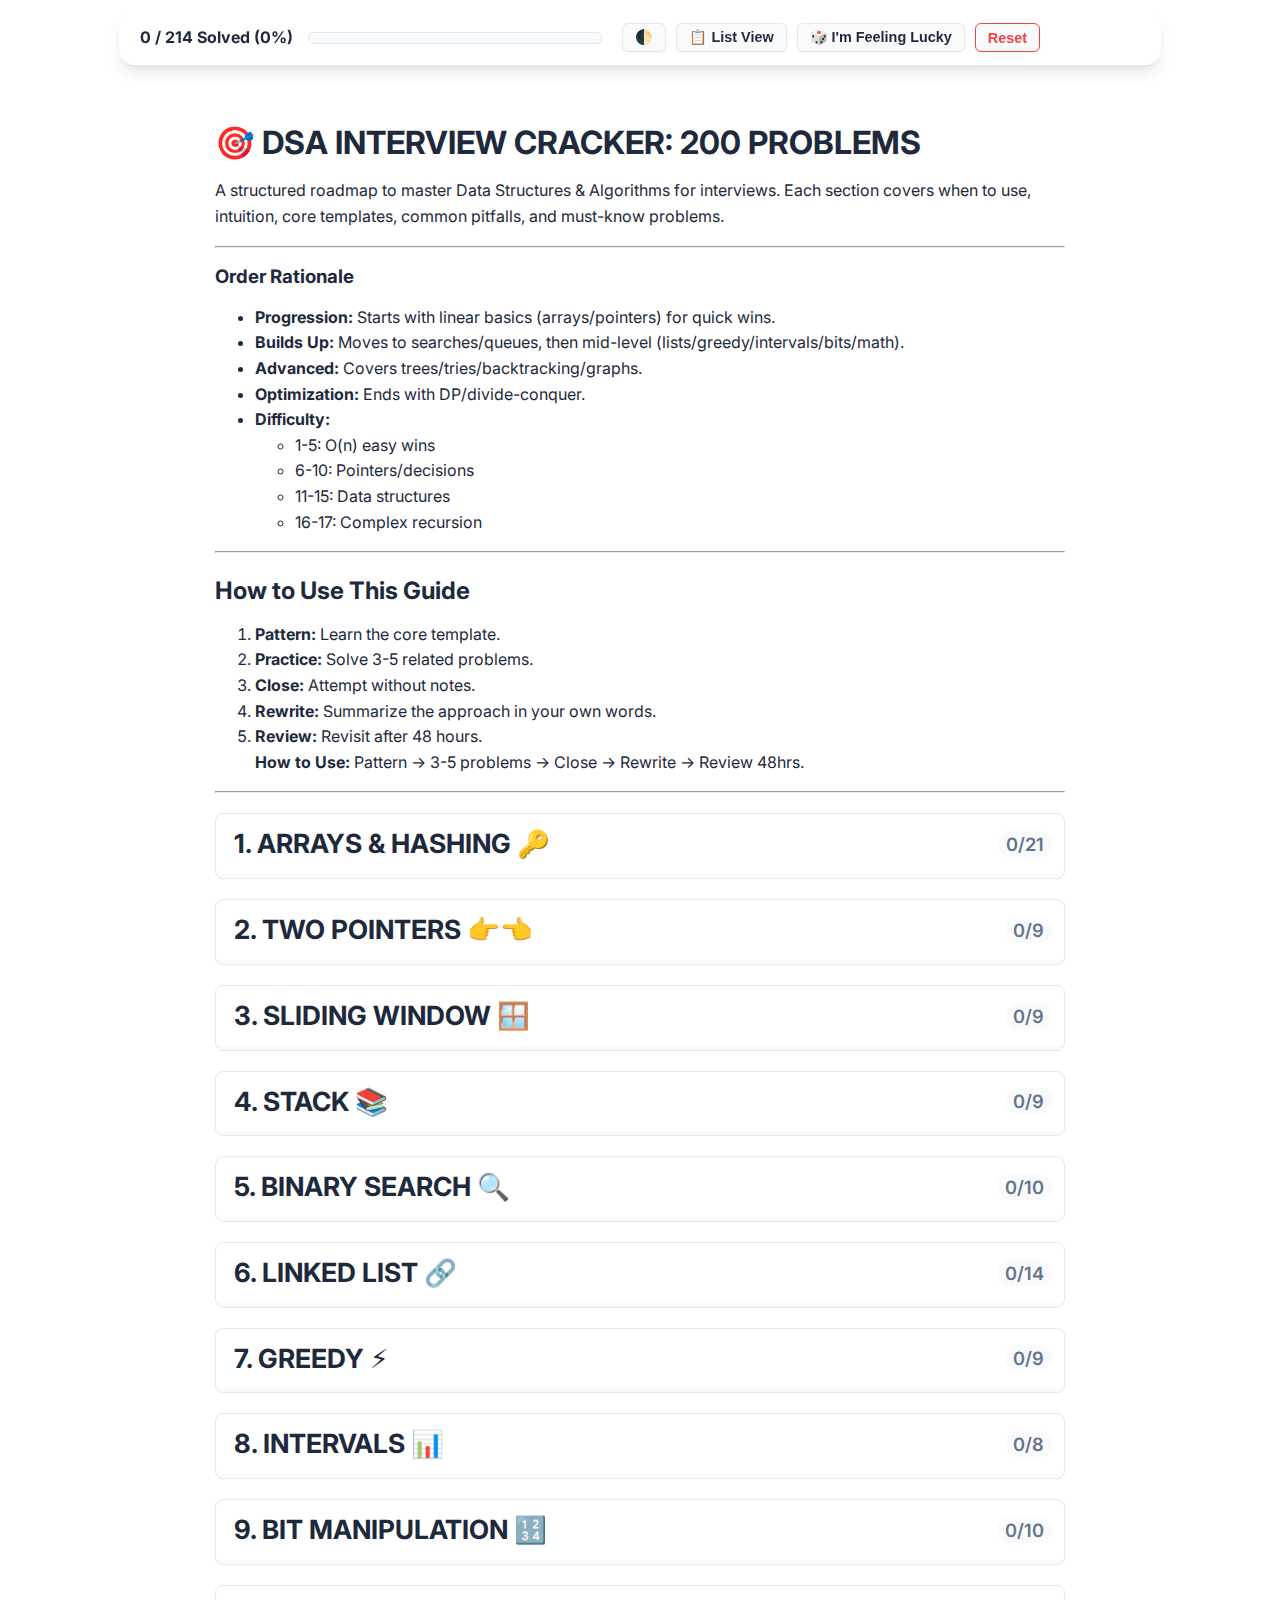
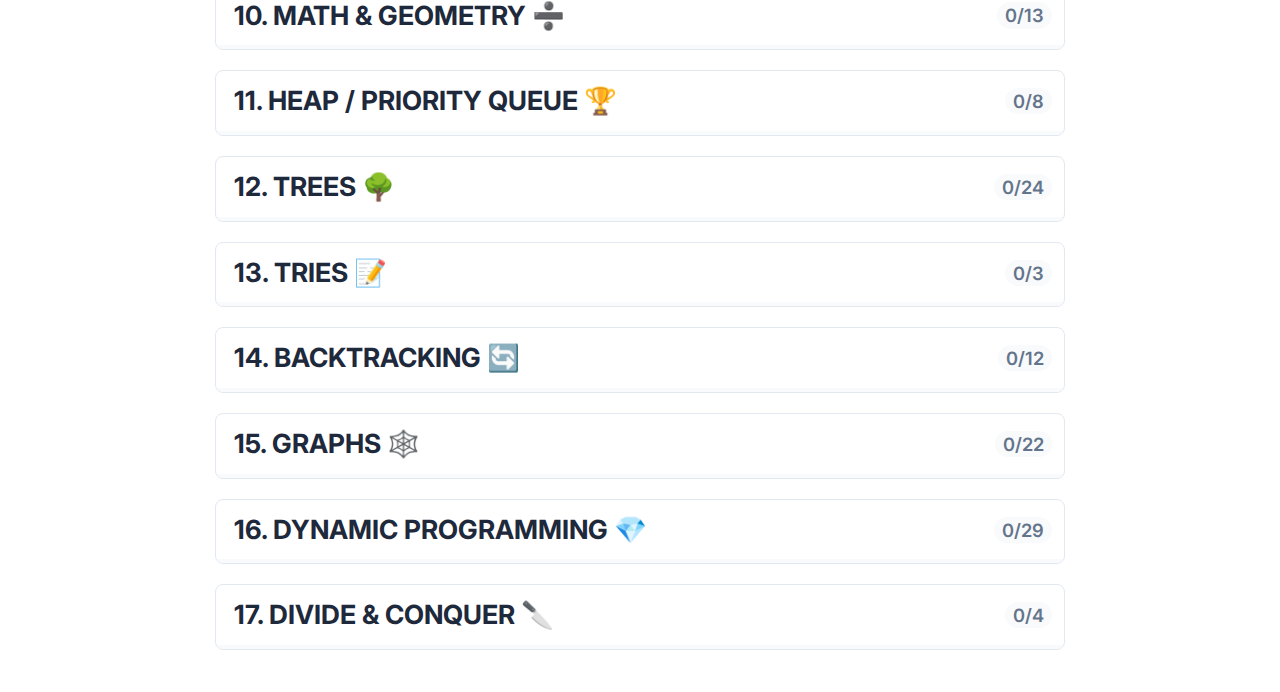
<file: index.html>
<!DOCTYPE html>
<html>
<head>
    <title>DSA</title>
    <meta charset="utf-8">
    <meta name="viewport" content="width=device-width, initial-scale=1.0">

    <link rel="preconnect" href="https://fonts.googleapis.com">
    <link rel="preconnect" href="https://fonts.gstatic.com" crossorigin>
    <link href="https://fonts.googleapis.com/css2?family=Inter:wght@400;500;600;700&display=swap" rel="stylesheet">
    <link rel="stylesheet"
        href="file:////Users/devesrawat/.vscode/extensions/shd101wyy.markdown-preview-enhanced-0.8.20/crossnote/dependencies/katex/katex.min.css">
    <style>
        html body {
            font-family: 'Helvetica Neue', Helvetica, 'Segoe UI', Arial, freesans, sans-serif;
            font-size: 16px;
            line-height: 1.6;
            color: var(--text-primary);
            background-color: var(--bg-primary);
            overflow: initial;
            box-sizing: border-box;
            word-wrap: break-word
        }

        html body h1,
        html body h2,
        html body h3,
        html body h4,
        html body h5,
        html body h6 {
            line-height: 1.2;
            margin-top: 1em;
            margin-bottom: 16px;
            color: var(--text-primary);
        }

        html body strong {
            color: var(--text-primary);
        }

        html body a {
            color: var(--accent-green);
            text-decoration: none
        }

        html body a:hover {
            color: var(--accent-green);
            text-decoration: underline;
        }

        /* Update Code Blocks for Dark Mode Support */
        code[class*=language-],
        pre[class*=language-] {
            color: var(--text-primary);
            background: 0 0;
            font-family: Consolas, "Liberation Mono", Menlo, Courier, monospace;
            text-align: left;
            line-height: 1.5;
        }

        pre[class*=language-] {
            padding: 1em;
            margin: .5em 0;
            overflow: auto;
            border-radius: 6px;
            background: var(--bg-secondary);
            border: 1px solid var(--border-color);
            box-shadow: inset 0 1px 2px rgba(0, 0, 0, 0.03);
        }

        :not(pre)>code[class*=language-] {
            background: var(--bg-secondary);
            color: var(--accent-danger);
            padding: .1em;
            border-radius: .3em;
        }

        /* Syntax Highlighting Tokens */
        .token.comment,
        .token.prolog,
        .token.doctype,
        .token.cdata {
            color: var(--token-comment);
            font-style: italic;
        }

        .token.punctuation {
            color: var(--text-secondary);
        }

        .token.namespace {
            opacity: .7;
        }

        .token.property,
        .token.tag,
        .token.boolean,
        .token.number,
        .token.constant,
        .token.symbol,
        .token.deleted {
            color: var(--token-number);
        }

        .token.selector,
        .token.attr-name,
        .token.string,
        .token.char,
        .token.builtin,
        .token.inserted {
            color: var(--token-string);
        }

        .token.operator,
        .token.entity,
        .token.url,
        .language-css .token.string,
        .style .token.string {
            color: var(--token-operator);
        }

        .token.atrule,
        .token.attr-value,
        .token.keyword {
            color: var(--token-keyword);
        }

        .token.function,
        .token.class-name {
            color: var(--token-function);
        }

        .token.regex,
        .token.important,
        .token.variable {
            color: var(--token-variable);
        }

        .token.bold {
            font-weight: bold;
        }

        .token.italic {
            font-style: italic;
        }

        /* Global List View Container */
        #dsa-global-list-view {
            display: none;
            padding: 20px;
            max-width: 900px;
            margin: 0 auto;
        }

        #dsa-global-list-view.active {
            display: block;
        }

        /* Hide main content when list view is active */
        body.view-mode-list .crossnote {
            display: none !important;
        }

        /* List Items in Global View */
        .dsa-list-item {
            display: flex;
            align-items: center;
            justify-content: space-between;
            padding: 12px 15px;
            margin-bottom: 8px;
            background: var(--bg-secondary);
            border: 1px solid var(--border-color);
            border-radius: 6px;
            transition: transform 0.1s;
        }

        .dsa-list-no {
            font-family: monospace;
            color: var(--text-secondary);
            width: 50px;
            /* Increased to fit 3 digits */
            min-width: 50px;
            /* Prevent shrinking */
            margin-right: 10px;
            font-weight: bold;
        }

        .dsa-list-item:hover {
            transform: translateY(-1px);
            box-shadow: 0 2px 5px rgba(0, 0, 0, 0.05);
        }

        .dsa-list-item.completed {
            background-color: #f0fff4;
            border-color: #bbf7d0;
        }

        .dark-mode .dsa-list-item.completed {
            background-color: #064e3b;
            border-color: #065f46;
        }

        .dsa-list-left {
            display: flex;
            align-items: center;
            gap: 15px;
            /* Use gap for consistent spacing */
            flex: 1;
            min-width: 0;
            /* Enable flex truncation */
            margin-right: 15px;
            /* Spacing from badge */
        }

        .dsa-problem-link {
            color: var(--text-primary);
            font-weight: 500;
            text-decoration: none;
            white-space: nowrap;
            overflow: hidden;
            text-overflow: ellipsis;
        }

        .dsa-problem-link:hover {
            color: var(--accent-green);
        }

        /* Badges */
        .dsa-badge {
            font-size: 0.75em;
            font-weight: bold;
            padding: 4px 12px;
            border-radius: 99px;
            white-space: nowrap;
        }

        .dsa-badge.Easy {
            background: #dcfce7;
            color: #166534;
        }

        .dsa-badge.Medium {
            background: #fff7ed;
            color: #9a3412;
        }

        .dsa-badge.Hard {
            background: #fef2f2;
            color: #991b1b;
        }

        .dark-mode .dsa-badge.Easy {
            background: #064e3b;
            color: #a7f3d0;
        }

        .dark-mode .dsa-badge.Medium {
            background: #431407;
            color: #fdba74;
        }

        .dark-mode .dsa-badge.Hard {
            background: #450a0a;
            color: #fca5a5;
        }

        /* Sort Controls */
        .dsa-sort-controls {
            display: flex;
            justify-content: center;
            /* Center the button */
            padding: 10px 0;
            position: sticky;
            top: 60px;
            /* Adjust based on dashboard height */
            z-index: 900;
            background: var(--bg-primary);
            /* Ensure background covers content */
            border-bottom: 1px solid var(--border-color);
            margin-bottom: 15px;
        }

        .dsa-sort-label {
            color: var(--text-secondary);
            font-size: 0.9em;
        }

        .dsa-sort-btn {
            background: var(--bg-secondary);
            border: 1px solid var(--border-color);
            color: var(--text-primary);
            padding: 5px 12px;
            border-radius: 4px;
            cursor: pointer;
            font-size: 0.9em;
        }

        .dsa-sort-btn:hover {
            background: var(--hover-bg);
        }

        .dsa-sort-btn.active {
            background: var(--accent-green);
            color: white;
            border-color: var(--accent-green);
        }

        /* Highlight Animation */
        @keyframes dsa-flash {
            0% {
                background-color: var(--accent-green);
                color: white;
            }

            40% {
                background-color: var(--accent-green);
                color: white;
            }

            100% {
                background-color: transparent;
                color: inherit;
            }
        }

        .dsa-highlight-item {
            animation: dsa-flash 2.5s ease-out;
            border-radius: 4px;
        }



        html body blockquote {
            margin: 16px 0;
            font-size: inherit;
            padding: 0 15px;
            color: var(--text-secondary);
            background-color: var(--bg-secondary);
            border-left: 4px solid var(--border-color);
        }

        html body table td,
        html body table th {
            border: 1px solid var(--border-color);
            padding: 6px 13px;
            color: var(--text-primary);
        }

        html body table th {
            font-weight: 700;
            background-color: var(--bg-secondary);
        }

        html body .highlight {
            margin-bottom: 16px
        }

        html body .highlight pre,
        html body pre {
            padding: 1em;
            overflow: auto;
            line-height: 1.45;
            border: #d6d6d6;
            border-radius: 3px
        }

        html body .highlight pre {
            margin-bottom: 0;
            word-break: normal
        }

        html body pre code,
        html body pre tt {
            display: inline;
            max-width: initial;
            padding: 0;
            margin: 0;
            overflow: initial;
            line-height: inherit;
            word-wrap: normal;
            background-color: transparent;
            border: 0
        }

        html body pre code:after,
        html body pre code:before,
        html body pre tt:after,
        html body pre tt:before {
            content: normal
        }

        html body blockquote,
        html body dl,
        html body ol,
        html body p,
        html body pre,
        html body ul {
            margin-top: 0;
            margin-bottom: 16px
        }

        html body kbd {
            color: #000;
            border: 1px solid #d6d6d6;
            border-bottom: 2px solid #c7c7c7;
            padding: 2px 4px;
            background-color: #f0f0f0;
            border-radius: 3px
        }

        @media print {
            html body {
                background-color: #fff
            }

            html body h1,
            html body h2,
            html body h3,
            html body h4,
            html body h5,
            html body h6 {
                color: #000;
                page-break-after: avoid
            }

            html body blockquote {
                color: #5c5c5c
            }

            html body pre {
                page-break-inside: avoid
            }

            html body table {
                display: table
            }

            html body img {
                display: block;
                max-width: 100%;
                max-height: 100%
            }

            html body code,
            html body pre {
                word-wrap: break-word;
                white-space: pre
            }
        }

        .markdown-preview {
            width: 100%;
            height: 100%;
            box-sizing: border-box
        }

        .markdown-preview ul {
            list-style: disc
        }

        .markdown-preview ul ul {
            list-style: circle
        }

        .markdown-preview ul ul ul {
            list-style: square
        }

        .markdown-preview ol {
            list-style: decimal
        }

        .markdown-preview ol ol,
        .markdown-preview ul ol {
            list-style-type: lower-roman
        }

        .markdown-preview ol ol ol,
        .markdown-preview ol ul ol,
        .markdown-preview ul ol ol,
        .markdown-preview ul ul ol {
            list-style-type: lower-alpha
        }

        .markdown-preview .newpage,
        .markdown-preview .pagebreak {
            page-break-before: always
        }

        .markdown-preview pre.line-numbers {
            position: relative;
            padding-left: 3.8em;
            counter-reset: linenumber
        }

        .markdown-preview pre.line-numbers>code {
            position: relative
        }

        .markdown-preview pre.line-numbers .line-numbers-rows {
            position: absolute;
            pointer-events: none;
            top: 1em;
            font-size: 100%;
            left: 0;
            width: 3em;
            letter-spacing: -1px;
            border-right: 1px solid #999;
            -webkit-user-select: none;
            -moz-user-select: none;
            -ms-user-select: none;
            user-select: none
        }

        .markdown-preview pre.line-numbers .line-numbers-rows>span {
            pointer-events: none;
            display: block;
            counter-increment: linenumber
        }

        .markdown-preview pre.line-numbers .line-numbers-rows>span:before {
            content: counter(linenumber);
            color: #999;
            display: block;
            padding-right: .8em;
            text-align: right
        }

        .markdown-preview .mathjax-exps .MathJax_Display {
            text-align: center !important
        }

        .markdown-preview:not([data-for=preview]) .code-chunk .code-chunk-btn-group {
            display: none
        }

        .markdown-preview:not([data-for=preview]) .code-chunk .status {
            display: none
        }

        .markdown-preview:not([data-for=preview]) .code-chunk .output-div {
            margin-bottom: 16px
        }

        .markdown-preview .md-toc {
            padding: 0
        }

        .markdown-preview .md-toc .md-toc-link-wrapper .md-toc-link {
            display: inline;
            padding: .25rem 0
        }

        .markdown-preview .md-toc .md-toc-link-wrapper .md-toc-link div,
        .markdown-preview .md-toc .md-toc-link-wrapper .md-toc-link p {
            display: inline
        }

        .markdown-preview .md-toc .md-toc-link-wrapper.highlighted .md-toc-link {
            font-weight: 800
        }

        .scrollbar-style::-webkit-scrollbar {
            width: 8px
        }

        .scrollbar-style::-webkit-scrollbar-track {
            border-radius: 10px;
            background-color: transparent
        }

        .scrollbar-style::-webkit-scrollbar-thumb {
            border-radius: 5px;
            background-color: rgba(150, 150, 150, .66);
            border: 4px solid rgba(150, 150, 150, .66);
            background-clip: content-box
        }

        html body[for=html-export]:not([data-presentation-mode]) {
            position: relative;
            width: 100%;
            height: 100%;
            top: 0;
            left: 0;
            margin: 0;
            padding: 0;
            overflow: auto
        }

        html body[for=html-export]:not([data-presentation-mode]) .markdown-preview {
            position: relative;
            top: 0;
            min-height: 100vh
        }

        @media screen and (min-width:914px) {
            html body[for=html-export]:not([data-presentation-mode]) .markdown-preview {
                padding: 2em calc(50% - 457px + 2em)
            }
        }

        @media screen and (max-width:914px) {
            html body[for=html-export]:not([data-presentation-mode]) .markdown-preview {
                padding: 2em
            }
        }

        @media screen and (max-width:450px) {
            html body[for=html-export]:not([data-presentation-mode]) .markdown-preview {
                font-size: 14px !important;
                padding: 1em
            }
        }

        @media print {
            html body[for=html-export]:not([data-presentation-mode]) #sidebar-toc-btn {
                display: none
            }
        }

        html body[for=html-export]:not([data-presentation-mode]) #sidebar-toc-btn {
            position: fixed;
            bottom: 8px;
            left: 8px;
            font-size: 28px;
            cursor: pointer;
            color: inherit;
            z-index: 99;
            width: 32px;
            text-align: center;
            opacity: .4
        }

        html body[for=html-export]:not([data-presentation-mode])[html-show-sidebar-toc] #sidebar-toc-btn {
            opacity: 1
        }

        html body[for=html-export]:not([data-presentation-mode])[html-show-sidebar-toc] .md-sidebar-toc {
            position: fixed;
            top: 0;
            left: 0;
            width: 300px;
            height: 100%;
            padding: 32px 0 48px 0;
            font-size: 14px;
            box-shadow: 0 0 4px rgba(150, 150, 150, .33);
            box-sizing: border-box;
            overflow: auto;
            background-color: inherit
        }

        html body[for=html-export]:not([data-presentation-mode])[html-show-sidebar-toc] .md-sidebar-toc::-webkit-scrollbar {
            width: 8px
        }

        html body[for=html-export]:not([data-presentation-mode])[html-show-sidebar-toc] .md-sidebar-toc::-webkit-scrollbar-track {
            border-radius: 10px;
            background-color: transparent
        }

        html body[for=html-export]:not([data-presentation-mode])[html-show-sidebar-toc] .md-sidebar-toc::-webkit-scrollbar-thumb {
            border-radius: 5px;
            background-color: rgba(150, 150, 150, .66);
            border: 4px solid rgba(150, 150, 150, .66);
            background-clip: content-box
        }

        html body[for=html-export]:not([data-presentation-mode])[html-show-sidebar-toc] .md-sidebar-toc a {
            text-decoration: none
        }

        html body[for=html-export]:not([data-presentation-mode])[html-show-sidebar-toc] .md-sidebar-toc .md-toc {
            padding: 0 16px
        }

        html body[for=html-export]:not([data-presentation-mode])[html-show-sidebar-toc] .md-sidebar-toc .md-toc .md-toc-link-wrapper .md-toc-link {
            display: inline;
            padding: .25rem 0
        }

        html body[for=html-export]:not([data-presentation-mode])[html-show-sidebar-toc] .md-sidebar-toc .md-toc .md-toc-link-wrapper .md-toc-link div,
        html body[for=html-export]:not([data-presentation-mode])[html-show-sidebar-toc] .md-sidebar-toc .md-toc .md-toc-link-wrapper .md-toc-link p {
            display: inline
        }

        html body[for=html-export]:not([data-presentation-mode])[html-show-sidebar-toc] .md-sidebar-toc .md-toc .md-toc-link-wrapper.highlighted .md-toc-link {
            font-weight: 800
        }

        html body[for=html-export]:not([data-presentation-mode])[html-show-sidebar-toc] .markdown-preview {
            left: 300px;
            width: calc(100% - 300px);
            padding: 2em calc(50% - 457px - 300px / 2);
            margin: 0;
            box-sizing: border-box
        }

        @media screen and (max-width:1274px) {
            html body[for=html-export]:not([data-presentation-mode])[html-show-sidebar-toc] .markdown-preview {
                padding: 2em
            }
        }

        @media screen and (max-width:450px) {
            html body[for=html-export]:not([data-presentation-mode])[html-show-sidebar-toc] .markdown-preview {
                width: 100%
            }
        }

        html body[for=html-export]:not([data-presentation-mode]):not([html-show-sidebar-toc]) .markdown-preview {
            left: 50%;
            transform: translateX(-50%)
        }

        html body[for=html-export]:not([data-presentation-mode]):not([html-show-sidebar-toc]) .md-sidebar-toc {
            display: none
        }

        /* Please visit the URL below for more information: */
        /*   https://shd101wyy.github.io/markdown-preview-enhanced/#/customize-css */
        /* DSA Tracker Custom CSS */

        /* Theme Variables */
        :root {
            /* Modern Palette (Slate/Emerald) */
            --bg-primary: #ffffff;
            --bg-secondary: #f8fafc;
            --text-primary: #1e293b;
            --text-secondary: #64748b;
            --border-color: #e2e8f0;
            --accent-green: #10b981;
            --accent-danger: #ef4444;
            --card-bg: #ffffff;
            --hover-bg: #f1f5f9;

            /* Shadows for depth */
            --shadow-sm: 0 1px 2px 0 rgb(0 0 0 / 0.05);
            --shadow-md: 0 4px 6px -1px rgb(0 0 0 / 0.1), 0 2px 4px -1px rgb(0 0 0 / 0.06);
            --shadow-lg: 0 10px 15px -3px rgb(0 0 0 / 0.1), 0 4px 6px -2px rgb(0 0 0 / 0.05);

            /* Syntax Highlighting - Light */
            --token-comment: #6a737d;
            --token-keyword: #d73a49;
            --token-function: #6f42c1;
            --token-string: #032f62;
            --token-number: #005cc5;
            --token-operator: #d73a49;
            --token-variable: #e36209;
        }

        .dark-mode {
            /* Dark Mode Palette (Slate 900) */
            --bg-primary: #0f172a;
            --bg-secondary: #1e293b;
            --text-primary: #f1f5f9;
            --text-secondary: #94a3b8;
            --border-color: #334155;
            --accent-green: #34d399;
            --accent-danger: #f87171;
            --card-bg: #1e293b;
            --hover-bg: #334155;

            --shadow-sm: 0 1px 2px 0 rgb(0 0 0 / 0.3);
            --shadow-md: 0 4px 6px -1px rgb(0 0 0 / 0.4);

            /* Syntax Highlighting - Dark */
            --token-comment: #8b949e;
            --token-keyword: #ff7b72;
            --token-function: #d2a8ff;
            --token-string: #a5d6ff;
            --token-number: #79c0ff;
            --token-operator: #ff7b72;
            --token-variable: #ffa657;

            color: var(--text-primary);
            background-color: var(--bg-primary);
        }

        html body {
            font-family: 'Inter', system-ui, -apple-system, sans-serif;
            font-size: 16px;
            line-height: 1.6;
            color: var(--text-primary);
            background-color: var(--bg-primary);
            overflow: initial;
            box-sizing: border-box;
            word-wrap: break-word;
            padding-top: 100px;
            /* Clear floating dashboard */
            -webkit-font-smoothing: antialiased;
            /* Crisp text */
            -moz-osx-font-smoothing: grayscale;
        }

        /* Dashboard - Glassmorphism & Floating */
        .dsa-tracker-dashboard {
            position: fixed;
            top: 10px;
            left: 50%;
            transform: translateX(-50%);
            width: 90%;
            max-width: 1000px;
            background: rgba(255, 255, 255, 0.85);
            backdrop-filter: blur(12px);
            -webkit-backdrop-filter: blur(12px);
            border: 1px solid rgba(255, 255, 255, 0.4);
            z-index: 1000;
            padding: 12px 20px;
            border-radius: 16px;
            box-shadow: var(--shadow-lg);
            display: flex;
            justify-content: space-between;
            align-items: center;
            transition: all 0.3s ease;
        }

        .dark-mode .dsa-tracker-dashboard {
            background: rgba(30, 41, 59, 0.85);
            /* Dark slate with opacity */
            border-color: rgba(255, 255, 255, 0.1);
        }

        /* Sort Controls Sticky Header */
        .dsa-sort-controls {
            display: flex;
            justify-content: center;
            padding: 15px 0;
            position: sticky;
            top: 80px;
            /* Adjusted for floating dashboard */
            z-index: 900;
            background: rgba(255, 255, 255, 0.9);
            backdrop-filter: blur(8px);
            margin-bottom: 20px;
            border-bottom: 1px solid var(--border-color);
            transition: background-color 0.3s;
        }

        .dark-mode .dsa-sort-controls {
            background: rgba(15, 23, 42, 0.9);
        }

        /* Buttons (Premium Feel) */
        .dsa-btn,
        .dsa-sort-btn {
            padding: 8px 16px;
            border: 1px solid var(--border-color);
            border-radius: 8px;
            cursor: pointer;
            font-size: 0.9rem;
            font-weight: 500;
            transition: all 0.2s cubic-bezier(0.4, 0, 0.2, 1);
            background: var(--bg-primary);
            color: var(--text-primary);
            box-shadow: var(--shadow-sm);
        }

        .dsa-btn:hover,
        .dsa-sort-btn:hover {
            transform: translateY(-1px);
            box-shadow: var(--shadow-md);
            background: var(--hover-bg);
        }

        .dsa-btn:active,
        .dsa-sort-btn:active {
            transform: translateY(0);
        }

        /* List Items (Modern Cards) */
        .dsa-list-item {
            display: flex;
            align-items: center;
            justify-content: space-between;
            padding: 14px 20px;
            margin-bottom: 8px;
            background: var(--card-bg);
            border: 1px solid var(--border-color);
            border-radius: 12px;
            transition: all 0.2s cubic-bezier(0.4, 0, 0.2, 1);
        }

        .dsa-list-item:hover {
            transform: translateY(-2px);
            box-shadow: var(--shadow-md);
            border-color: var(--accent-green);
        }

        /* Badges */
        .dsa-badge {
            font-size: 0.75rem;
            font-weight: 600;
            padding: 4px 10px;
            border-radius: 20px;
            letter-spacing: 0.02em;
        }

        .dsa-dashboard-content {
            max-width: 900px;
            width: 100%;
            display: flex;
            align-items: center;
            justify-content: space-between;
            gap: 20px;
        }

        .dsa-progress-container {
            flex: 1;
            display: flex;
            align-items: center;
            gap: 15px;
        }

        #dsa-progress-text {
            font-weight: bold;
            min-width: 120px;
            color: var(--text-primary);
        }

        .dsa-progress-bar {
            flex: 1;
            height: 10px;
            background: var(--bg-secondary);
            border-radius: 5px;
            border: 1px solid var(--border-color);
            overflow: hidden;
        }

        .dsa-progress-fill {
            height: 100%;
            background: var(--accent-green);
            width: 0%;
            transition: width 0.3s ease;
        }

        .dsa-controls {
            display: flex;
            gap: 10px;
        }

        .dsa-btn {
            padding: 5px 12px;
            border: 1px solid var(--border-color);
            border-radius: 6px;
            cursor: pointer;
            font-weight: 600;
            background: var(--bg-secondary);
            color: var(--text-primary);
            transition: 0.2s;
        }

        .dsa-btn:hover {
            background: var(--hover-bg);
        }

        .dsa-btn-danger {
            color: var(--accent-danger);
            border-color: var(--accent-danger);
        }

        .dsa-btn-danger:hover {
            background: var(--accent-danger);
            color: white;
        }

        /* Accordion Styles */
        .dsa-section-header {
            cursor: pointer;
            display: flex !important;
            flex-direction: column;
            /* Stack main text and progress bar */
            justify-content: center;
            padding: 0 !important;
            /* Reset padding for custom inner layout */
            margin: 20px 0 10px 0 !important;
            background: var(--card-bg);
            border-radius: 8px;
            border: 1px solid var(--border-color);
            transition: all 0.2s;
            user-select: none;
            overflow: hidden;
            position: relative;
        }

        .dsa-section-header:hover {
            border-color: var(--text-secondary);
            box-shadow: 0 2px 4px rgba(0, 0, 0, 0.05);
        }

        /* Inner container for flex layout of text/icon */
        .dsa-header-inner {
            display: flex;
            align-items: center;
            justify-content: space-between;
            padding: 14px 18px;
            width: 100%;
            background: transparent;
            z-index: 2;
        }

        .dsa-section-title {
            font-weight: 700;
            color: var(--text-primary);
            font-size: 1.1em;
            display: flex;
            align-items: center;
            gap: 10px;
        }

        .dsa-section-meta {
            display: flex;
            align-items: center;
            gap: 12px;
            font-size: 0.9em;
            color: var(--text-secondary);
        }

        .dsa-mini-badge {
            background: var(--bg-secondary);
            padding: 2px 8px;
            border-radius: 99px;
            font-weight: 600;
            font-size: 0.85em;
            color: var(--text-secondary);
        }

        .dsa-section-header.dsa-completed-section .dsa-mini-badge {
            background: #dcfce7;
            color: #166534;
        }

        .dark-mode .dsa-section-header.dsa-completed-section .dsa-mini-badge {
            background: #064e3b;
            color: #a7f3d0;
        }

        .dsa-header-icon {
            transition: transform 0.3s;
            transform: rotate(0deg);
            font-size: 0.8em;
        }

        .dsa-section-header.dsa-collapsed .dsa-header-icon {
            transform: rotate(-90deg);
        }

        /* Section Progress Bar (Bottom of header) */
        .dsa-section-progress {
            height: 4px;
            width: 100%;
            background: var(--bg-secondary);
            position: relative;
        }

        .dsa-section-progress-fill {
            height: 100%;
            background: var(--accent-green);
            width: 0%;
            transition: width 0.5s ease;
        }

        .dsa-section-content {
            animation: fadeIn 0.3s ease-in-out;
            padding: 0 4px;
        }

        @keyframes fadeIn {
            from {
                opacity: 0;
                transform: translateY(-5px);
            }

            to {
                opacity: 1;
                transform: translateY(0);
            }
        }

        /* Checkbox & List Styles */
        .dsa-checkbox {
            margin-right: 10px !important;
            cursor: pointer;
            width: 16px;
            height: 16px;
            vertical-align: text-bottom;
        }

        .dsa-completed {
            text-decoration: line-through;
            opacity: 0.7;
        }

        /* Adjust main content padding so dashboard doesn't cover it */
        body {
            padding-top: 60px !important;
        }
    </style>
    <!-- The content below will be included at the end of the <head> element. -->
    <script type="text/javascript">
        document.addEventListener("DOMContentLoaded", function () {
            const STORAGE_KEY = 'dsa-tracker-progress';
            let state = JSON.parse(localStorage.getItem(STORAGE_KEY)) || {};
            let totalProblems = 0;

            // Theme Logic
            const THEME_KEY = 'dsa-theme';
            const body = document.body;
            const currentTheme = localStorage.getItem(THEME_KEY);

            if (currentTheme === 'dark') {
                body.classList.add('dark-mode');
            }

            // 1. Inject Dashboard
            const dashboard = document.createElement('div');
            dashboard.className = 'dsa-tracker-dashboard';
            dashboard.innerHTML = `
                <div class="dsa-dashboard-content">
                    <div class="dsa-progress-container">
                        <span id="dsa-progress-text">Loading...</span>
                        <div class="dsa-progress-bar"><div class="dsa-progress-fill" id="dsa-progress-fill"></div></div>
                    </div>
                    <div class="dsa-controls">
                        <button id="dsa-theme-btn" class="dsa-btn" title="Toggle Theme">🌓</button>
                        <button id="dsa-list-btn" class="dsa-btn" title="Compact List View">📋 List View</button>
                        <button id="dsa-random-btn" class="dsa-btn">🎲 I'm Feeling Lucky</button>
                        <button id="dsa-reset-btn" class="dsa-btn dsa-btn-danger">Reset</button>
                    </div>
                </div>
            `;
            document.body.prepend(dashboard);

            // Theme Toggle Handler
            document.getElementById('dsa-theme-btn').addEventListener('click', () => {
                body.classList.toggle('dark-mode');
                const isDark = body.classList.contains('dark-mode');
                localStorage.setItem(THEME_KEY, isDark ? 'dark' : 'light');
            });

            const progressText = document.getElementById('dsa-progress-text');
            const progressFill = document.getElementById('dsa-progress-fill');

            // 2. Identify and Inject Checkboxes
            const problemListItems = [];
            // Parse all H4s to find problems
            document.querySelectorAll('h4').forEach(h4 => {
                const difficulty = h4.textContent.trim();
                if (['Easy', 'Medium', 'Hard'].some(d => difficulty.includes(d))) {
                    let nextElem = h4.nextElementSibling;
                    while (nextElem && nextElem.tagName !== 'UL' && nextElem.tagName !== 'H4') {
                        nextElem = nextElem.nextElementSibling;
                    }
                    if (nextElem && nextElem.tagName === 'UL') {
                        nextElem.classList.add('dsa-problem-list'); // Tag for List View filtering
                        nextElem.querySelectorAll('li').forEach(li => {
                            const link = li.querySelector('a');
                            if (link) {
                                totalProblems++;
                                const problemName = link.textContent.trim();
                                const id = btoa(problemName + link.getAttribute('href')).replace(/[^a-zA-Z0-9]/g, '');

                                problemListItems.push({ li, id, link });

                                // Clean up difficulty text (remove extra spaces/newlines)
                                const safeDiff = difficulty.replace(/\s+/g, ' ').trim();
                                li.setAttribute('data-diff', safeDiff);

                                const checkbox = document.createElement('input');
                                checkbox.type = 'checkbox';
                                checkbox.className = 'dsa-checkbox';
                                checkbox.checked = !!state[id];
                                if (state[id]) li.classList.add('dsa-completed');

                                checkbox.addEventListener('change', (e) => {
                                    state[id] = e.target.checked;
                                    if (e.target.checked) li.classList.add('dsa-completed');
                                    else li.classList.remove('dsa-completed');
                                    saveState();
                                    updateDashboard();
                                });
                                li.prepend(checkbox);
                            }
                        });
                    }
                }
            });

            // 3. Build Accordions & Track Section Progress
            document.querySelectorAll('h2').forEach(h2 => {
                const isTopic = /^\d+\./.test(h2.textContent.trim());
                if (!isTopic) return;

                // Create content wrapper
                const wrapper = document.createElement('div');
                wrapper.className = 'dsa-section-content';

                // Collect siblings
                let next = h2.nextSibling;
                const elementsToMove = [];
                while (next && next.tagName !== 'H2') {
                    elementsToMove.push(next);
                    next = next.nextSibling;
                }

                if (elementsToMove.length > 0) {
                    h2.parentNode.insertBefore(wrapper, h2.nextSibling);
                    elementsToMove.forEach(el => wrapper.appendChild(el));

                    h2.classList.add('dsa-section-header');

                    // --- Enhanced Header Rendering ---
                    const originalText = h2.textContent.trim();
                    h2.innerHTML = `
                        <div class="dsa-header-inner">
                            <span class="dsa-section-title">${originalText}</span>
                            <div class="dsa-section-meta">
                                <span class="dsa-mini-badge">0/0</span>
                                <span class="dsa-header-icon">▼</span>
                            </div>
                        </div>
                        <div class="dsa-section-progress">
                            <div class="dsa-section-progress-fill" style="width: 0%"></div>
                        </div>
                    `;

                    // Stats Logic for this section
                    const checkboxes = wrapper.querySelectorAll('.dsa-checkbox');
                    const sectionTotal = checkboxes.length;
                    const badge = h2.querySelector('.dsa-mini-badge');
                    const fill = h2.querySelector('.dsa-section-progress-fill');

                    const updateSectionStats = () => {
                        const checkedCount = Array.from(checkboxes).filter(cb => cb.checked).length;
                        const pct = sectionTotal === 0 ? 0 : Math.round((checkedCount / sectionTotal) * 100);

                        badge.textContent = `${checkedCount}/${sectionTotal}`;
                        fill.style.width = `${pct}%`;

                        // Completion Styling (green badge)
                        if (checkedCount === sectionTotal && sectionTotal > 0) {
                            h2.classList.add('dsa-completed-section');
                        } else {
                            h2.classList.remove('dsa-completed-section');
                        }
                    };

                    // Initial Update
                    updateSectionStats();

                    // Listen for global updates or specific checkbox changes
                    // Since specific validation relies on event bubbling or direct attachment:
                    // We'll attach a listener to each checkbox in this wrapper
                    checkboxes.forEach(cb => {
                        cb.addEventListener('change', updateSectionStats);
                    });

                    // Toggle Logic
                    // Use inner container to prevent progress bar clicks from triggering
                    h2.querySelector('.dsa-header-inner').addEventListener('click', (e) => {
                        h2.classList.toggle('dsa-collapsed');
                        wrapper.style.display = h2.classList.contains('dsa-collapsed') ? 'none' : 'block';
                    });

                    // Default state
                    h2.classList.add('dsa-collapsed');
                    wrapper.style.display = 'none';
                }
            });



            // 4. State Helpers
            function saveState() {
                localStorage.setItem(STORAGE_KEY, JSON.stringify(state));
            }

            function updateDashboard() {
                const solved = Object.values(state).filter(Boolean).length;
                const percentage = totalProblems === 0 ? 0 : Math.round((solved / totalProblems) * 100);
                progressText.textContent = `${solved} / ${totalProblems} Solved (${percentage}%)`;
                progressFill.style.width = `${percentage}%`;
            }

            const VIEW_KEY = 'dsa-view-mode';

            // Inject Global List Container
            const globalListContainer = document.createElement('div');
            globalListContainer.id = 'dsa-global-list-view';
            document.body.appendChild(globalListContainer);

            let currentSort = 'default'; // 'default' | 'easy_hard' | 'hard_easy' | 'random'
            let currentFilter = 'all'; // 'all' | 'easy' | 'medium' | 'hard' | 'todo' | 'done'

            function renderGlobalList() {
                globalListContainer.innerHTML = '';

                let sortLabel, nextMode;
                switch (currentSort) {
                    case 'default': sortLabel = 'Default'; nextMode = 'easy_hard'; break;
                    case 'easy_hard': sortLabel = 'Easy → Hard'; nextMode = 'hard_easy'; break;
                    case 'hard_easy': sortLabel = 'Hard → Easy'; nextMode = 'random'; break;
                    case 'random': sortLabel = 'Random Shuffle'; nextMode = 'default'; break;
                }

                // Controls
                const controls = document.createElement('div');
                controls.className = 'dsa-sort-controls';

                controls.innerHTML = `
                    <div style="display: flex; gap: 12px; align-items: center;">
                        <!-- Filter Dropdown -->
                        <div class="dsa-select-wrapper">
                            <select id="dsa-filter-select" class="dsa-btn" onchange="window.setFilter(this.value)">
                                <option value="all" ${currentFilter === 'all' ? 'selected' : ''}>Filter: All</option>
                                <option value="easy" ${currentFilter === 'easy' ? 'selected' : ''}>Difficulty: Easy</option>
                                <option value="medium" ${currentFilter === 'medium' ? 'selected' : ''}>Difficulty: Medium</option>
                                <option value="hard" ${currentFilter === 'hard' ? 'selected' : ''}>Difficulty: Hard</option>
                                <option value="todo" ${currentFilter === 'todo' ? 'selected' : ''}>Status: To Do</option>
                                <option value="done" ${currentFilter === 'done' ? 'selected' : ''}>Status: Done</option>
                            </select>
                        </div>

                        <!-- Sort Toggle -->
                        <button class="dsa-sort-btn active" onclick="window.setSort('${nextMode}')" style="min-width: 200px; display: inline-flex; justify-content: space-between; align-items: center; gap: 10px;">
                            <span>Sort: <strong>${sortLabel}</strong></span>
                            <span>🔄</span>
                        </button>
                    </div>
                `;
                globalListContainer.appendChild(controls);

                // Clone and Sort Items
                let items = [...problemListItems];

                // 1. apply Filter
                if (currentFilter !== 'all') {
                    items = items.filter(item => {
                        const diff = (item.li.getAttribute('data-diff') || 'Unknown');
                        const isCompleted = state[item.id] || false;

                        if (currentFilter === 'easy') return diff.includes('Easy');
                        if (currentFilter === 'medium') return diff.includes('Medium');
                        if (currentFilter === 'hard') return diff.includes('Hard');
                        if (currentFilter === 'todo') return !isCompleted;
                        if (currentFilter === 'done') return isCompleted;
                        return true;
                    });
                }

                // 2. Apply Sort
                if (currentSort === 'easy_hard' || currentSort === 'hard_easy') {
                    const weight = { 'Easy': 1, 'Medium': 2, 'Hard': 3, 'Unknown': 99 };
                    items.sort((a, b) => {
                        const da = a.li.getAttribute('data-diff') || 'Unknown';
                        const db = b.li.getAttribute('data-diff') || 'Unknown';
                        const wA = weight[da] !== undefined ? weight[da] : 99;
                        const wB = weight[db] !== undefined ? weight[db] : 99;
                        const diff = wA - wB;
                        return currentSort === 'easy_hard' ? diff : -diff;
                    });
                } else if (currentSort === 'random') {
                    // Fisher-Yates Shuffle
                    for (let i = items.length - 1; i > 0; i--) {
                        const j = Math.floor(Math.random() * (i + 1));
                        [items[i], items[j]] = [items[j], items[i]];
                    }
                }

                // Render logic
                if (items.length === 0) {
                    const empty = document.createElement('div');
                    empty.style.textAlign = 'center';
                    empty.style.padding = '40px';
                    empty.style.color = 'var(--text-secondary)';
                    empty.textContent = 'No problems found for this filter.';
                    globalListContainer.appendChild(empty);
                    return;
                }

                const createItem = (item, index) => {
                    const el = document.createElement('div');
                    el.className = `dsa-list-item ${state[item.id] ? 'completed' : ''}`;
                    const diff = item.li.getAttribute('data-diff') || 'Unknown';

                    el.innerHTML = `
                        <div class="dsa-list-left">
                            <span class="dsa-list-no">${index + 1}.</span>
                            <input type="checkbox" class="dsa-checkbox" ${state[item.id] ? 'checked' : ''}>
                            <a href="${item.link.href}" target="_blank" class="dsa-problem-link">${item.link.textContent}</a>
                        </div>
                        <span class="dsa-badge ${diff}">${diff}</span>
                    `;

                    // Bind Events
                    const cb = el.querySelector('input');
                    cb.addEventListener('change', (e) => {
                        const checked = e.target.checked;
                        state[item.id] = checked;
                        saveState();

                        // Sync original DOM
                        const originalCb = item.li.querySelector('.dsa-checkbox');
                        if (originalCb) {
                            originalCb.checked = checked;
                            // Trigger change on original to update section stats
                            originalCb.dispatchEvent(new Event('change'));
                        }

                        // Update UI
                        if (checked) el.classList.add('completed');
                        else el.classList.remove('completed');

                        // Re-render if filtering by status to remove/add dynamically
                        if (currentFilter === 'todo' || currentFilter === 'done') {
                            renderGlobalList();
                        }
                        updateDashboard();
                    });

                    globalListContainer.appendChild(el);
                }

                items.forEach(createItem);
            }

            // Expose logic
            window.setSort = (mode) => {
                currentSort = mode;
                renderGlobalList();
            };
            window.setFilter = (mode) => {
                currentFilter = mode;
                renderGlobalList();
            };

            // Toggle Logic
            function toggleListView(show) {
                const listBtn = document.getElementById('dsa-list-btn');

                if (show) {
                    document.body.classList.add('view-mode-list');
                    globalListContainer.classList.add('active');
                    if (listBtn) {
                        listBtn.textContent = '📝 Full View';
                        listBtn.style.background = 'var(--accent-green)';
                        listBtn.style.color = 'white';
                    }
                    renderGlobalList();
                } else {
                    document.body.classList.remove('view-mode-list');
                    globalListContainer.classList.remove('active');
                    if (listBtn) {
                        listBtn.textContent = '📋 List View';
                        listBtn.style.background = '';
                        listBtn.style.color = '';
                    }
                }
                localStorage.setItem(VIEW_KEY, show ? 'list' : 'full');
            }

            // List View Button
            const listBtn = document.getElementById('dsa-list-btn');
            if (listBtn) {
                listBtn.addEventListener('click', () => {
                    const isList = document.body.classList.contains('view-mode-list');
                    toggleListView(!isList);
                });
            }

            // Init View State
            const savedView = localStorage.getItem(VIEW_KEY);
            if (savedView === 'list') {
                toggleListView(true);
            }

            // 6. Button Handlers
            document.getElementById('dsa-random-btn').addEventListener('click', () => {
                const unsolved = problemListItems.filter(item => !state[item.id]);
                if (unsolved.length === 0) {
                    alert("🎉 You've solved everything! Amazing!");
                    return;
                }
                const randomItem = unsolved[Math.floor(Math.random() * unsolved.length)];

                // If in list view, use global container
                if (document.body.classList.contains('view-mode-list')) {
                    const allGlobalItems = globalListContainer.querySelectorAll('.dsa-problem-link');
                    for (let link of allGlobalItems) {
                        if (link.textContent === randomItem.link.textContent) {
                            const row = link.closest('.dsa-list-item');
                            row.scrollIntoView({ behavior: 'smooth', block: 'center' });
                            row.classList.remove('dsa-highlight-item');
                            void row.offsetWidth;
                            row.classList.add('dsa-highlight-item');
                            setTimeout(() => row.classList.remove('dsa-highlight-item'), 2500);
                            return;
                        }
                    }
                }

                // Normal Mode Logic
                const wrapper = randomItem.li.closest('.dsa-section-content');
                if (wrapper) {
                    wrapper.style.display = 'block';
                    if (wrapper.previousElementSibling && wrapper.previousElementSibling.classList.contains('dsa-collapsed')) {
                        wrapper.previousElementSibling.classList.remove('dsa-collapsed');
                    }
                }

                randomItem.link.scrollIntoView({ behavior: 'smooth', block: 'center' });
                randomItem.li.classList.remove('dsa-highlight-item');
                void randomItem.li.offsetWidth;
                randomItem.li.classList.add('dsa-highlight-item');
                setTimeout(() => {
                    randomItem.li.classList.remove('dsa-highlight-item');
                }, 2500);
            });
            document.getElementById('dsa-reset-btn').addEventListener('click', () => {
                if (confirm('Are you sure you want to reset all progress? This cannot be undone.')) {
                    state = {};
                    saveState();
                    document.querySelectorAll('.dsa-checkbox').forEach(cb => cb.checked = false);
                    document.querySelectorAll('.dsa-completed').forEach(li => li.classList.remove('dsa-completed'));
                    updateDashboard();
                }
            });

            // Initial Render
            updateDashboard();
        });
    </script>
</head>

<body for="html-export">


    <div class="crossnote markdown-preview  ">

        <h1 id="-dsa-interview-cracker-200">🎯 DSA INTERVIEW CRACKER: 200 PROBLEMS</h1>
        <p>A structured roadmap to master Data Structures &amp; Algorithms for interviews. Each section covers when to
            use, intuition, core templates, common pitfalls, and must-know problems.</p>
        <hr>
        <h3 id="order-rationale">Order Rationale </h3>
        <ul>
            <li><strong>Progression:</strong> Starts with linear basics (arrays/pointers) for quick wins.</li>
            <li><strong>Builds Up:</strong> Moves to searches/queues, then mid-level (lists/greedy/intervals/bits/math).
            </li>
            <li><strong>Advanced:</strong> Covers trees/tries/backtracking/graphs.</li>
            <li><strong>Optimization:</strong> Ends with DP/divide-conquer.</li>
            <li><strong>Difficulty:</strong>
                <ul>
                    <li>1-5: O(n) easy wins</li>
                    <li>6-10: Pointers/decisions</li>
                    <li>11-15: Data structures</li>
                    <li>16-17: Complex recursion</li>
                </ul>
            </li>
        </ul>
        <hr>
        <h2 id="how-to-use-this-guide">How to Use This Guide </h2>
        <ol>
            <li><strong>Pattern:</strong> Learn the core template.</li>
            <li><strong>Practice:</strong> Solve 3-5 related problems.</li>
            <li><strong>Close:</strong> Attempt without notes.</li>
            <li><strong>Rewrite:</strong> Summarize the approach in your own words.</li>
            <li><strong>Review:</strong> Revisit after 48 hours.<br>
                <strong>How to Use:</strong> Pattern → 3-5 problems → Close → Rewrite → Review 48hrs.
            </li>
        </ol>
        <hr>
        <h2 id="1-arrays--hashing-">1. ARRAYS &amp; HASHING 🔑 </h2>
        <h3 id="when-to-use">When to Use </h3>
        <ul>
            <li>Count frequencies/occurrences</li>
            <li>Detect duplicates/anagrams</li>
            <li>Map indices/values</li>
            <li>Subarray sums/products</li>
            <li>Signal: "unique elements" or "group by"</li>
        </ul>
        <h3 id="intuition">Intuition </h3>
        <p>Leverage hash tables for O(1) lookups to transform brute-force O(n²) scans into linear passes, ideal for
            grouping or quick existence checks without sorting.</p>
        <h3 id="core-templates">Core Templates </h3>
        <p><strong>Frequency Count</strong></p>
        <pre data-role="codeBlock" data-info="python" class="language-python python"><code><span class="token keyword keyword-from">from</span> collections <span class="token keyword keyword-import">import</span> Counter
<span class="token keyword keyword-def">def</span> <span class="token function">template</span><span class="token punctuation">(</span>nums<span class="token punctuation">,</span> k<span class="token punctuation">)</span><span class="token punctuation">:</span>
    count <span class="token operator">=</span> Counter<span class="token punctuation">(</span>nums<span class="token punctuation">)</span>
    <span class="token keyword keyword-return">return</span> <span class="token punctuation">[</span>num <span class="token keyword keyword-for">for</span> num<span class="token punctuation">,</span> freq <span class="token keyword keyword-in">in</span> count<span class="token punctuation">.</span>items<span class="token punctuation">(</span><span class="token punctuation">)</span> <span class="token keyword keyword-if">if</span> freq <span class="token operator">&gt;=</span> k<span class="token punctuation">]</span> <span class="token comment"># e.g., majority or top K</span>
</code></pre>
        <p><strong>Index Mapping</strong></p>
        <pre data-role="codeBlock" data-info="python" class="language-python python"><code><span class="token keyword keyword-def">def</span> <span class="token function">two_sum</span><span class="token punctuation">(</span>nums<span class="token punctuation">,</span> target<span class="token punctuation">)</span><span class="token punctuation">:</span>
    seen <span class="token operator">=</span> <span class="token punctuation">{</span><span class="token punctuation">}</span> <span class="token comment"># val: index</span>
    <span class="token keyword keyword-for">for</span> i<span class="token punctuation">,</span> num <span class="token keyword keyword-in">in</span> <span class="token builtin">enumerate</span><span class="token punctuation">(</span>nums<span class="token punctuation">)</span><span class="token punctuation">:</span>
        complement <span class="token operator">=</span> target <span class="token operator">-</span> num
        <span class="token keyword keyword-if">if</span> complement <span class="token keyword keyword-in">in</span> seen<span class="token punctuation">:</span>
            <span class="token keyword keyword-return">return</span> <span class="token punctuation">[</span>seen<span class="token punctuation">[</span>complement<span class="token punctuation">]</span><span class="token punctuation">,</span> i<span class="token punctuation">]</span>
        seen<span class="token punctuation">[</span>num<span class="token punctuation">]</span> <span class="token operator">=</span> i
</code></pre>
        <h3 id="traps">Traps </h3>
        <ul>
            <li>❌ Hash collisions (rare; use dict for custom keys)</li>
            <li>❌ O(n) space explosion on large n (mention trade-offs)</li>
            <li>❌ Mutable keys in dict (use tuples for pairs)</li>
            <li>❌ Empty input: check len(nums) == 0 early</li>
        </ul>
        <h3 id="must-know">Must-Know </h3>
        <h4 id="easy">Easy </h4>
        <ul>
            <li><a target="_blank" href="https://leetcode.com/problems/contains-duplicate/">Contains Duplicate</a> (217)
            </li>
            <li><a target="_blank" href="https://leetcode.com/problems/valid-anagram/">Valid Anagram</a> (242)</li>
            <li><a target="_blank" href="https://leetcode.com/problems/two-sum/">Two Sum</a> (1)</li>
            <li><a target="_blank" href="https://leetcode.com/problems/merge-sorted-array/">Merge Sorted Array</a> (88)
            </li>
            <li><a target="_blank" href="https://leetcode.com/problems/remove-element/">Remove Element</a> (27)</li>
            <li><a target="_blank" href="https://leetcode.com/problems/remove-duplicates-from-sorted-array/">Remove
                    Duplicates from
                    Sorted Array</a> (26)</li>
            <li><a target="_blank" href="https://leetcode.com/problems/majority-element/">Majority Element</a> (169)
            </li>
            <li><a target="_blank" href="https://leetcode.com/problems/best-time-to-buy-and-sell-stock/">Best Time to
                    Buy and Sell
                    Stock</a> (121)</li>
            <li><a target="_blank" href="https://leetcode.com/problems/roman-to-integer/">Roman to Integer</a> (13)</li>
            <li><a target="_blank" href="https://leetcode.com/problems/longest-common-prefix/">Longest Common Prefix</a>
                (14)</li>
            <li><a target="_blank"
                    href="https://leetcode.com/problems/find-the-index-of-the-first-occurrence-in-a-string/">Find the
                    Index of the First Occurrence in a String</a> (28)</li>
        </ul>
        <h4 id="medium">Medium </h4>
        <ul>
            <li><a target="_blank" href="https://leetcode.com/problems/group-anagrams/">Group Anagrams</a> (49)</li>
            <li><a target="_blank" href="https://leetcode.com/problems/top-k-frequent-elements/">Top K Frequent
                    Elements</a> (347)</li>
            <li><a target="_blank" href="https://leetcode.com/problems/product-of-array-except-self/">Product of Array
                    Except Self</a>
                (238)</li>
            <li><a target="_blank" href="https://leetcode.com/problems/valid-sudoku/">Valid Sudoku</a> (36)</li>
            <li><a target="_blank" href="https://leetcode.com/problems/encode-and-decode-strings/">Encode and Decode
                    Strings</a> (271)
            </li>
            <li><a target="_blank" href="https://leetcode.com/problems/longest-consecutive-sequence/">Longest
                    Consecutive Sequence</a>
                (128)</li>
            <li><a target="_blank" href="https://leetcode.com/problems/rotate-array/">Rotate Array</a> (189)</li>
            <li><a target="_blank" href="https://leetcode.com/problems/jump-game/">Jump Game</a> (55)</li>
            <li><a target="_blank" href="https://leetcode.com/problems/gas-station/">Gas Station</a> (134)</li>
        </ul>
        <h4 id="hard">Hard </h4>
        <ul>
            <li><a target="_blank" href="https://leetcode.com/problems/trapping-rain-water/">Trapping Rain Water</a>
                (42)</li>
        </ul>
        <hr>
        <h2 id="2-two-pointers-">2. TWO POINTERS 👉👈 </h2>
        <h3 id="when-to-use-1">When to Use </h3>
        <ul>
            <li>Sorted arrays for pairs/sums</li>
            <li>Remove duplicates in-place</li>
            <li>Palindrome/valid sequences</li>
            <li>Partition arrays</li>
            <li>Signal: "sorted" + "find pair" or "valid sequence"</li>
        </ul>
        <h3 id="intuition-1">Intuition </h3>
        <p>Exploit sorted order to converge pointers from ends or fast/slow to avoid nested loops, reducing time by
            partitioning space efficiently.</p>
        <h3 id="core-templates-1">Core Templates </h3>
        <p><strong>Collision (Sorted Sum)</strong></p>
        <pre data-role="codeBlock" data-info="python" class="language-python python"><code><span class="token keyword keyword-def">def</span> <span class="token function">pair_sum</span><span class="token punctuation">(</span>nums<span class="token punctuation">,</span> target<span class="token punctuation">)</span><span class="token punctuation">:</span>
    nums<span class="token punctuation">.</span>sort<span class="token punctuation">(</span><span class="token punctuation">)</span> <span class="token comment"># If unsorted</span>
    left<span class="token punctuation">,</span> right <span class="token operator">=</span> <span class="token number">0</span><span class="token punctuation">,</span> <span class="token builtin">len</span><span class="token punctuation">(</span>nums<span class="token punctuation">)</span> <span class="token operator">-</span> <span class="token number">1</span>
    <span class="token keyword keyword-while">while</span> left <span class="token operator">&lt;</span> right<span class="token punctuation">:</span>
        curr_sum <span class="token operator">=</span> nums<span class="token punctuation">[</span>left<span class="token punctuation">]</span> <span class="token operator">+</span> nums<span class="token punctuation">[</span>right<span class="token punctuation">]</span>
        <span class="token keyword keyword-if">if</span> curr_sum <span class="token operator">==</span> target<span class="token punctuation">:</span>
            <span class="token keyword keyword-return">return</span> <span class="token punctuation">[</span>left<span class="token punctuation">,</span> right<span class="token punctuation">]</span>
        <span class="token keyword keyword-elif">elif</span> curr_sum <span class="token operator">&lt;</span> target<span class="token punctuation">:</span>
            left <span class="token operator">+=</span> <span class="token number">1</span> <span class="token comment"># Need larger</span>
        <span class="token keyword keyword-else">else</span><span class="token punctuation">:</span>
            right <span class="token operator">-=</span> <span class="token number">1</span> <span class="token comment"># Need smaller</span>
    <span class="token keyword keyword-return">return</span> <span class="token punctuation">[</span><span class="token punctuation">]</span>
</code></pre>
        <p><strong>Fast-Slow (Remove Dups)</strong></p>
        <pre data-role="codeBlock" data-info="python" class="language-python python"><code><span class="token keyword keyword-def">def</span> <span class="token function">remove_dups</span><span class="token punctuation">(</span>nums<span class="token punctuation">)</span><span class="token punctuation">:</span>
    <span class="token keyword keyword-if">if</span> <span class="token keyword keyword-not">not</span> nums<span class="token punctuation">:</span> <span class="token keyword keyword-return">return</span> <span class="token number">0</span>
    slow <span class="token operator">=</span> <span class="token number">1</span> <span class="token comment"># Assume sorted</span>
    <span class="token keyword keyword-for">for</span> fast <span class="token keyword keyword-in">in</span> <span class="token builtin">range</span><span class="token punctuation">(</span><span class="token number">1</span><span class="token punctuation">,</span> <span class="token builtin">len</span><span class="token punctuation">(</span>nums<span class="token punctuation">)</span><span class="token punctuation">)</span><span class="token punctuation">:</span>
        <span class="token keyword keyword-if">if</span> nums<span class="token punctuation">[</span>fast<span class="token punctuation">]</span> <span class="token operator">!=</span> nums<span class="token punctuation">[</span>slow <span class="token operator">-</span> <span class="token number">1</span><span class="token punctuation">]</span><span class="token punctuation">:</span>
            nums<span class="token punctuation">[</span>slow<span class="token punctuation">]</span> <span class="token operator">=</span> nums<span class="token punctuation">[</span>fast<span class="token punctuation">]</span>
            slow <span class="token operator">+=</span> <span class="token number">1</span>
    <span class="token keyword keyword-return">return</span> slow <span class="token comment"># New length</span>
</code></pre>
        <h3 id="traps-1">Traps </h3>
        <ul>
            <li>❌ Forget initial sort (O(n log n) ok for n&lt;10^5)</li>
            <li>❌ Duplicates: <code>while left &lt; right and nums[left] == nums[left+1]: left +=1</code></li>
            <li>❌ Off-by-one: Use <code>&lt;</code> for collision, <code>&lt;=</code> for boundaries</li>
            <li>❌ Unsorted input: Sort first or use hash alternative</li>
        </ul>
        <h3 id="must-know-1">Must-Know </h3>
        <h4 id="easy-1">Easy </h4>
        <ul>
            <li><a target="_blank" href="https://leetcode.com/problems/valid-palindrome/">Valid Palindrome</a> (125)
            </li>
            <li><a target="_blank" href="https://leetcode.com/problems/is-subsequence/">Is Subsequence</a> (392)</li>
        </ul>
        <h4 id="medium-1">Medium </h4>
        <ul>
            <li><a target="_blank" href="https://leetcode.com/problems/two-sum-ii-input-array-is-sorted/">Two Sum II</a>
                (167)</li>
            <li><a target="_blank" href="https://leetcode.com/problems/3sum/">3Sum</a> (15)</li>
            <li><a target="_blank" href="https://leetcode.com/problems/container-with-most-water/">Container With Most
                    Water</a> (11)
            </li>
            <li><a target="_blank" href="https://leetcode.com/problems/remove-duplicates-from-sorted-array-ii/">Remove
                    Duplicates from
                    Sorted Array II</a> (80)</li>
            <li><a target="_blank" href="https://leetcode.com/problems/h-index/">H-Index</a> (274)</li>
        </ul>
        <h4 id="hard-1">Hard </h4>
        <ul>
            <li><a target="_blank" href="https://leetcode.com/problems/trapping-rain-water/">Trapping Rain Water</a>
                (42)</li>
            <li><a target="_blank" href="https://leetcode.com/problems/candy/">Candy</a> (135)</li>
        </ul>
        <hr>
        <h2 id="3-sliding-window-">3. SLIDING WINDOW 🪟 </h2>
        <h3 id="when-to-use-2">When to Use </h3>
        <ul>
            <li>Fixed/variable subarrays (max sum, longest valid)</li>
            <li>Substring matches/conditions</li>
            <li>Anagrams/permutations in stream</li>
            <li>Signal: "longest/max in subarray" or "at most K"</li>
        </ul>
        <h3 id="intuition-2">Intuition </h3>
        <p>Maintain a dynamic window that expands/contracts to satisfy conditions, amortizing adjustments for O(n)
            traversal over all possible subarrays.</p>
        <h3 id="core-templates-2">Core Templates </h3>
        <p><strong>Fixed Size</strong></p>
        <pre data-role="codeBlock" data-info="python" class="language-python python"><code><span class="token keyword keyword-def">def</span> <span class="token function">max_subarray_k</span><span class="token punctuation">(</span>arr<span class="token punctuation">,</span> k<span class="token punctuation">)</span><span class="token punctuation">:</span>
    <span class="token keyword keyword-if">if</span> <span class="token builtin">len</span><span class="token punctuation">(</span>arr<span class="token punctuation">)</span> <span class="token operator">&lt;</span> k<span class="token punctuation">:</span> <span class="token keyword keyword-return">return</span> <span class="token number">0</span>
    window <span class="token operator">=</span> <span class="token builtin">sum</span><span class="token punctuation">(</span>arr<span class="token punctuation">[</span><span class="token punctuation">:</span>k<span class="token punctuation">]</span><span class="token punctuation">)</span>
    maxv <span class="token operator">=</span> window
    <span class="token keyword keyword-for">for</span> i <span class="token keyword keyword-in">in</span> <span class="token builtin">range</span><span class="token punctuation">(</span>k<span class="token punctuation">,</span> <span class="token builtin">len</span><span class="token punctuation">(</span>arr<span class="token punctuation">)</span><span class="token punctuation">)</span><span class="token punctuation">:</span>
        window <span class="token operator">+=</span> arr<span class="token punctuation">[</span>i<span class="token punctuation">]</span> <span class="token operator">-</span> arr<span class="token punctuation">[</span>i <span class="token operator">-</span> k<span class="token punctuation">]</span> <span class="token comment"># Slide: add right, remove left</span>
        maxv <span class="token operator">=</span> <span class="token builtin">max</span><span class="token punctuation">(</span>maxv<span class="token punctuation">,</span> window<span class="token punctuation">)</span>
    <span class="token keyword keyword-return">return</span> maxv
</code></pre>
        <p><strong>Dynamic (Condition)</strong></p>
        <pre data-role="codeBlock" data-info="python" class="language-python python"><code><span class="token keyword keyword-from">from</span> collections <span class="token keyword keyword-import">import</span> Counter
<span class="token keyword keyword-def">def</span> <span class="token function">longest_valid</span><span class="token punctuation">(</span>s<span class="token punctuation">,</span> k<span class="token punctuation">)</span><span class="token punctuation">:</span> <span class="token comment"># e.g., at most K distinct</span>
    left <span class="token operator">=</span> <span class="token number">0</span>
    count <span class="token operator">=</span> Counter<span class="token punctuation">(</span><span class="token punctuation">)</span>
    max_len <span class="token operator">=</span> <span class="token number">0</span>
    <span class="token keyword keyword-for">for</span> right <span class="token keyword keyword-in">in</span> <span class="token builtin">range</span><span class="token punctuation">(</span><span class="token builtin">len</span><span class="token punctuation">(</span>s<span class="token punctuation">)</span><span class="token punctuation">)</span><span class="token punctuation">:</span>
        count<span class="token punctuation">[</span>s<span class="token punctuation">[</span>right<span class="token punctuation">]</span><span class="token punctuation">]</span> <span class="token operator">+=</span> <span class="token number">1</span>
        <span class="token keyword keyword-while">while</span> <span class="token builtin">len</span><span class="token punctuation">(</span>count<span class="token punctuation">)</span> <span class="token operator">&gt;</span> k<span class="token punctuation">:</span> <span class="token comment"># Invalid: shrink</span>
            count<span class="token punctuation">[</span>s<span class="token punctuation">[</span>left<span class="token punctuation">]</span><span class="token punctuation">]</span> <span class="token operator">-=</span> <span class="token number">1</span>
            <span class="token keyword keyword-if">if</span> count<span class="token punctuation">[</span>s<span class="token punctuation">[</span>left<span class="token punctuation">]</span><span class="token punctuation">]</span> <span class="token operator">==</span> <span class="token number">0</span><span class="token punctuation">:</span> <span class="token keyword keyword-del">del</span> count<span class="token punctuation">[</span>s<span class="token punctuation">[</span>left<span class="token punctuation">]</span><span class="token punctuation">]</span>
            left <span class="token operator">+=</span> <span class="token number">1</span>
        max_len <span class="token operator">=</span> <span class="token builtin">max</span><span class="token punctuation">(</span>max_len<span class="token punctuation">,</span> right <span class="token operator">-</span> left <span class="token operator">+</span> <span class="token number">1</span><span class="token punctuation">)</span>
    <span class="token keyword keyword-return">return</span> max_len
</code></pre>
        <h3 id="traps-2">Traps </h3>
        <ul>
            <li>❌ Nested loops → O(n²); always one pass</li>
            <li>❌ Shrink only when invalid; expand always</li>
            <li>❌ Empty: <code>if not s: return 0</code></li>
            <li>❌ Counter del for zero (avoids len&gt;actual)</li>
        </ul>
        <h3 id="must-know-2">Must-Know </h3>
        <h4 id="easy-2">Easy </h4>
        <ul>
            <li><a target="_blank" href="https://leetcode.com/problems/best-time-to-buy-and-sell-stock/">Best Time to
                    Buy and Sell
                    Stock</a> (121)</li>
            <li><a target="_blank" href="https://leetcode.com/problems/best-time-to-buy-and-sell-stock-ii/">Best Time to
                    Buy and Sell
                    Stock II</a> (122)</li>
        </ul>
        <h4 id="medium-2">Medium </h4>
        <ul>
            <li><a target="_blank"
                    href="https://leetcode.com/problems/longest-substring-without-repeating-characters/">Longest
                    Substring Without Repeating</a> (3)</li>
            <li><a target="_blank" href="https://leetcode.com/problems/longest-repeating-character-replacement/">Longest
                    Repeating Char
                    Replacement</a> (424)</li>
            <li><a target="_blank" href="https://leetcode.com/problems/permutation-in-string/">Permutation in String</a>
                (567)</li>
            <li><a target="_blank" href="https://leetcode.com/problems/minimum-size-subarray-sum/">Minimum Size Subarray
                    Sum</a> (209)
            </li>
        </ul>
        <h4 id="hard-2">Hard </h4>
        <ul>
            <li><a target="_blank" href="https://leetcode.com/problems/minimum-window-substring/">Minimum Window
                    Substring</a> (76)</li>
            <li><a target="_blank" href="https://leetcode.com/problems/sliding-window-maximum/">Sliding Window
                    Maximum</a> (239)</li>
            <li><a target="_blank"
                    href="https://leetcode.com/problems/substring-with-concatenation-of-all-words/">Substring with
                    Concatenation of All Words</a> (30)</li>
        </ul>
        <hr>
        <h2 id="4-stack-">4. STACK 📚 </h2>
        <h3 id="when-to-use-3">When to Use </h3>
        <ul>
            <li>Matching pairs (parentheses)</li>
            <li>Monotonic sequences (next greater)</li>
            <li>Expression evaluation</li>
            <li>Histogram/queue fleets</li>
            <li>Signal: "valid sequence" or "next/previous"</li>
        </ul>
        <h3 id="intuition-3">Intuition </h3>
        <p>LIFO structure simulates recursion or tracks recent elements for pairing/monotonicity, enabling O(n)
            validation or nearest neighbor finds.</p>
        <h3 id="core-template">Core Template </h3>
        <p><strong>Valid Parentheses</strong></p>
        <pre data-role="codeBlock" data-info="python" class="language-python python"><code><span class="token keyword keyword-def">def</span> <span class="token function">is_valid</span><span class="token punctuation">(</span>s<span class="token punctuation">)</span><span class="token punctuation">:</span>
    stack <span class="token operator">=</span> <span class="token punctuation">[</span><span class="token punctuation">]</span>
    mapping <span class="token operator">=</span> <span class="token punctuation">{</span><span class="token string">')'</span><span class="token punctuation">:</span><span class="token string">'('</span><span class="token punctuation">,</span> <span class="token string">'}'</span><span class="token punctuation">:</span><span class="token string">'{'</span><span class="token punctuation">,</span> <span class="token string">']'</span><span class="token punctuation">:</span><span class="token string">'['</span><span class="token punctuation">}</span>
    <span class="token keyword keyword-for">for</span> char <span class="token keyword keyword-in">in</span> s<span class="token punctuation">:</span>
        <span class="token keyword keyword-if">if</span> char <span class="token keyword keyword-in">in</span> mapping<span class="token punctuation">:</span>
            <span class="token keyword keyword-if">if</span> <span class="token keyword keyword-not">not</span> stack <span class="token keyword keyword-or">or</span> stack<span class="token punctuation">.</span>pop<span class="token punctuation">(</span><span class="token punctuation">)</span> <span class="token operator">!=</span> mapping<span class="token punctuation">[</span>char<span class="token punctuation">]</span><span class="token punctuation">:</span>
                <span class="token keyword keyword-return">return</span> <span class="token boolean">False</span>
        <span class="token keyword keyword-else">else</span><span class="token punctuation">:</span>
            stack<span class="token punctuation">.</span>append<span class="token punctuation">(</span>char<span class="token punctuation">)</span>
    <span class="token keyword keyword-return">return</span> <span class="token keyword keyword-not">not</span> stack <span class="token comment"># Empty = valid</span>
</code></pre>
        <p><strong>Monotonic (Next Greater)</strong></p>
        <pre data-role="codeBlock" data-info="python" class="language-python python"><code><span class="token keyword keyword-def">def</span> <span class="token function">next_greater</span><span class="token punctuation">(</span>nums<span class="token punctuation">)</span><span class="token punctuation">:</span>
    stack <span class="token operator">=</span> <span class="token punctuation">[</span><span class="token punctuation">]</span> <span class="token comment"># Decreasing monotonic</span>
    res <span class="token operator">=</span> <span class="token punctuation">[</span><span class="token operator">-</span><span class="token number">1</span><span class="token punctuation">]</span> <span class="token operator">*</span> <span class="token builtin">len</span><span class="token punctuation">(</span>nums<span class="token punctuation">)</span>
    <span class="token keyword keyword-for">for</span> i <span class="token keyword keyword-in">in</span> <span class="token builtin">range</span><span class="token punctuation">(</span><span class="token builtin">len</span><span class="token punctuation">(</span>nums<span class="token punctuation">)</span> <span class="token operator">-</span> <span class="token number">1</span><span class="token punctuation">,</span> <span class="token operator">-</span><span class="token number">1</span><span class="token punctuation">,</span> <span class="token operator">-</span><span class="token number">1</span><span class="token punctuation">)</span><span class="token punctuation">:</span> <span class="token comment"># Right to left</span>
        <span class="token keyword keyword-while">while</span> stack <span class="token keyword keyword-and">and</span> stack<span class="token punctuation">[</span><span class="token operator">-</span><span class="token number">1</span><span class="token punctuation">]</span> <span class="token operator">&lt;=</span> nums<span class="token punctuation">[</span>i<span class="token punctuation">]</span><span class="token punctuation">:</span>
            stack<span class="token punctuation">.</span>pop<span class="token punctuation">(</span><span class="token punctuation">)</span>
        res<span class="token punctuation">[</span>i<span class="token punctuation">]</span> <span class="token operator">=</span> stack<span class="token punctuation">[</span><span class="token operator">-</span><span class="token number">1</span><span class="token punctuation">]</span> <span class="token keyword keyword-if">if</span> stack <span class="token keyword keyword-else">else</span> <span class="token operator">-</span><span class="token number">1</span>
        stack<span class="token punctuation">.</span>append<span class="token punctuation">(</span>nums<span class="token punctuation">[</span>i<span class="token punctuation">]</span><span class="token punctuation">)</span>
    <span class="token keyword keyword-return">return</span> res
</code></pre>
        <h3 id="traps-3">Traps </h3>
        <ul>
            <li>❌ Pop empty: <code>if stack and ...</code></li>
            <li>❌ LIFO order: Push/pop from end</li>
            <li>❌ Mapping dict for efficiency (O(1) lookup)</li>
            <li>❌ Reverse iteration for next greater to avoid multiple pops</li>
        </ul>
        <h3 id="must-know-3">Must-Know </h3>
        <h4 id="easy-3">Easy </h4>
        <ul>
            <li><a target="_blank" href="https://leetcode.com/problems/valid-parentheses/">Valid Parentheses</a> (20)
            </li>
        </ul>
        <h4 id="medium-3">Medium </h4>
        <ul>
            <li><a target="_blank" href="https://leetcode.com/problems/min-stack/">Min Stack</a> (155)</li>
            <li><a target="_blank" href="https://leetcode.com/problems/evaluate-reverse-polish-notation/">Evaluate
                    Reverse Polish
                    Notation</a> (150)</li>
            <li><a target="_blank" href="https://leetcode.com/problems/generate-parentheses/">Generate Parentheses</a>
                (22)</li>
            <li><a target="_blank" href="https://leetcode.com/problems/daily-temperatures/">Daily Temperatures</a> (739)
            </li>
            <li><a target="_blank" href="https://leetcode.com/problems/car-fleet/">Car Fleet</a> (853)</li>
            <li><a target="_blank" href="https://leetcode.com/problems/simplify-path/">Simplify Path</a> (71)</li>
        </ul>
        <h4 id="hard-3">Hard </h4>
        <ul>
            <li><a target="_blank" href="https://leetcode.com/problems/largest-rectangle-in-histogram/">Largest
                    Rectangle in
                    Histogram</a> (84)</li>
            <li><a target="_blank" href="https://leetcode.com/problems/basic-calculator/">Basic Calculator</a> (224)
            </li>
        </ul>
        <hr>
        <h2 id="5-binary-search-">5. BINARY SEARCH 🔍 </h2>
        <h3 id="when-to-use-4">When to Use </h3>
        <ul>
            <li>Sorted arrays for exact/range search</li>
            <li>Find boundaries/peaks</li>
            <li>Optimize parameters (min speed, etc.)</li>
            <li>Rotated/infinite arrays</li>
            <li>Signal: "sorted" + "find position" or "minimize/maximize"</li>
        </ul>
        <h3 id="intuition-4">Intuition </h3>
        <p>Halve search space repeatedly on monotonic functions, turning exponential brute-force into logarithmic by
            discarding impossible halves.</p>
        <h3 id="core-templates-3">Core Templates </h3>
        <p><strong>Standard Search</strong></p>
        <pre data-role="codeBlock" data-info="python" class="language-python python"><code><span class="token keyword keyword-def">def</span> <span class="token function">search</span><span class="token punctuation">(</span>arr<span class="token punctuation">,</span> target<span class="token punctuation">)</span><span class="token punctuation">:</span>
    left<span class="token punctuation">,</span> right <span class="token operator">=</span> <span class="token number">0</span><span class="token punctuation">,</span> <span class="token builtin">len</span><span class="token punctuation">(</span>arr<span class="token punctuation">)</span> <span class="token operator">-</span> <span class="token number">1</span>
    <span class="token keyword keyword-while">while</span> left <span class="token operator">&lt;=</span> right<span class="token punctuation">:</span>
        mid <span class="token operator">=</span> left <span class="token operator">+</span> <span class="token punctuation">(</span>right <span class="token operator">-</span> left<span class="token punctuation">)</span> <span class="token operator">//</span> <span class="token number">2</span> <span class="token comment"># No overflow</span>
        <span class="token keyword keyword-if">if</span> arr<span class="token punctuation">[</span>mid<span class="token punctuation">]</span> <span class="token operator">==</span> target<span class="token punctuation">:</span>
            <span class="token keyword keyword-return">return</span> mid
        <span class="token keyword keyword-elif">elif</span> arr<span class="token punctuation">[</span>mid<span class="token punctuation">]</span> <span class="token operator">&lt;</span> target<span class="token punctuation">:</span>
            left <span class="token operator">=</span> mid <span class="token operator">+</span> <span class="token number">1</span>
        <span class="token keyword keyword-else">else</span><span class="token punctuation">:</span>
            right <span class="token operator">=</span> mid <span class="token operator">-</span> <span class="token number">1</span>
    <span class="token keyword keyword-return">return</span> <span class="token operator">-</span><span class="token number">1</span>
</code></pre>
        <p><strong>Lower Bound</strong></p>
        <pre data-role="codeBlock" data-info="python" class="language-python python"><code><span class="token keyword keyword-def">def</span> <span class="token function">lower_bound</span><span class="token punctuation">(</span>arr<span class="token punctuation">,</span> target<span class="token punctuation">)</span><span class="token punctuation">:</span>
    left<span class="token punctuation">,</span> right <span class="token operator">=</span> <span class="token number">0</span><span class="token punctuation">,</span> <span class="token builtin">len</span><span class="token punctuation">(</span>arr<span class="token punctuation">)</span>
    <span class="token keyword keyword-while">while</span> left <span class="token operator">&lt;</span> right<span class="token punctuation">:</span> <span class="token comment"># &lt; for insertion point</span>
        mid <span class="token operator">=</span> left <span class="token operator">+</span> <span class="token punctuation">(</span>right <span class="token operator">-</span> left<span class="token punctuation">)</span> <span class="token operator">//</span> <span class="token number">2</span>
        <span class="token keyword keyword-if">if</span> arr<span class="token punctuation">[</span>mid<span class="token punctuation">]</span> <span class="token operator">&lt;</span> target<span class="token punctuation">:</span>
            left <span class="token operator">=</span> mid <span class="token operator">+</span> <span class="token number">1</span>
        <span class="token keyword keyword-else">else</span><span class="token punctuation">:</span>
            right <span class="token operator">=</span> mid
    <span class="token keyword keyword-return">return</span> left <span class="token comment"># First &gt;= target</span>
</code></pre>
        <p><strong>Answer Optimization</strong></p>
        <pre data-role="codeBlock" data-info="python" class="language-python python"><code><span class="token keyword keyword-def">def</span> <span class="token function">min_eating_speed</span><span class="token punctuation">(</span>piles<span class="token punctuation">,</span> h<span class="token punctuation">)</span><span class="token punctuation">:</span>
    left<span class="token punctuation">,</span> right <span class="token operator">=</span> <span class="token number">1</span><span class="token punctuation">,</span> <span class="token builtin">max</span><span class="token punctuation">(</span>piles<span class="token punctuation">)</span>
    <span class="token keyword keyword-while">while</span> left <span class="token operator">&lt;</span> right<span class="token punctuation">:</span>
        mid <span class="token operator">=</span> left <span class="token operator">+</span> <span class="token punctuation">(</span>right <span class="token operator">-</span> left<span class="token punctuation">)</span> <span class="token operator">//</span> <span class="token number">2</span>
        <span class="token keyword keyword-if">if</span> <span class="token builtin">sum</span><span class="token punctuation">(</span>math<span class="token punctuation">.</span>ceil<span class="token punctuation">(</span>pile <span class="token operator">/</span> mid<span class="token punctuation">)</span> <span class="token keyword keyword-for">for</span> pile <span class="token keyword keyword-in">in</span> piles<span class="token punctuation">)</span> <span class="token operator">&lt;=</span> h<span class="token punctuation">:</span>
            right <span class="token operator">=</span> mid <span class="token comment"># Try smaller</span>
        <span class="token keyword keyword-else">else</span><span class="token punctuation">:</span>
            left <span class="token operator">=</span> mid <span class="token operator">+</span> <span class="token number">1</span>
    <span class="token keyword keyword-return">return</span> left
</code></pre>
        <h3 id="traps-4">Traps </h3>
        <ul>
            <li>❌ <code>left &lt; right</code> misses single element; use <code>&lt;=</code></li>
            <li>❌ Overflow: <code>(l + r) // 2</code> not <code>l + r &gt;&gt; 1</code> in Python</li>
            <li>❌ Infinite loop: Always <code>mid ±1</code>, not <code>mid</code></li>
            <li>❌ Rotated: Check sorted half first</li>
        </ul>
        <h3 id="must-know-4">Must-Know </h3>
        <h4 id="easy-4">Easy </h4>
        <ul>
            <li><a target="_blank" href="https://leetcode.com/problems/binary-search/">Binary Search</a> (704)</li>
            <li><a target="_blank" href="https://leetcode.com/problems/search-insert-position/">Search Insert
                    Position</a> (35)</li>
        </ul>
        <h4 id="medium-4">Medium </h4>
        <ul>
            <li><a target="_blank" href="https://leetcode.com/problems/search-a-2d-matrix/">Search 2D Matrix</a> (74)
            </li>
            <li><a target="_blank" href="https://leetcode.com/problems/koko-eating-bananas/">Koko Eating Bananas</a>
                (875)</li>
            <li><a target="_blank" href="https://leetcode.com/problems/search-in-rotated-sorted-array/">Search Rotated
                    Sorted Array</a>
                (33)</li>
            <li><a target="_blank" href="https://leetcode.com/problems/find-minimum-in-rotated-sorted-array/">Find Min
                    in Rotated Sorted
                    Array</a> (153)</li>
            <li><a target="_blank" href="https://leetcode.com/problems/time-based-key-value-store/">Time Based Key-Value
                    Store</a> (981)
            </li>
            <li><a target="_blank" href="https://leetcode.com/problems/find-peak-element/">Find Peak Element</a> (162)
            </li>
            <li><a target="_blank"
                    href="https://leetcode.com/problems/find-first-and-last-position-of-element-in-sorted-array/">Find
                    First and Last Position of Element in Sorted Array</a> (34)</li>
        </ul>
        <h4 id="hard-4">Hard </h4>
        <ul>
            <li><a target="_blank" href="https://leetcode.com/problems/median-of-two-sorted-arrays/">Median of Two
                    Sorted Arrays</a> (4)
            </li>
        </ul>
        <hr>
        <h2 id="6-linked-list-">6. LINKED LIST 🔗 </h2>
        <h3 id="when-to-use-5">When to Use </h3>
        <ul>
            <li>In-place reversal/merging</li>
            <li>Cycle detection/duplicates</li>
            <li>Remove by position</li>
            <li>Cache eviction (LRU)</li>
            <li>Signal: "next/prev pointers" or "in-place modify"</li>
        </ul>
        <h3 id="intuition-5">Intuition </h3>
        <p>Traverse sequentially with pointers, using slow/fast for cycles or dummy nodes for edge-case handling,
            enabling constant-space manipulations.</p>
        <h3 id="core-templates-4">Core Templates </h3>
        <p><strong>Reverse List</strong></p>
        <pre data-role="codeBlock" data-info="python" class="language-python python"><code><span class="token keyword keyword-def">def</span> <span class="token function">reverse_list</span><span class="token punctuation">(</span>head<span class="token punctuation">)</span><span class="token punctuation">:</span>
    prev <span class="token operator">=</span> <span class="token boolean">None</span>
    curr <span class="token operator">=</span> head
    <span class="token keyword keyword-while">while</span> curr<span class="token punctuation">:</span>
        next_temp <span class="token operator">=</span> curr<span class="token punctuation">.</span><span class="token builtin">next</span> <span class="token comment"># Save before reverse</span>
        curr<span class="token punctuation">.</span><span class="token builtin">next</span> <span class="token operator">=</span> prev
        prev <span class="token operator">=</span> curr
        curr <span class="token operator">=</span> next_temp
    <span class="token keyword keyword-return">return</span> prev <span class="token comment"># New head</span>
</code></pre>
        <p><strong>Cycle Detection</strong></p>
        <pre data-role="codeBlock" data-info="python" class="language-python python"><code><span class="token keyword keyword-def">def</span> <span class="token function">has_cycle</span><span class="token punctuation">(</span>head<span class="token punctuation">)</span><span class="token punctuation">:</span>
    <span class="token keyword keyword-if">if</span> <span class="token keyword keyword-not">not</span> head<span class="token punctuation">:</span> <span class="token keyword keyword-return">return</span> <span class="token boolean">False</span>
    slow <span class="token operator">=</span> fast <span class="token operator">=</span> head
    <span class="token keyword keyword-while">while</span> fast <span class="token keyword keyword-and">and</span> fast<span class="token punctuation">.</span><span class="token builtin">next</span><span class="token punctuation">:</span>
        slow <span class="token operator">=</span> slow<span class="token punctuation">.</span><span class="token builtin">next</span>
        fast <span class="token operator">=</span> fast<span class="token punctuation">.</span><span class="token builtin">next</span><span class="token punctuation">.</span><span class="token builtin">next</span>
        <span class="token keyword keyword-if">if</span> slow <span class="token operator">==</span> fast<span class="token punctuation">:</span> <span class="token keyword keyword-return">return</span> <span class="token boolean">True</span>
    <span class="token keyword keyword-return">return</span> <span class="token boolean">False</span>
</code></pre>
        <h3 id="traps-5">Traps </h3>
        <ul>
            <li>❌ Lose next: Always <code>next_temp = curr.next</code> first</li>
            <li>❌ Edge cases: Use dummy = ListNode(0, head) for head mods</li>
            <li>❌ Null checks: <code>if not head or not head.next</code></li>
            <li>❌ Cycle start: Reset slow to head after detection</li>
        </ul>
        <h3 id="must-know-5">Must-Know </h3>
        <h4 id="easy-5">Easy </h4>
        <ul>
            <li><a target="_blank" href="https://leetcode.com/problems/reverse-linked-list/">Reverse Linked List</a>
                (206)</li>
            <li><a target="_blank" href="https://leetcode.com/problems/merge-two-sorted-lists/">Merge Two Sorted
                    Lists</a> (21)</li>
            <li><a target="_blank" href="https://leetcode.com/problems/linked-list-cycle/">Linked List Cycle</a> (141)
            </li>
        </ul>
        <h4 id="medium-5">Medium </h4>
        <ul>
            <li><a target="_blank" href="https://leetcode.com/problems/reorder-list/">Reorder List</a> (143)</li>
            <li><a target="_blank" href="https://leetcode.com/problems/remove-nth-node-from-end-of-list/">Remove Nth
                    Node From End</a>
                (19)</li>
            <li><a target="_blank" href="https://leetcode.com/problems/copy-list-with-random-pointer/">Copy List with
                    Random Pointer</a>
                (138)</li>
            <li><a target="_blank" href="https://leetcode.com/problems/add-two-numbers/">Add Two Numbers</a> (2)</li>
            <li><a target="_blank" href="https://leetcode.com/problems/find-the-duplicate-number/">Find the Duplicate
                    Number</a> (287)
            </li>
            <li><a target="_blank" href="https://leetcode.com/problems/lru-cache/">LRU Cache</a> (146)</li>
            <li><a target="_blank" href="https://leetcode.com/problems/remove-duplicates-from-sorted-list-ii/">Remove
                    Duplicates from
                    Sorted List II</a> (82)</li>
            <li><a target="_blank" href="https://leetcode.com/problems/rotate-list/">Rotate List</a> (61)</li>
            <li><a target="_blank" href="https://leetcode.com/problems/partition-list/">Partition List</a> (86)</li>
        </ul>
        <h4 id="hard-5">Hard </h4>
        <ul>
            <li><a target="_blank" href="https://leetcode.com/problems/merge-k-sorted-lists/">Merge k Sorted Lists</a>
                (23)</li>
            <li><a target="_blank" href="https://leetcode.com/problems/reverse-nodes-in-k-group/">Reverse Nodes in
                    k-Group</a> (25)</li>
        </ul>
        <hr>
        <h2 id="7-greedy-">7. GREEDY ⚡ </h2>
        <h3 id="when-to-use-6">When to Use </h3>
        <ul>
            <li>Local choice leads to global opt</li>
            <li>Sorting + earliest/furthest pick</li>
            <li>Jump/max subarray</li>
            <li>Interval scheduling</li>
            <li>Signal: "maximum/minimum" without DP</li>
        </ul>
        <h3 id="intuition-6">Intuition </h3>
        <p>Make irrevocable locally optimal decisions that provably yield global optimum, often after sorting to
            prioritize (e.g., earliest finish).</p>
        <h3 id="core-template-1">Core Template </h3>
        <p><strong>Interval Scheduling</strong></p>
        <pre data-role="codeBlock" data-info="python" class="language-python python"><code><span class="token keyword keyword-def">def</span> <span class="token function">max_non_overlap</span><span class="token punctuation">(</span>intervals<span class="token punctuation">)</span><span class="token punctuation">:</span>
    intervals<span class="token punctuation">.</span>sort<span class="token punctuation">(</span>key<span class="token operator">=</span><span class="token keyword keyword-lambda">lambda</span> x<span class="token punctuation">:</span> x<span class="token punctuation">[</span><span class="token number">1</span><span class="token punctuation">]</span><span class="token punctuation">)</span> <span class="token comment"># Sort by end</span>
    count <span class="token operator">=</span> <span class="token number">1</span>
    end <span class="token operator">=</span> intervals<span class="token punctuation">[</span><span class="token number">0</span><span class="token punctuation">]</span><span class="token punctuation">[</span><span class="token number">1</span><span class="token punctuation">]</span>
    <span class="token keyword keyword-for">for</span> start<span class="token punctuation">,</span> e <span class="token keyword keyword-in">in</span> intervals<span class="token punctuation">[</span><span class="token number">1</span><span class="token punctuation">:</span><span class="token punctuation">]</span><span class="token punctuation">:</span>
        <span class="token keyword keyword-if">if</span> start <span class="token operator">&gt;=</span> end<span class="token punctuation">:</span> <span class="token comment"># Greedy: next earliest end</span>
            count <span class="token operator">+=</span> <span class="token number">1</span>
            end <span class="token operator">=</span> e
    <span class="token keyword keyword-return">return</span> count
</code></pre>
        <p><strong>Max Subarray</strong></p>
        <pre data-role="codeBlock" data-info="python" class="language-python python"><code><span class="token keyword keyword-def">def</span> <span class="token function">max_subarray</span><span class="token punctuation">(</span>nums<span class="token punctuation">)</span><span class="token punctuation">:</span>
    max_ending_here <span class="token operator">=</span> max_so_far <span class="token operator">=</span> nums<span class="token punctuation">[</span><span class="token number">0</span><span class="token punctuation">]</span>
    <span class="token keyword keyword-for">for</span> num <span class="token keyword keyword-in">in</span> nums<span class="token punctuation">[</span><span class="token number">1</span><span class="token punctuation">:</span><span class="token punctuation">]</span><span class="token punctuation">:</span>
        max_ending_here <span class="token operator">=</span> <span class="token builtin">max</span><span class="token punctuation">(</span>num<span class="token punctuation">,</span> max_ending_here <span class="token operator">+</span> num<span class="token punctuation">)</span> <span class="token comment"># Take or start new</span>
        max_so_far <span class="token operator">=</span> <span class="token builtin">max</span><span class="token punctuation">(</span>max_so_far<span class="token punctuation">,</span> max_ending_here<span class="token punctuation">)</span>
    <span class="token keyword keyword-return">return</span> max_so_far
</code></pre>
        <h3 id="traps-6">Traps </h3>
        <ul>
            <li>❌ Unprovable greedy: Fall back to DP (e.g., jumps may need BFS)</li>
            <li>❌ Wrong sort key (end vs start for scheduling)</li>
            <li>❌ Negative numbers: Handle in Kadane (reset to num if negative)</li>
            <li>❌ Empty: Return 0 or appropriate base</li>
        </ul>
        <h3 id="must-know-6">Must-Know </h3>
        <h4 id="medium-6">Medium </h4>
        <ul>
            <li><a target="_blank" href="https://leetcode.com/problems/maximum-subarray/">Maximum Subarray</a> (53)</li>
            <li><a target="_blank" href="https://leetcode.com/problems/jump-game/">Jump Game</a> (55)</li>
            <li><a target="_blank" href="https://leetcode.com/problems/jump-game-ii/">Jump Game II</a> (45)</li>
            <li><a target="_blank" href="https://leetcode.com/problems/gas-station/">Gas Station</a> (134)</li>
            <li><a target="_blank" href="https://leetcode.com/problems/hand-of-straights/">Hand of Straights</a> (846)
            </li>
            <li><a target="_blank" href="https://leetcode.com/problems/merge-triplets-to-target/">Merge Triplets to
                    Target</a> (1898)
            </li>
            <li><a target="_blank" href="https://leetcode.com/problems/partition-labels/">Partition Labels</a> (763)
            </li>
            <li><a target="_blank" href="https://leetcode.com/problems/valid-parenthesis-string/">Valid Parenthesis
                    String</a> (678)
            </li>
            <li><a target="_blank" href="https://leetcode.com/problems/maximum-sum-circular-subarray/">Maximum Sum
                    Circular Subarray</a>
                (918)</li>
        </ul>
        <hr>
        <h2 id="8-intervals-">8. INTERVALS 📊 </h2>
        <h3 id="when-to-use-7">When to Use </h3>
        <ul>
            <li>Merge overlapping ranges</li>
            <li>Insert new interval</li>
            <li>Meeting room allocation</li>
            <li>Non-overlap removal</li>
            <li>Signal: "intervals" or "ranges/schedules"</li>
        </ul>
        <h3 id="intuition-7">Intuition </h3>
        <p>Sort by start/end to scan linearly, merging overlaps by extending bounds or using sweep lines for concurrency
            counts.</p>
        <h3 id="core-template-2">Core Template </h3>
        <p><strong>Merge Intervals</strong></p>
        <pre data-role="codeBlock" data-info="python" class="language-python python"><code><span class="token keyword keyword-def">def</span> <span class="token function">merge</span><span class="token punctuation">(</span>intervals<span class="token punctuation">)</span><span class="token punctuation">:</span>
    <span class="token keyword keyword-if">if</span> <span class="token keyword keyword-not">not</span> intervals<span class="token punctuation">:</span> <span class="token keyword keyword-return">return</span> <span class="token punctuation">[</span><span class="token punctuation">]</span>
    intervals<span class="token punctuation">.</span>sort<span class="token punctuation">(</span>key<span class="token operator">=</span><span class="token keyword keyword-lambda">lambda</span> x<span class="token punctuation">:</span> x<span class="token punctuation">[</span><span class="token number">0</span><span class="token punctuation">]</span><span class="token punctuation">)</span> <span class="token comment"># By start</span>
    merged <span class="token operator">=</span> <span class="token punctuation">[</span>intervals<span class="token punctuation">[</span><span class="token number">0</span><span class="token punctuation">]</span><span class="token punctuation">[</span><span class="token punctuation">:</span><span class="token punctuation">]</span><span class="token punctuation">]</span> <span class="token comment"># Copy</span>
    <span class="token keyword keyword-for">for</span> curr <span class="token keyword keyword-in">in</span> intervals<span class="token punctuation">[</span><span class="token number">1</span><span class="token punctuation">:</span><span class="token punctuation">]</span><span class="token punctuation">:</span>
        last <span class="token operator">=</span> merged<span class="token punctuation">[</span><span class="token operator">-</span><span class="token number">1</span><span class="token punctuation">]</span>
        <span class="token keyword keyword-if">if</span> curr<span class="token punctuation">[</span><span class="token number">0</span><span class="token punctuation">]</span> <span class="token operator">&lt;=</span> last<span class="token punctuation">[</span><span class="token number">1</span><span class="token punctuation">]</span><span class="token punctuation">:</span> <span class="token comment"># Overlap/contain</span>
            last<span class="token punctuation">[</span><span class="token number">1</span><span class="token punctuation">]</span> <span class="token operator">=</span> <span class="token builtin">max</span><span class="token punctuation">(</span>last<span class="token punctuation">[</span><span class="token number">1</span><span class="token punctuation">]</span><span class="token punctuation">,</span> curr<span class="token punctuation">[</span><span class="token number">1</span><span class="token punctuation">]</span><span class="token punctuation">)</span>
        <span class="token keyword keyword-else">else</span><span class="token punctuation">:</span>
            merged<span class="token punctuation">.</span>append<span class="token punctuation">(</span>curr<span class="token punctuation">[</span><span class="token punctuation">:</span><span class="token punctuation">]</span><span class="token punctuation">)</span>
    <span class="token keyword keyword-return">return</span> merged
</code></pre>
        <p><strong>Meeting Rooms II</strong></p>
        <pre data-role="codeBlock" data-info="python" class="language-python python"><code><span class="token keyword keyword-def">def</span> <span class="token function">min_rooms</span><span class="token punctuation">(</span>intervals<span class="token punctuation">)</span><span class="token punctuation">:</span>
    starts <span class="token operator">=</span> <span class="token builtin">sorted</span><span class="token punctuation">(</span><span class="token punctuation">[</span>i<span class="token punctuation">[</span><span class="token number">0</span><span class="token punctuation">]</span> <span class="token keyword keyword-for">for</span> i <span class="token keyword keyword-in">in</span> intervals<span class="token punctuation">]</span><span class="token punctuation">)</span>
    ends <span class="token operator">=</span> <span class="token builtin">sorted</span><span class="token punctuation">(</span><span class="token punctuation">[</span>i<span class="token punctuation">[</span><span class="token number">1</span><span class="token punctuation">]</span> <span class="token keyword keyword-for">for</span> i <span class="token keyword keyword-in">in</span> intervals<span class="token punctuation">]</span><span class="token punctuation">)</span>
    rooms<span class="token punctuation">,</span> e_i <span class="token operator">=</span> <span class="token number">0</span><span class="token punctuation">,</span> <span class="token number">0</span>
    <span class="token keyword keyword-for">for</span> s <span class="token keyword keyword-in">in</span> starts<span class="token punctuation">:</span>
        <span class="token keyword keyword-if">if</span> s <span class="token operator">&gt;=</span> ends<span class="token punctuation">[</span>e_i<span class="token punctuation">]</span><span class="token punctuation">:</span>
            e_i <span class="token operator">+=</span> <span class="token number">1</span> <span class="token comment"># Free room</span>
        <span class="token keyword keyword-else">else</span><span class="token punctuation">:</span>
            rooms <span class="token operator">+=</span> <span class="token number">1</span>
    <span class="token keyword keyword-return">return</span> rooms
</code></pre>
        <h3 id="traps-7">Traps </h3>
        <ul>
            <li>❌ Sort by start (not end)</li>
            <li>❌ Overlap: <code>&lt;=</code> catches containment</li>
            <li>❌ Mutable lists: Copy with <code>[:]</code></li>
            <li>❌ Empty/single: Early return</li>
        </ul>
        <h3 id="must-know-7">Must-Know </h3>
        <h4 id="easy-6">Easy </h4>
        <ul>
            <li><a target="_blank" href="https://leetcode.com/problems/meeting-rooms/">Meeting Rooms</a> (252)</li>
            <li><a target="_blank" href="https://leetcode.com/problems/summary-ranges/">Summary Ranges</a> (228)</li>
        </ul>
        <h4 id="medium-7">Medium </h4>
        <ul>
            <li><a target="_blank" href="https://leetcode.com/problems/insert-interval/">Insert Interval</a> (57)</li>
            <li><a target="_blank" href="https://leetcode.com/problems/merge-intervals/">Merge Intervals</a> (56)</li>
            <li><a target="_blank" href="https://leetcode.com/problems/non-overlapping-intervals/">Non-overlapping
                    Intervals</a> (435)
            </li>
            <li><a target="_blank" href="https://leetcode.com/problems/meeting-rooms-ii/">Meeting Rooms II</a> (253)
            </li>
            <li><a target="_blank"
                    href="https://leetcode.com/problems/minimum-number-of-arrows-to-burst-balloons/">Minimum Number of
                    Arrows to Burst Balloons</a> (452)</li>
        </ul>
        <h4 id="hard-6">Hard </h4>
        <ul>
            <li><a target="_blank" href="https://leetcode.com/problems/minimum-interval-to-include-each-query/">Minimum
                    Interval to
                    Include Each Query</a> (1851)</li>
        </ul>
        <hr>
        <h2 id="9-bit-manipulation-">9. BIT MANIPULATION 🔢 </h2>
        <h3 id="when-to-use-8">When to Use </h3>
        <ul>
            <li>XOR for missing/single numbers</li>
            <li>Bit counts/reversals</li>
            <li>Add without arithmetic</li>
            <li>Masks for ranges</li>
            <li>Signal: "bitwise" or "unique number"</li>
        </ul>
        <h3 id="intuition-8">Intuition </h3>
        <p>Operate on binary representations for efficient parity, uniqueness, or arithmetic via bitwise ops, avoiding
            loops for 32-bit ops.</p>
        <h3 id="core-template-3">Core Template </h3>
        <p><strong>Single Number (XOR)</strong></p>
        <pre data-role="codeBlock" data-info="python" class="language-python python"><code><span class="token keyword keyword-def">def</span> <span class="token function">single_number</span><span class="token punctuation">(</span>nums<span class="token punctuation">)</span><span class="token punctuation">:</span>
    res <span class="token operator">=</span> <span class="token number">0</span>
    <span class="token keyword keyword-for">for</span> num <span class="token keyword keyword-in">in</span> nums<span class="token punctuation">:</span>
        res <span class="token operator">^</span><span class="token operator">=</span> num <span class="token comment"># XOR: same cancel, unique remains</span>
    <span class="token keyword keyword-return">return</span> res
</code></pre>
        <p><strong>Bit Count</strong></p>
        <pre data-role="codeBlock" data-info="python" class="language-python python"><code><span class="token keyword keyword-def">def</span> <span class="token function">hamming_weight</span><span class="token punctuation">(</span>n<span class="token punctuation">)</span><span class="token punctuation">:</span>
    count <span class="token operator">=</span> <span class="token number">0</span>
    <span class="token keyword keyword-while">while</span> n<span class="token punctuation">:</span>
        count <span class="token operator">+=</span> n <span class="token operator">&amp;</span> <span class="token number">1</span> <span class="token comment"># LSB</span>
        n <span class="token operator">&gt;&gt;</span><span class="token operator">=</span> <span class="token number">1</span> <span class="token comment"># Shift right</span>
    <span class="token keyword keyword-return">return</span> count
    <span class="token comment"># Or: bin(n).count('1')</span>
</code></pre>
        <h3 id="traps-8">Traps </h3>
        <ul>
            <li>❌ Signed ints: Use unsigned for shifts (Python handles)</li>
            <li>❌ 32-bit overflow: Modulo 2^32 if needed</li>
            <li>❌ Negative XOR: Focus on bits, not sign</li>
            <li>❌ Brian Kernighan: <code>n &amp; (n-1)</code> for popcount loop</li>
        </ul>
        <h3 id="must-know-8">Must-Know </h3>
        <h4 id="easy-7">Easy </h4>
        <ul>
            <li><a target="_blank" href="https://leetcode.com/problems/single-number/">Single Number</a> (136)</li>
            <li><a target="_blank" href="https://leetcode.com/problems/number-of-1-bits/">Number of 1 Bits</a> (191)
            </li>
            <li><a target="_blank" href="https://leetcode.com/problems/counting-bits/">Counting Bits</a> (338)</li>
            <li><a target="_blank" href="https://leetcode.com/problems/reverse-bits/">Reverse Bits</a> (190)</li>
            <li><a target="_blank" href="https://leetcode.com/problems/missing-number/">Missing Number</a> (268)</li>
            <li><a target="_blank" href="https://leetcode.com/problems/add-binary/">Add Binary</a> (67)</li>
        </ul>
        <h4 id="medium-8">Medium </h4>
        <ul>
            <li><a target="_blank" href="https://leetcode.com/problems/sum-of-two-integers/">Sum of Two Integers</a>
                (371)</li>
            <li><a target="_blank" href="https://leetcode.com/problems/reverse-integer/">Reverse Integer</a> (7)</li>
            <li><a target="_blank" href="https://leetcode.com/problems/single-number-ii/">Single Number II</a> (137)
            </li>
            <li><a target="_blank" href="https://leetcode.com/problems/bitwise-and-of-numbers-range/">Bitwise AND of
                    Numbers Range</a>
                (201)</li>
        </ul>
        <hr>
        <h2 id="10-math--geometry-">10. MATH &amp; GEOMETRY ➗ </h2>
        <h3 id="when-to-use-9">When to Use </h3>
        <ul>
            <li>Matrix rotations/spiral</li>
            <li>Powers/exponents</li>
            <li>Geometry points/lines</li>
            <li>Number properties (palindrome, sqrt)</li>
            <li>Signal: "matrix" or "math ops" or "points"</li>
        </ul>
        <h3 id="intuition-9">Intuition </h3>
        <p>Apply algebraic tricks or coordinate geometry for transformations/properties, using modular arithmetic or
            vector ops for efficiency.</p>
        <h3 id="core-template-4">Core Template </h3>
        <p><strong>Rotate Matrix (90° Clockwise)</strong></p>
        <pre data-role="codeBlock" data-info="python" class="language-python python"><code><span class="token keyword keyword-def">def</span> <span class="token function">rotate</span><span class="token punctuation">(</span>matrix<span class="token punctuation">)</span><span class="token punctuation">:</span>
    n <span class="token operator">=</span> <span class="token builtin">len</span><span class="token punctuation">(</span>matrix<span class="token punctuation">)</span>
    <span class="token keyword keyword-for">for</span> i <span class="token keyword keyword-in">in</span> <span class="token builtin">range</span><span class="token punctuation">(</span>n <span class="token operator">//</span> <span class="token number">2</span><span class="token punctuation">)</span><span class="token punctuation">:</span>
        <span class="token keyword keyword-for">for</span> j <span class="token keyword keyword-in">in</span> <span class="token builtin">range</span><span class="token punctuation">(</span>i<span class="token punctuation">,</span> n <span class="token operator">-</span> i <span class="token operator">-</span> <span class="token number">1</span><span class="token punctuation">)</span><span class="token punctuation">:</span>
            <span class="token comment"># Cycle: top -&gt; right -&gt; bottom -&gt; left</span>
            top<span class="token punctuation">,</span> right <span class="token operator">=</span> matrix<span class="token punctuation">[</span>i<span class="token punctuation">]</span><span class="token punctuation">[</span>j<span class="token punctuation">]</span><span class="token punctuation">,</span> matrix<span class="token punctuation">[</span>j<span class="token punctuation">]</span><span class="token punctuation">[</span>n <span class="token operator">-</span> i <span class="token operator">-</span> <span class="token number">1</span><span class="token punctuation">]</span>
            bottom<span class="token punctuation">,</span> left <span class="token operator">=</span> matrix<span class="token punctuation">[</span>n <span class="token operator">-</span> i <span class="token operator">-</span> <span class="token number">1</span><span class="token punctuation">]</span><span class="token punctuation">[</span>n <span class="token operator">-</span> j <span class="token operator">-</span> <span class="token number">1</span><span class="token punctuation">]</span><span class="token punctuation">,</span> matrix<span class="token punctuation">[</span>n <span class="token operator">-</span> j <span class="token operator">-</span> <span class="token number">1</span><span class="token punctuation">]</span><span class="token punctuation">[</span>i<span class="token punctuation">]</span>
            matrix<span class="token punctuation">[</span>i<span class="token punctuation">]</span><span class="token punctuation">[</span>j<span class="token punctuation">]</span><span class="token punctuation">,</span> matrix<span class="token punctuation">[</span>j<span class="token punctuation">]</span><span class="token punctuation">[</span>n <span class="token operator">-</span> i <span class="token operator">-</span> <span class="token number">1</span><span class="token punctuation">]</span> <span class="token operator">=</span> left<span class="token punctuation">,</span> top
            matrix<span class="token punctuation">[</span>n <span class="token operator">-</span> i <span class="token operator">-</span> <span class="token number">1</span><span class="token punctuation">]</span><span class="token punctuation">[</span>n <span class="token operator">-</span> j <span class="token operator">-</span> <span class="token number">1</span><span class="token punctuation">]</span><span class="token punctuation">,</span> matrix<span class="token punctuation">[</span>n <span class="token operator">-</span> j <span class="token operator">-</span> <span class="token number">1</span><span class="token punctuation">]</span><span class="token punctuation">[</span>i<span class="token punctuation">]</span> <span class="token operator">=</span> right<span class="token punctuation">,</span> bottom
</code></pre>
        <p><strong>Happy Number (Cycle)</strong></p>
        <pre data-role="codeBlock" data-info="python" class="language-python python"><code><span class="token keyword keyword-def">def</span> <span class="token function">is_happy</span><span class="token punctuation">(</span>n<span class="token punctuation">)</span><span class="token punctuation">:</span>
    seen <span class="token operator">=</span> <span class="token builtin">set</span><span class="token punctuation">(</span><span class="token punctuation">)</span>
    <span class="token keyword keyword-while">while</span> n <span class="token operator">!=</span> <span class="token number">1</span> <span class="token keyword keyword-and">and</span> n <span class="token keyword keyword-not">not</span> <span class="token keyword keyword-in">in</span> seen<span class="token punctuation">:</span>
        seen<span class="token punctuation">.</span>add<span class="token punctuation">(</span>n<span class="token punctuation">)</span>
        n <span class="token operator">=</span> <span class="token builtin">sum</span><span class="token punctuation">(</span><span class="token builtin">int</span><span class="token punctuation">(</span>d<span class="token punctuation">)</span><span class="token operator">**</span><span class="token number">2</span> <span class="token keyword keyword-for">for</span> d <span class="token keyword keyword-in">in</span> <span class="token builtin">str</span><span class="token punctuation">(</span>n<span class="token punctuation">)</span><span class="token punctuation">)</span>
    <span class="token keyword keyword-return">return</span> n <span class="token operator">==</span> <span class="token number">1</span>
</code></pre>
        <h3 id="traps-9">Traps </h3>
        <ul>
            <li>❌ Negative modulo: <code>(-5 % 3 + 3) % 3</code></li>
            <li>❌ Overflow in pow: Use <code>pow(base, exp, mod)</code></li>
            <li>❌ Geometry: Use cross product for collinear</li>
            <li>❌ Infinite spiral: Bounds check layers</li>
        </ul>
        <h3 id="must-know-9">Must-Know </h3>
        <h4 id="easy-8">Easy </h4>
        <ul>
            <li><a target="_blank" href="https://leetcode.com/problems/happy-number/">Happy Number</a> (202)</li>
            <li><a target="_blank" href="https://leetcode.com/problems/plus-one/">Plus One</a> (66)</li>
            <li><a target="_blank" href="https://leetcode.com/problems/palindrome-number/">Palindrome Number</a> (9)
            </li>
            <li><a target="_blank" href="https://leetcode.com/problems/factorial-trailing-zeroes/">Factorial Trailing
                    Zeroes</a> (172)
            </li>
            <li><a target="_blank" href="https://leetcode.com/problems/sqrtx/">Sqrt(x)</a> (69)</li>
        </ul>
        <h4 id="medium-9">Medium </h4>
        <ul>
            <li><a target="_blank" href="https://leetcode.com/problems/rotate-image/">Rotate Image</a> (48)</li>
            <li><a target="_blank" href="https://leetcode.com/problems/spiral-matrix/">Spiral Matrix</a> (54)</li>
            <li><a target="_blank" href="https://leetcode.com/problems/set-matrix-zeroes/">Set Matrix Zeroes</a> (73)
            </li>
            <li><a target="_blank" href="https://leetcode.com/problems/powx-n/">Pow(x, n)</a> (50)</li>
            <li><a target="_blank" href="https://leetcode.com/problems/multiply-strings/">Multiply Strings</a> (43)</li>
            <li><a target="_blank" href="https://leetcode.com/problems/detect-squares/">Detect Squares</a> (2017)</li>
            <li><a target="_blank" href="https://leetcode.com/problems/game-of-life/">Game of Life</a> (289)</li>
        </ul>
        <h4 id="hard-7">Hard </h4>
        <ul>
            <li><a target="_blank" href="https://leetcode.com/problems/max-points-on-a-line/">Max Points on a Line</a>
                (149)</li>
        </ul>
        <hr>
        <h2 id="11-heap--priority-queue-">11. HEAP / PRIORITY QUEUE 🏆 </h2>
        <h3 id="when-to-use-10">When to Use </h3>
        <ul>
            <li>K largest/smallest dynamic</li>
            <li>Median in stream</li>
            <li>Scheduling tasks</li>
            <li>Closest points</li>
            <li>Signal: "kth" or "priority"</li>
        </ul>
        <h3 id="intuition-10">Intuition </h3>
        <p>Maintain adjustable top-k via heap ops for dynamic priorities, balancing two heaps for medians or scheduling
            with delays.</p>
        <h3 id="core-template-5">Core Template </h3>
        <p><strong>K Largest (Min-Heap)</strong></p>
        <pre data-role="codeBlock" data-info="python" class="language-python python"><code><span class="token keyword keyword-import">import</span> heapq
<span class="token keyword keyword-def">def</span> <span class="token function">k_largest</span><span class="token punctuation">(</span>nums<span class="token punctuation">,</span> k<span class="token punctuation">)</span><span class="token punctuation">:</span>
    heap <span class="token operator">=</span> nums<span class="token punctuation">[</span><span class="token punctuation">:</span>k<span class="token punctuation">]</span> <span class="token comment"># Initial min-heap of k</span>
    heapq<span class="token punctuation">.</span>heapify<span class="token punctuation">(</span>heap<span class="token punctuation">)</span>
    <span class="token keyword keyword-for">for</span> num <span class="token keyword keyword-in">in</span> nums<span class="token punctuation">[</span>k<span class="token punctuation">:</span><span class="token punctuation">]</span><span class="token punctuation">:</span>
        <span class="token keyword keyword-if">if</span> num <span class="token operator">&gt;</span> heap<span class="token punctuation">[</span><span class="token number">0</span><span class="token punctuation">]</span><span class="token punctuation">:</span>
            heapq<span class="token punctuation">.</span>heapreplace<span class="token punctuation">(</span>heap<span class="token punctuation">,</span> num<span class="token punctuation">)</span> <span class="token comment"># Pop min, push larger</span>
    <span class="token keyword keyword-return">return</span> heap <span class="token comment"># Extract all or heap[0] for kth</span>
</code></pre>
        <p><strong>Median Stream (Two Heaps)</strong></p>
        <pre data-role="codeBlock" data-info="python" class="language-python python"><code><span class="token keyword keyword-class">class</span> <span class="token class-name">MedianFinder</span><span class="token punctuation">:</span>
    <span class="token keyword keyword-def">def</span> <span class="token function">__init__</span><span class="token punctuation">(</span>self<span class="token punctuation">)</span><span class="token punctuation">:</span>
        self<span class="token punctuation">.</span>small <span class="token operator">=</span> <span class="token punctuation">[</span><span class="token punctuation">]</span> <span class="token comment"># Max-heap (negated)</span>
        self<span class="token punctuation">.</span>large <span class="token operator">=</span> <span class="token punctuation">[</span><span class="token punctuation">]</span> <span class="token comment"># Min-heap</span>
    <span class="token keyword keyword-def">def</span> <span class="token function">add_num</span><span class="token punctuation">(</span>self<span class="token punctuation">,</span> num<span class="token punctuation">)</span><span class="token punctuation">:</span>
        heapq<span class="token punctuation">.</span>heappush<span class="token punctuation">(</span>self<span class="token punctuation">.</span>small<span class="token punctuation">,</span> <span class="token operator">-</span>num<span class="token punctuation">)</span>
        heapq<span class="token punctuation">.</span>heappush<span class="token punctuation">(</span>self<span class="token punctuation">.</span>large<span class="token punctuation">,</span> <span class="token operator">-</span>heapq<span class="token punctuation">.</span>heappop<span class="token punctuation">(</span>self<span class="token punctuation">.</span>small<span class="token punctuation">)</span><span class="token punctuation">)</span>
        <span class="token keyword keyword-if">if</span> <span class="token builtin">len</span><span class="token punctuation">(</span>self<span class="token punctuation">.</span>large<span class="token punctuation">)</span> <span class="token operator">&gt;</span> <span class="token builtin">len</span><span class="token punctuation">(</span>self<span class="token punctuation">.</span>small<span class="token punctuation">)</span><span class="token punctuation">:</span>
            heapq<span class="token punctuation">.</span>heappush<span class="token punctuation">(</span>self<span class="token punctuation">.</span>small<span class="token punctuation">,</span> <span class="token operator">-</span>heapq<span class="token punctuation">.</span>heappop<span class="token punctuation">(</span>self<span class="token punctuation">.</span>large<span class="token punctuation">)</span><span class="token punctuation">)</span>
    <span class="token keyword keyword-def">def</span> <span class="token function">find_median</span><span class="token punctuation">(</span>self<span class="token punctuation">)</span><span class="token punctuation">:</span>
        <span class="token keyword keyword-return">return</span> <span class="token operator">-</span>self<span class="token punctuation">.</span>small<span class="token punctuation">[</span><span class="token number">0</span><span class="token punctuation">]</span> <span class="token keyword keyword-if">if</span> <span class="token builtin">len</span><span class="token punctuation">(</span>self<span class="token punctuation">.</span>small<span class="token punctuation">)</span> <span class="token operator">&gt;</span> <span class="token builtin">len</span><span class="token punctuation">(</span>self<span class="token punctuation">.</span>large<span class="token punctuation">)</span> <span class="token keyword keyword-else">else</span> \
               <span class="token punctuation">(</span><span class="token operator">-</span>self<span class="token punctuation">.</span>small<span class="token punctuation">[</span><span class="token number">0</span><span class="token punctuation">]</span> <span class="token operator">+</span> self<span class="token punctuation">.</span>large<span class="token punctuation">[</span><span class="token number">0</span><span class="token punctuation">]</span><span class="token punctuation">)</span> <span class="token operator">/</span> <span class="token number">2</span>
</code></pre>
        <h3 id="traps-10">Traps </h3>
        <ul>
            <li>❌ Max-heap: Negate values (<code>-num</code>)</li>
            <li>❌ Balance sizes: Max-heap &gt;= min-heap by 1</li>
            <li>❌ Even/odd median: Avg for even</li>
            <li>❌ Heapify initial: O(n) vs push O(n log n)</li>
        </ul>
        <h3 id="must-know-10">Must-Know </h3>
        <h4 id="easy-9">Easy </h4>
        <ul>
            <li><a target="_blank" href="https://leetcode.com/problems/kth-largest-element-in-a-stream/">Kth Largest
                    Element in
                    Stream</a> (703)</li>
            <li><a target="_blank" href="https://leetcode.com/problems/last-stone-weight/">Last Stone Weight</a> (1046)
            </li>
        </ul>
        <h4 id="medium-10">Medium </h4>
        <ul>
            <li><a target="_blank" href="https://leetcode.com/problems/k-closest-points-to-origin/">K Closest Points to
                    Origin</a> (973)
            </li>
            <li><a target="_blank" href="https://leetcode.com/problems/kth-largest-element-in-an-array/">Kth Largest
                    Element in
                    Array</a> (215)</li>
            <li><a target="_blank" href="https://leetcode.com/problems/task-scheduler/">Task Scheduler</a> (621)</li>
            <li><a target="_blank" href="https://leetcode.com/problems/find-k-pairs-with-smallest-sums/">Find K Pairs
                    with Smallest
                    Sums</a> (373)</li>
        </ul>
        <h4 id="hard-8">Hard </h4>
        <ul>
            <li><a target="_blank" href="https://leetcode.com/problems/find-median-from-data-stream/">Find Median from
                    Data Stream</a>
                (295)</li>
            <li><a target="_blank" href="https://leetcode.com/problems/ipo/">IPO</a> (502)</li>
        </ul>
        <hr>
        <h2 id="12-trees-">12. TREES 🌳 </h2>
        <h3 id="when-to-use-11">When to Use </h3>
        <ul>
            <li>Hierarchical traversals (pre/in/post/level)</li>
            <li>BST validation/LCA</li>
            <li>Path sums/max depth</li>
            <li>Serialize/deserialize</li>
            <li>Signal: "root/left/right" or "traversal"</li>
        </ul>
        <h3 id="intuition-11">Intuition </h3>
        <p>Recursive divide on subtrees or queue for levels, leveraging structure for paths/validity without
            linearizing.</p>
        <h3 id="core-templates-5">Core Templates </h3>
        <p><strong>DFS Recursive</strong></p>
        <pre data-role="codeBlock" data-info="python" class="language-python python"><code><span class="token keyword keyword-def">def</span> <span class="token function">max_depth</span><span class="token punctuation">(</span>root<span class="token punctuation">)</span><span class="token punctuation">:</span>
    <span class="token keyword keyword-if">if</span> <span class="token keyword keyword-not">not</span> root<span class="token punctuation">:</span> <span class="token keyword keyword-return">return</span> <span class="token number">0</span>
    left <span class="token operator">=</span> max_depth<span class="token punctuation">(</span>root<span class="token punctuation">.</span>left<span class="token punctuation">)</span>
    right <span class="token operator">=</span> max_depth<span class="token punctuation">(</span>root<span class="token punctuation">.</span>right<span class="token punctuation">)</span>
    <span class="token keyword keyword-return">return</span> <span class="token number">1</span> <span class="token operator">+</span> <span class="token builtin">max</span><span class="token punctuation">(</span>left<span class="token punctuation">,</span> right<span class="token punctuation">)</span> <span class="token comment"># Post-order for depth</span>
</code></pre>
        <p><strong>BFS Level Order</strong></p>
        <pre data-role="codeBlock" data-info="python" class="language-python python"><code><span class="token keyword keyword-from">from</span> collections <span class="token keyword keyword-import">import</span> deque
<span class="token keyword keyword-def">def</span> <span class="token function">level_order</span><span class="token punctuation">(</span>root<span class="token punctuation">)</span><span class="token punctuation">:</span>
    <span class="token keyword keyword-if">if</span> <span class="token keyword keyword-not">not</span> root<span class="token punctuation">:</span> <span class="token keyword keyword-return">return</span> <span class="token punctuation">[</span><span class="token punctuation">]</span>
    res<span class="token punctuation">,</span> q <span class="token operator">=</span> <span class="token punctuation">[</span><span class="token punctuation">]</span><span class="token punctuation">,</span> deque<span class="token punctuation">(</span><span class="token punctuation">[</span>root<span class="token punctuation">]</span><span class="token punctuation">)</span>
    <span class="token keyword keyword-while">while</span> q<span class="token punctuation">:</span>
        level <span class="token operator">=</span> <span class="token punctuation">[</span><span class="token punctuation">]</span>
        <span class="token keyword keyword-for">for</span> _ <span class="token keyword keyword-in">in</span> <span class="token builtin">range</span><span class="token punctuation">(</span><span class="token builtin">len</span><span class="token punctuation">(</span>q<span class="token punctuation">)</span><span class="token punctuation">)</span><span class="token punctuation">:</span>
            node <span class="token operator">=</span> q<span class="token punctuation">.</span>popleft<span class="token punctuation">(</span><span class="token punctuation">)</span>
            level<span class="token punctuation">.</span>append<span class="token punctuation">(</span>node<span class="token punctuation">.</span>val<span class="token punctuation">)</span>
            <span class="token keyword keyword-if">if</span> node<span class="token punctuation">.</span>left<span class="token punctuation">:</span> q<span class="token punctuation">.</span>append<span class="token punctuation">(</span>node<span class="token punctuation">.</span>left<span class="token punctuation">)</span>
            <span class="token keyword keyword-if">if</span> node<span class="token punctuation">.</span>right<span class="token punctuation">:</span> q<span class="token punctuation">.</span>append<span class="token punctuation">(</span>node<span class="token punctuation">.</span>right<span class="token punctuation">)</span>
        res<span class="token punctuation">.</span>append<span class="token punctuation">(</span>level<span class="token punctuation">)</span>
    <span class="token keyword keyword-return">return</span> res
</code></pre>
        <h3 id="traps-11">Traps </h3>
        <ul>
            <li>❌ Recursion limit: Python default 1000; use iterative for deep</li>
            <li>❌ Null root: <code>if not root: return []/0/None</code></li>
            <li>❌ BST check: In-order or range validation (not just sorted)</li>
            <li>❌ Path sum: Track accumulator in param</li>
        </ul>
        <h3 id="must-know-11">Must-Know </h3>
        <h4 id="easy-10">Easy </h4>
        <ul>
            <li><a target="_blank" href="https://leetcode.com/problems/invert-binary-tree/">Invert Binary Tree</a> (226)
            </li>
            <li><a target="_blank" href="https://leetcode.com/problems/maximum-depth-of-binary-tree/">Maximum Depth of
                    Binary Tree</a>
                (104)</li>
            <li><a target="_blank" href="https://leetcode.com/problems/balanced-binary-tree/">Balanced Binary Tree</a>
                (110)</li>
            <li><a target="_blank" href="https://leetcode.com/problems/same-tree/">Same Tree</a> (100)</li>
            <li><a target="_blank" href="https://leetcode.com/problems/symmetric-tree/">Symmetric Tree</a> (101)</li>
            <li><a target="_blank" href="https://leetcode.com/problems/path-sum/">Path Sum</a> (112)</li>
            <li><a target="_blank" href="https://leetcode.com/problems/average-of-levels-in-binary-tree/">Average of
                    Levels in Binary
                    Tree</a> (637)</li>
            <li><a target="_blank" href="https://leetcode.com/problems/minimum-absolute-difference-in-bst/">Minimum
                    Absolute Difference
                    in BST</a> (530)</li>
        </ul>
        <h4 id="medium-11">Medium </h4>
        <ul>
            <li><a target="_blank" href="https://leetcode.com/problems/diameter-of-binary-tree/">Diameter of Binary
                    Tree</a> (543)</li>
            <li><a target="_blank" href="https://leetcode.com/problems/subtree-of-another-tree/">Subtree of Another
                    Tree</a> (572)</li>
            <li><a target="_blank"
                    href="https://leetcode.com/problems/lowest-common-ancestor-of-a-binary-search-tree/">Lowest Common
                    Ancestor of BST</a> (235)</li>
            <li><a target="_blank" href="https://leetcode.com/problems/binary-tree-level-order-traversal/">Binary Tree
                    Level Order
                    Traversal</a> (102)</li>
            <li><a target="_blank" href="https://leetcode.com/problems/binary-tree-right-side-view/">Binary Tree Right
                    Side View</a>
                (199)</li>
            <li><a target="_blank" href="https://leetcode.com/problems/count-good-nodes-in-binary-tree/">Count Good
                    Nodes in Binary
                    Tree</a> (1448)</li>
            <li><a target="_blank" href="https://leetcode.com/problems/validate-binary-search-tree/">Validate Binary
                    Search Tree</a>
                (98)</li>
            <li><a target="_blank" href="https://leetcode.com/problems/kth-smallest-element-in-a-bst/">Kth Smallest in
                    BST</a> (230)
            </li>
            <li><a target="_blank"
                    href="https://leetcode.com/problems/construct-binary-tree-from-preorder-and-inorder-traversal/">Construct
                    Binary Tree from Pre/Inorder</a> (105)</li>
            <li><a target="_blank"
                    href="https://leetcode.com/problems/construct-binary-tree-from-inorder-and-postorder-traversal/">Construct
                    Binary Tree from Inorder and Postorder Traversal</a> (106)</li>
            <li><a target="_blank" href="https://leetcode.com/problems/sum-root-to-leaf-numbers/">Sum Root to Leaf
                    Numbers</a> (129)
            </li>
            <li><a target="_blank" href="https://leetcode.com/problems/count-complete-tree-nodes/">Count Complete Tree
                    Nodes</a> (222)
            </li>
            <li><a target="_blank" href="https://leetcode.com/problems/lowest-common-ancestor-of-a-binary-tree/">Lowest
                    Common Ancestor
                    of a Binary Tree</a> (236)</li>
            <li><a target="_blank" href="https://leetcode.com/problems/binary-tree-zigzag-level-order-traversal/">Binary
                    Tree Zigzag
                    Level Order Traversal</a> (103)</li>
        </ul>
        <h4 id="hard-9">Hard </h4>
        <ul>
            <li><a target="_blank" href="https://leetcode.com/problems/binary-tree-maximum-path-sum/">Binary Tree Max
                    Path Sum</a> (124)
            </li>
            <li><a target="_blank"
                    href="https://leetcode.com/problems/serialize-and-deserialize-binary-tree/">Serialize/Deserialize
                    Binary Tree</a> (297)</li>
        </ul>
        <hr>
        <h2 id="13-tries-">13. TRIES 📝 </h2>
        <h3 id="when-to-use-12">When to Use </h3>
        <ul>
            <li>Prefix-based searches/inserts</li>
            <li>Word suggestions/autocomplete</li>
            <li>Validate words in dict</li>
            <li>Longest prefix</li>
            <li>Signal: "prefix" or "trie/dictionary"</li>
        </ul>
        <h3 id="intuition-12">Intuition </h3>
        <p>Tree of characters for shared prefixes, enabling O(L) inserts/searches where L is word length, vs O(nL) for
            sets.</p>
        <h3 id="core-template-6">Core Template </h3>
        <p><strong>Trie Insert/Search</strong></p>
        <pre data-role="codeBlock" data-info="python" class="language-python python"><code><span class="token keyword keyword-class">class</span> <span class="token class-name">TrieNode</span><span class="token punctuation">:</span>
    <span class="token keyword keyword-def">def</span> <span class="token function">__init__</span><span class="token punctuation">(</span>self<span class="token punctuation">)</span><span class="token punctuation">:</span>
        self<span class="token punctuation">.</span>children <span class="token operator">=</span> <span class="token punctuation">{</span><span class="token punctuation">}</span>
        self<span class="token punctuation">.</span>is_end <span class="token operator">=</span> <span class="token boolean">False</span>
<span class="token keyword keyword-class">class</span> <span class="token class-name">Trie</span><span class="token punctuation">:</span>
    <span class="token keyword keyword-def">def</span> <span class="token function">__init__</span><span class="token punctuation">(</span>self<span class="token punctuation">)</span><span class="token punctuation">:</span> self<span class="token punctuation">.</span>root <span class="token operator">=</span> TrieNode<span class="token punctuation">(</span><span class="token punctuation">)</span>
    <span class="token keyword keyword-def">def</span> <span class="token function">insert</span><span class="token punctuation">(</span>self<span class="token punctuation">,</span> word<span class="token punctuation">)</span><span class="token punctuation">:</span>
        node <span class="token operator">=</span> self<span class="token punctuation">.</span>root
        <span class="token keyword keyword-for">for</span> char <span class="token keyword keyword-in">in</span> word<span class="token punctuation">:</span>
            <span class="token keyword keyword-if">if</span> char <span class="token keyword keyword-not">not</span> <span class="token keyword keyword-in">in</span> node<span class="token punctuation">.</span>children<span class="token punctuation">:</span>
                node<span class="token punctuation">.</span>children<span class="token punctuation">[</span>char<span class="token punctuation">]</span> <span class="token operator">=</span> TrieNode<span class="token punctuation">(</span><span class="token punctuation">)</span>
            node <span class="token operator">=</span> node<span class="token punctuation">.</span>children<span class="token punctuation">[</span>char<span class="token punctuation">]</span>
        node<span class="token punctuation">.</span>is_end <span class="token operator">=</span> <span class="token boolean">True</span>
    <span class="token keyword keyword-def">def</span> <span class="token function">search</span><span class="token punctuation">(</span>self<span class="token punctuation">,</span> word<span class="token punctuation">)</span><span class="token punctuation">:</span>
        node <span class="token operator">=</span> self<span class="token punctuation">.</span>root
        <span class="token keyword keyword-for">for</span> char <span class="token keyword keyword-in">in</span> word<span class="token punctuation">:</span>
            node <span class="token operator">=</span> node<span class="token punctuation">.</span>children<span class="token punctuation">.</span>get<span class="token punctuation">(</span>char<span class="token punctuation">)</span>
            <span class="token keyword keyword-if">if</span> <span class="token keyword keyword-not">not</span> node<span class="token punctuation">:</span> <span class="token keyword keyword-return">return</span> <span class="token boolean">False</span>
        <span class="token keyword keyword-return">return</span> node<span class="token punctuation">.</span>is_end
</code></pre>
        <p><strong>Prefix Search</strong></p>
        <pre data-role="codeBlock" data-info="python" class="language-python python"><code><span class="token keyword keyword-def">def</span> <span class="token function">starts_with</span><span class="token punctuation">(</span>self<span class="token punctuation">,</span> prefix<span class="token punctuation">)</span><span class="token punctuation">:</span>
    node <span class="token operator">=</span> self<span class="token punctuation">.</span>root
    <span class="token keyword keyword-for">for</span> char <span class="token keyword keyword-in">in</span> prefix<span class="token punctuation">:</span>
        node <span class="token operator">=</span> node<span class="token punctuation">.</span>children<span class="token punctuation">.</span>get<span class="token punctuation">(</span>char<span class="token punctuation">)</span>
        <span class="token keyword keyword-if">if</span> <span class="token keyword keyword-not">not</span> node<span class="token punctuation">:</span> <span class="token keyword keyword-return">return</span> <span class="token boolean">False</span>
    <span class="token keyword keyword-return">return</span> <span class="token boolean">True</span>
</code></pre>
        <p><strong>Common Pitfalls:</strong></p>
        <ul>
            <li>Case sensitivity</li>
            <li>Empty word</li>
            <li>Memory usage</li>
            <li>Deletion</li>
        </ul>
        <h4 id="medium-trie">Medium </h4>
        <ul>
            <li><a target="_blank" href="https://leetcode.com/problems/implement-trie-prefix-tree/">Implement Trie
                    (Prefix Tree)</a>
                (208)</li>
            <li><a target="_blank" href="https://leetcode.com/problems/design-add-and-search-words-data-structure/">Design Add and
                    Search Words Data Structure</a> (211)</li>
        </ul>
        <h4 id="hard-trie">Hard </h4>
        <ul>
            <li><a target="_blank" href="https://leetcode.com/problems/word-search-ii/">Word Search II</a> (212)</li>
        </ul>
        <hr>
        <h2 id="14-backtracking-">14. BACKTRACKING 🔄 </h2>
        <h3 id="when-to-use-13">When to Use </h3>
        <ul>
            <li>Generate combinations/permutations</li>
            <li>Subsets/solutions with choices</li>
            <li>Puzzles (N-Queens, Sudoku)</li>
            <li>Path finding with branches</li>
            <li>Signal: "all possible" or "combinations"</li>
        </ul>
        <h3 id="intuition-13">Intuition </h3>
        <p>Systematically explore branches with pruning/undoing choices, bounding exponential space by early
            termination.</p>
        <h3 id="core-template-7">Core Template </h3>
        <p><strong>Subsets Backtrack</strong></p>
        <pre data-role="codeBlock" data-info="python" class="language-python python"><code><span class="token keyword keyword-def">def</span> <span class="token function">subsets</span><span class="token punctuation">(</span>nums<span class="token punctuation">)</span><span class="token punctuation">:</span>
    res <span class="token operator">=</span> <span class="token punctuation">[</span><span class="token punctuation">]</span>
    <span class="token keyword keyword-def">def</span> <span class="token function">backtrack</span><span class="token punctuation">(</span>start<span class="token punctuation">,</span> path<span class="token punctuation">)</span><span class="token punctuation">:</span>
        res<span class="token punctuation">.</span>append<span class="token punctuation">(</span>path<span class="token punctuation">[</span><span class="token punctuation">:</span><span class="token punctuation">]</span><span class="token punctuation">)</span> <span class="token comment"># Copy!</span>
        <span class="token keyword keyword-for">for</span> i <span class="token keyword keyword-in">in</span> <span class="token builtin">range</span><span class="token punctuation">(</span>start<span class="token punctuation">,</span> <span class="token builtin">len</span><span class="token punctuation">(</span>nums<span class="token punctuation">)</span><span class="token punctuation">)</span><span class="token punctuation">:</span>
            path<span class="token punctuation">.</span>append<span class="token punctuation">(</span>nums<span class="token punctuation">[</span>i<span class="token punctuation">]</span><span class="token punctuation">)</span>
            backtrack<span class="token punctuation">(</span>i <span class="token operator">+</span> <span class="token number">1</span><span class="token punctuation">,</span> path<span class="token punctuation">)</span> <span class="token comment"># No reuse</span>
            path<span class="token punctuation">.</span>pop<span class="token punctuation">(</span><span class="token punctuation">)</span> <span class="token comment"># Backtrack</span>
    backtrack<span class="token punctuation">(</span><span class="token number">0</span><span class="token punctuation">,</span> <span class="token punctuation">[</span><span class="token punctuation">]</span><span class="token punctuation">)</span>
    <span class="token keyword keyword-return">return</span> res
</code></pre>
        <p><strong>Permutations</strong></p>
        <pre data-role="codeBlock" data-info="python" class="language-python python"><code><span class="token keyword keyword-def">def</span> <span class="token function">permute</span><span class="token punctuation">(</span>nums<span class="token punctuation">)</span><span class="token punctuation">:</span>
    res <span class="token operator">=</span> <span class="token punctuation">[</span><span class="token punctuation">]</span>
    used <span class="token operator">=</span> <span class="token punctuation">[</span><span class="token boolean">False</span><span class="token punctuation">]</span> <span class="token operator">*</span> <span class="token builtin">len</span><span class="token punctuation">(</span>nums<span class="token punctuation">)</span>
    <span class="token keyword keyword-def">def</span> <span class="token function">backtrack</span><span class="token punctuation">(</span>path<span class="token punctuation">)</span><span class="token punctuation">:</span>
        <span class="token keyword keyword-if">if</span> <span class="token builtin">len</span><span class="token punctuation">(</span>path<span class="token punctuation">)</span> <span class="token operator">==</span> <span class="token builtin">len</span><span class="token punctuation">(</span>nums<span class="token punctuation">)</span><span class="token punctuation">:</span>
            res<span class="token punctuation">.</span>append<span class="token punctuation">(</span>path<span class="token punctuation">[</span><span class="token punctuation">:</span><span class="token punctuation">]</span><span class="token punctuation">)</span>
            <span class="token keyword keyword-return">return</span>
        <span class="token keyword keyword-for">for</span> i <span class="token keyword keyword-in">in</span> <span class="token builtin">range</span><span class="token punctuation">(</span><span class="token builtin">len</span><span class="token punctuation">(</span>nums<span class="token punctuation">)</span><span class="token punctuation">)</span><span class="token punctuation">:</span>
            <span class="token keyword keyword-if">if</span> used<span class="token punctuation">[</span>i<span class="token punctuation">]</span><span class="token punctuation">:</span> <span class="token keyword keyword-continue">continue</span>
            used<span class="token punctuation">[</span>i<span class="token punctuation">]</span> <span class="token operator">=</span> <span class="token boolean">True</span>
            path<span class="token punctuation">.</span>append<span class="token punctuation">(</span>nums<span class="token punctuation">[</span>i<span class="token punctuation">]</span><span class="token punctuation">)</span>
            backtrack<span class="token punctuation">(</span>path<span class="token punctuation">)</span>
            path<span class="token punctuation">.</span>pop<span class="token punctuation">(</span><span class="token punctuation">)</span>
            used<span class="token punctuation">[</span>i<span class="token punctuation">]</span> <span class="token operator">=</span> <span class="token boolean">False</span>
    backtrack<span class="token punctuation">(</span><span class="token punctuation">[</span><span class="token punctuation">]</span><span class="token punctuation">)</span>
    <span class="token keyword keyword-return">return</span> res
</code></pre>
        <h3 id="traps-12">Traps </h3>
        <ul>
            <li>❌ Reference copy: <code>path[:]</code> not <code>path</code></li>
            <li>❌ Duplicates: Sort + <code>if i &gt; start and nums[i] == nums[i-1]: continue</code></li>
            <li>❌ Undo state: Always pop/False after recurse</li>
            <li>❌ Prune early: If partial invalid, return</li>
        </ul>
        <h3 id="must-know-12">Must-Know </h3>
        <h4 id="medium-12">Medium </h4>
        <ul>
            <li><a target="_blank" href="https://leetcode.com/problems/subsets/">Subsets</a> (78)</li>
            <li><a target="_blank" href="https://leetcode.com/problems/combination-sum/">Combination Sum</a> (39)</li>
            <li><a target="_blank" href="https://leetcode.com/problems/permutations/">Permutations</a> (46)</li>
            <li><a target="_blank" href="https://leetcode.com/problems/subsets-ii/">Subsets II</a> (90)</li>
            <li><a target="_blank" href="https://leetcode.com/problems/combination-sum-ii/">Combination Sum II</a> (40)
            </li>
            <li><a target="_blank" href="https://leetcode.com/problems/word-search/">Word Search</a> (79)</li>
            <li><a target="_blank" href="https://leetcode.com/problems/palindrome-partitioning/">Palindrome
                    Partitioning</a> (131)</li>
            <li><a target="_blank" href="https://leetcode.com/problems/letter-combinations-of-a-phone-number/">Letter
                    Combinations of a
                    Phone Number</a> (17)</li>
            <li><a target="_blank" href="https://leetcode.com/problems/combinations/">Combinations</a> (77)</li>
            <li><a target="_blank" href="https://leetcode.com/problems/generate-parentheses/">Generate Parentheses</a>
                (22)</li>
        </ul>
        <h4 id="hard-10">Hard </h4>
        <ul>
            <li><a target="_blank" href="https://leetcode.com/problems/n-queens/">N-Queens</a> (51)</li>
            <li><a target="_blank" href="https://leetcode.com/problems/n-queens-ii/">N-Queens II</a> (52)</li>
        </ul>
        <hr>
        <h2 id="15-graphs-️">15. GRAPHS 🕸️ </h2>
        <h3 id="when-to-use-14">When to Use </h3>
        <ul>
            <li>Connectivity/islands</li>
            <li>Shortest path (unweighted)</li>
            <li>Cycles/topo sort</li>
            <li>Clone/network flow</li>
            <li>Signal: "graph/adj list" or "connected"</li>
        </ul>
        <h3 id="intuition-14">Intuition </h3>
        <p>Model relations as nodes/edges, using BFS for shortest/unweighted or DFS for cycles/components, with visited
            to avoid loops.</p>
        <h3 id="core-templates-6">Core Templates </h3>
        <p><strong>BFS Shortest Path</strong></p>
        <pre data-role="codeBlock" data-info="python" class="language-python python"><code><span class="token keyword keyword-from">from</span> collections <span class="token keyword keyword-import">import</span> deque<span class="token punctuation">,</span> defaultdict
<span class="token keyword keyword-def">def</span> <span class="token function">bfs</span><span class="token punctuation">(</span>graph<span class="token punctuation">,</span> start<span class="token punctuation">,</span> target<span class="token punctuation">)</span><span class="token punctuation">:</span>
    q <span class="token operator">=</span> deque<span class="token punctuation">(</span><span class="token punctuation">[</span>start<span class="token punctuation">]</span><span class="token punctuation">)</span>
    visited <span class="token operator">=</span> <span class="token builtin">set</span><span class="token punctuation">(</span><span class="token punctuation">[</span>start<span class="token punctuation">]</span><span class="token punctuation">)</span>
    <span class="token keyword keyword-while">while</span> q<span class="token punctuation">:</span>
        node <span class="token operator">=</span> q<span class="token punctuation">.</span>popleft<span class="token punctuation">(</span><span class="token punctuation">)</span>
        <span class="token keyword keyword-if">if</span> node <span class="token operator">==</span> target<span class="token punctuation">:</span> <span class="token keyword keyword-return">return</span> dist <span class="token comment"># Track dist</span>
        <span class="token keyword keyword-for">for</span> nei <span class="token keyword keyword-in">in</span> graph<span class="token punctuation">[</span>node<span class="token punctuation">]</span><span class="token punctuation">:</span>
            <span class="token keyword keyword-if">if</span> nei <span class="token keyword keyword-not">not</span> <span class="token keyword keyword-in">in</span> visited<span class="token punctuation">:</span>
                visited<span class="token punctuation">.</span>add<span class="token punctuation">(</span>nei<span class="token punctuation">)</span>
                q<span class="token punctuation">.</span>append<span class="token punctuation">(</span>nei<span class="token punctuation">)</span>
                dist<span class="token punctuation">[</span>nei<span class="token punctuation">]</span> <span class="token operator">=</span> dist<span class="token punctuation">[</span>node<span class="token punctuation">]</span> <span class="token operator">+</span> <span class="token number">1</span> <span class="token comment"># Or parent for path</span>
</code></pre>
        <p><strong>DFS Connected Components</strong></p>
        <pre data-role="codeBlock" data-info="python" class="language-python python"><code><span class="token keyword keyword-def">def</span> <span class="token function">dfs</span><span class="token punctuation">(</span>node<span class="token punctuation">,</span> visited<span class="token punctuation">,</span> graph<span class="token punctuation">)</span><span class="token punctuation">:</span>
    visited<span class="token punctuation">.</span>add<span class="token punctuation">(</span>node<span class="token punctuation">)</span>
    <span class="token keyword keyword-for">for</span> nei <span class="token keyword keyword-in">in</span> graph<span class="token punctuation">[</span>node<span class="token punctuation">]</span><span class="token punctuation">:</span>
        <span class="token keyword keyword-if">if</span> nei <span class="token keyword keyword-not">not</span> <span class="token keyword keyword-in">in</span> visited<span class="token punctuation">:</span>
            dfs<span class="token punctuation">(</span>nei<span class="token punctuation">,</span> visited<span class="token punctuation">,</span> graph<span class="token punctuation">)</span>
</code></pre>
        <p><strong>Topo Sort Kahn</strong></p>
        <pre data-role="codeBlock" data-info="python" class="language-python python"><code><span class="token keyword keyword-def">def</span> <span class="token function">topo_sort</span><span class="token punctuation">(</span>graph<span class="token punctuation">,</span> n<span class="token punctuation">)</span><span class="token punctuation">:</span>
    indeg <span class="token operator">=</span> <span class="token punctuation">[</span><span class="token number">0</span><span class="token punctuation">]</span> <span class="token operator">*</span> n
    <span class="token keyword keyword-for">for</span> u <span class="token keyword keyword-in">in</span> graph<span class="token punctuation">:</span>
        <span class="token keyword keyword-for">for</span> v <span class="token keyword keyword-in">in</span> graph<span class="token punctuation">[</span>u<span class="token punctuation">]</span><span class="token punctuation">:</span>
            indeg<span class="token punctuation">[</span>v<span class="token punctuation">]</span> <span class="token operator">+=</span> <span class="token number">1</span>
    q <span class="token operator">=</span> deque<span class="token punctuation">(</span><span class="token punctuation">[</span>i <span class="token keyword keyword-for">for</span> i <span class="token keyword keyword-in">in</span> <span class="token builtin">range</span><span class="token punctuation">(</span>n<span class="token punctuation">)</span> <span class="token keyword keyword-if">if</span> indeg<span class="token punctuation">[</span>i<span class="token punctuation">]</span> <span class="token operator">==</span> <span class="token number">0</span><span class="token punctuation">]</span><span class="token punctuation">)</span>
    order <span class="token operator">=</span> <span class="token punctuation">[</span><span class="token punctuation">]</span>
    <span class="token keyword keyword-while">while</span> q<span class="token punctuation">:</span>
        u <span class="token operator">=</span> q<span class="token punctuation">.</span>popleft<span class="token punctuation">(</span><span class="token punctuation">)</span>
        order<span class="token punctuation">.</span>append<span class="token punctuation">(</span>u<span class="token punctuation">)</span>
        <span class="token keyword keyword-for">for</span> v <span class="token keyword keyword-in">in</span> graph<span class="token punctuation">.</span>get<span class="token punctuation">(</span>u<span class="token punctuation">,</span> <span class="token punctuation">[</span><span class="token punctuation">]</span><span class="token punctuation">)</span><span class="token punctuation">:</span>
            indeg<span class="token punctuation">[</span>v<span class="token punctuation">]</span> <span class="token operator">-=</span> <span class="token number">1</span>
            <span class="token keyword keyword-if">if</span> indeg<span class="token punctuation">[</span>v<span class="token punctuation">]</span> <span class="token operator">==</span> <span class="token number">0</span><span class="token punctuation">:</span>
                q<span class="token punctuation">.</span>append<span class="token punctuation">(</span>v<span class="token punctuation">)</span>
    <span class="token keyword keyword-return">return</span> order <span class="token keyword keyword-if">if</span> <span class="token builtin">len</span><span class="token punctuation">(</span>order<span class="token punctuation">)</span> <span class="token operator">==</span> n <span class="token keyword keyword-else">else</span> <span class="token punctuation">[</span><span class="token punctuation">]</span> <span class="token comment"># Cycle if not</span>
</code></pre>
        <h3 id="traps-13">Traps </h3>
        <ul>
            <li>❌ Visited on enqueue (BFS avoids dupes)</li>
            <li>❌ Cycles: Topo fails if len(order) &lt; n</li>
            <li>❌ Disconnected: Start DFS/BFS from all nodes</li>
            <li>❌ Adj list: Use defaultdict(list)</li>
        </ul>
        <h3 id="must-know-13">Must-Know </h3>
        <h4 id="medium-13">Medium </h4>
        <ul>
            <li><a target="_blank" href="https://leetcode.com/problems/number-of-islands/">Number of Islands</a> (200)
            </li>
            <li><a target="_blank" href="https://leetcode.com/problems/clone-graph/">Clone Graph</a> (133)</li>
            <li><a target="_blank" href="https://leetcode.com/problems/max-area-of-island/">Max Area of Island</a> (695)
            </li>
            <li><a target="_blank" href="https://leetcode.com/problems/pacific-atlantic-water-flow/">Pacific Atlantic
                    Water Flow</a>
                (417)</li>
            <li><a target="_blank" href="https://leetcode.com/problems/surrounded-regions/">Surrounded Regions</a> (130)
            </li>
            <li><a target="_blank" href="https://leetcode.com/problems/rotting-oranges/">Rotting Oranges</a> (994)</li>
            <li><a target="_blank" href="https://leetcode.com/problems/walls-and-gates/">Walls and Gates</a> (286)</li>
            <li><a target="_blank" href="https://leetcode.com/problems/course-schedule/">Course Schedule</a> (207)</li>
            <li><a target="_blank" href="https://leetcode.com/problems/course-schedule-ii/">Course Schedule II</a> (210)
            </li>
            <li><a target="_blank" href="https://leetcode.com/problems/redundant-connection/">Redundant Connection</a>
                (684)</li>
            <li><a target="_blank"
                    href="https://leetcode.com/problems/number-of-connected-components-in-an-undirected-graph/">Number
                    of
                    Connected Components</a> (323)</li>
            <li><a target="_blank" href="https://leetcode.com/problems/graph-valid-tree/">Graph Valid Tree</a> (261)
            </li>
            <li><a target="_blank" href="https://leetcode.com/problems/evaluate-division/">Evaluate Division</a> (399)
            </li>
            <li><a target="_blank" href="https://leetcode.com/problems/snakes-and-ladders/">Snakes and Ladders</a> (909)
            </li>
            <li><a target="_blank" href="https://leetcode.com/problems/minimum-genetic-mutation/">Minimum Genetic
                    Mutation</a> (433)
            </li>
            <li><a target="_blank" href="https://leetcode.com/problems/min-cost-to-connect-all-points/">Min Cost to
                    Connect All
                    Points</a> (1584)</li>
            <li><a target="_blank" href="https://leetcode.com/problems/network-delay-time/">Network Delay Time</a> (743)
            </li>
            <li><a target="_blank" href="https://leetcode.com/problems/cheapest-flights-within-k-stops/">Cheapest
                    Flights Within K
                    Stops</a> (787)</li>
        </ul>
        <h4 id="hard-11">Hard </h4>
        <ul>
            <li><a target="_blank" href="https://leetcode.com/problems/word-ladder/">Word Ladder</a> (127)</li>
            <li><a target="_blank" href="https://leetcode.com/problems/reconstruct-itinerary/">Reconstruct Itinerary</a>
                (332)</li>
            <li><a target="_blank" href="https://leetcode.com/problems/swim-in-rising-water/">Swim in Rising Water</a>
                (778)</li>
            <li><a target="_blank" href="https://leetcode.com/problems/alien-dictionary/">Alien Dictionary</a> (269)
            </li>
        </ul>
        <hr>
        <h2 id="16-dynamic-programming-">16. DYNAMIC PROGRAMMING 💎 </h2>
        <h3 id="when-to-use-15">When to Use </h3>
        <ul>
            <li>Overlapping subproblems + optimal structure</li>
            <li>Counts/paths/min-max costs</li>
            <li>Subsequences/strings</li>
            <li>Knapsack decisions</li>
            <li>Signal: "ways/max" + recursion hints</li>
        </ul>
        <h3 id="recognition">Recognition </h3>
        <ul>
            <li>Max/min/ways with choices</li>
            <li>Subproblems repeat (memoize)</li>
            <li>Bottom-up fill table</li>
        </ul>
        <h3 id="intuition-15">Intuition </h3>
        <p>Break into subproblems, store solutions to avoid recompute, building bottom-up from bases to optimize
            recursive exponential calls.</p>
        <h3 id="core-templates-7">Core Templates </h3>
        <p><strong>1D (House Robber)</strong></p>
        <pre data-role="codeBlock" data-info="python" class="language-python python"><code><span class="token keyword keyword-def">def</span> <span class="token function">rob</span><span class="token punctuation">(</span>nums<span class="token punctuation">)</span><span class="token punctuation">:</span>
    <span class="token keyword keyword-if">if</span> <span class="token keyword keyword-not">not</span> nums<span class="token punctuation">:</span> <span class="token keyword keyword-return">return</span> <span class="token number">0</span>
    dp <span class="token operator">=</span> <span class="token punctuation">[</span><span class="token number">0</span><span class="token punctuation">]</span> <span class="token operator">*</span> <span class="token punctuation">(</span><span class="token builtin">len</span><span class="token punctuation">(</span>nums<span class="token punctuation">)</span> <span class="token operator">+</span> <span class="token number">1</span><span class="token punctuation">)</span>
    dp<span class="token punctuation">[</span><span class="token number">1</span><span class="token punctuation">]</span> <span class="token operator">=</span> nums<span class="token punctuation">[</span><span class="token number">0</span><span class="token punctuation">]</span>
    <span class="token keyword keyword-for">for</span> i <span class="token keyword keyword-in">in</span> <span class="token builtin">range</span><span class="token punctuation">(</span><span class="token number">2</span><span class="token punctuation">,</span> <span class="token builtin">len</span><span class="token punctuation">(</span>nums<span class="token punctuation">)</span> <span class="token operator">+</span> <span class="token number">1</span><span class="token punctuation">)</span><span class="token punctuation">:</span>
        dp<span class="token punctuation">[</span>i<span class="token punctuation">]</span> <span class="token operator">=</span> <span class="token builtin">max</span><span class="token punctuation">(</span>dp<span class="token punctuation">[</span>i<span class="token operator">-</span><span class="token number">1</span><span class="token punctuation">]</span><span class="token punctuation">,</span> dp<span class="token punctuation">[</span>i<span class="token operator">-</span><span class="token number">2</span><span class="token punctuation">]</span> <span class="token operator">+</span> nums<span class="token punctuation">[</span>i<span class="token operator">-</span><span class="token number">1</span><span class="token punctuation">]</span><span class="token punctuation">)</span> <span class="token comment"># Skip or take</span>
    <span class="token keyword keyword-return">return</span> dp<span class="token punctuation">[</span><span class="token operator">-</span><span class="token number">1</span><span class="token punctuation">]</span>
    <span class="token comment"># Space opt: prev2, prev1 vars</span>
</code></pre>
        <p><strong>2D (LCS)</strong></p>
        <pre data-role="codeBlock" data-info="python" class="language-python python"><code><span class="token keyword keyword-def">def</span> <span class="token function">longest_common_subsequence</span><span class="token punctuation">(</span>text1<span class="token punctuation">,</span> text2<span class="token punctuation">)</span><span class="token punctuation">:</span>
    m<span class="token punctuation">,</span> n <span class="token operator">=</span> <span class="token builtin">len</span><span class="token punctuation">(</span>text1<span class="token punctuation">)</span><span class="token punctuation">,</span> <span class="token builtin">len</span><span class="token punctuation">(</span>text2<span class="token punctuation">)</span>
    dp <span class="token operator">=</span> <span class="token punctuation">[</span><span class="token punctuation">[</span><span class="token number">0</span><span class="token punctuation">]</span> <span class="token operator">*</span> <span class="token punctuation">(</span>n <span class="token operator">+</span> <span class="token number">1</span><span class="token punctuation">)</span> <span class="token keyword keyword-for">for</span> _ <span class="token keyword keyword-in">in</span> <span class="token builtin">range</span><span class="token punctuation">(</span>m <span class="token operator">+</span> <span class="token number">1</span><span class="token punctuation">)</span><span class="token punctuation">]</span>
    <span class="token keyword keyword-for">for</span> i <span class="token keyword keyword-in">in</span> <span class="token builtin">range</span><span class="token punctuation">(</span><span class="token number">1</span><span class="token punctuation">,</span> m <span class="token operator">+</span> <span class="token number">1</span><span class="token punctuation">)</span><span class="token punctuation">:</span>
        <span class="token keyword keyword-for">for</span> j <span class="token keyword keyword-in">in</span> <span class="token builtin">range</span><span class="token punctuation">(</span><span class="token number">1</span><span class="token punctuation">,</span> n <span class="token operator">+</span> <span class="token number">1</span><span class="token punctuation">)</span><span class="token punctuation">:</span>
            <span class="token keyword keyword-if">if</span> text1<span class="token punctuation">[</span>i<span class="token operator">-</span><span class="token number">1</span><span class="token punctuation">]</span> <span class="token operator">==</span> text2<span class="token punctuation">[</span>j<span class="token operator">-</span><span class="token number">1</span><span class="token punctuation">]</span><span class="token punctuation">:</span>
                dp<span class="token punctuation">[</span>i<span class="token punctuation">]</span><span class="token punctuation">[</span>j<span class="token punctuation">]</span> <span class="token operator">=</span> dp<span class="token punctuation">[</span>i<span class="token operator">-</span><span class="token number">1</span><span class="token punctuation">]</span><span class="token punctuation">[</span>j<span class="token operator">-</span><span class="token number">1</span><span class="token punctuation">]</span> <span class="token operator">+</span> <span class="token number">1</span>
            <span class="token keyword keyword-else">else</span><span class="token punctuation">:</span>
                dp<span class="token punctuation">[</span>i<span class="token punctuation">]</span><span class="token punctuation">[</span>j<span class="token punctuation">]</span> <span class="token operator">=</span> <span class="token builtin">max</span><span class="token punctuation">(</span>dp<span class="token punctuation">[</span>i<span class="token operator">-</span><span class="token number">1</span><span class="token punctuation">]</span><span class="token punctuation">[</span>j<span class="token punctuation">]</span><span class="token punctuation">,</span> dp<span class="token punctuation">[</span>i<span class="token punctuation">]</span><span class="token punctuation">[</span>j<span class="token operator">-</span><span class="token number">1</span><span class="token punctuation">]</span><span class="token punctuation">)</span>
    <span class="token keyword keyword-return">return</span> dp<span class="token punctuation">[</span>m<span class="token punctuation">]</span><span class="token punctuation">[</span>n<span class="token punctuation">]</span>
</code></pre>
        <h3 id="5-steps">5 Steps </h3>
        <ol>
            <li>State: dp[i][j] = max profit up to i</li>
            <li>Recur: dp[i] = max(dp[i-1], dp[i-2] + val)</li>
            <li>Base: dp[0]=0, dp[1]=val[0]</li>
            <li>Order: For i in 1 to n (dependencies first)</li>
            <li>Space: 2D→1D if row-only deps</li>
        </ol>
        <h3 id="traps-14">Traps </h3>
        <ul>
            <li>❌ Base cases wrong (off-by-one in init)</li>
            <li>❌ Iteration order: Compute small to large</li>
            <li>❌ Bounds: Use n+1 sizing</li>
            <li>❌ Space: Optimize to O(min(m,n)) when possible</li>
        </ul>
        <h3 id="must-know-1d">Must-Know 1D </h3>
        <h4 id="easy-11">Easy </h4>
        <ul>
            <li><a target="_blank" href="https://leetcode.com/problems/climbing-stairs/">Climbing Stairs</a> (70)</li>
            <li><a target="_blank" href="https://leetcode.com/problems/min-cost-climbing-stairs/">Min Cost Climbing
                    Stairs</a> (746)
            </li>
        </ul>
        <h4 id="medium-14">Medium </h4>
        <ul>
            <li><a target="_blank" href="https://leetcode.com/problems/house-robber/">House Robber</a> (198)</li>
            <li><a target="_blank" href="https://leetcode.com/problems/house-robber-ii/">House Robber II</a> (213)</li>
            <li><a target="_blank" href="https://leetcode.com/problems/longest-palindromic-substring/">Longest
                    Palindromic Substring</a>
                (5)</li>
            <li><a target="_blank" href="https://leetcode.com/problems/palindromic-substrings/">Palindromic
                    Substrings</a> (647)</li>
            <li><a target="_blank" href="https://leetcode.com/problems/decode-ways/">Decode Ways</a> (91)</li>
            <li><a target="_blank" href="https://leetcode.com/problems/coin-change/">Coin Change</a> (322)</li>
            <li><a target="_blank" href="https://leetcode.com/problems/maximum-product-subarray/">Maximum Product
                    Subarray</a> (152)
            </li>
            <li><a target="_blank" href="https://leetcode.com/problems/word-break/">Word Break</a> (139)</li>
            <li><a target="_blank" href="https://leetcode.com/problems/longest-increasing-subsequence/">Longest
                    Increasing
                    Subsequence</a> (300)</li>
            <li><a target="_blank" href="https://leetcode.com/problems/partition-equal-subset-sum/">Partition Equal
                    Subset Sum</a> (416)
            </li>
        </ul>
        <h3 id="2d">2D </h3>
        <h4 id="medium-15">Medium </h4>
        <ul>
            <li><a target="_blank" href="https://leetcode.com/problems/unique-paths/">Unique Paths</a> (62)</li>
            <li><a target="_blank" href="https://leetcode.com/problems/longest-common-subsequence/">Longest Common
                    Subsequence</a>
                (1143)</li>
            <li><a target="_blank"
                    href="https://leetcode.com/problems/best-time-to-buy-and-sell-stock-with-cooldown/">Best Time
                    Buy/Sell with Cooldown</a> (309)</li>
            <li><a target="_blank" href="https://leetcode.com/problems/coin-change-ii/">Coin Change II</a> (518)</li>
            <li><a target="_blank" href="https://leetcode.com/problems/target-sum/">Target Sum</a> (494)</li>
            <li><a target="_blank" href="https://leetcode.com/problems/interleaving-string/">Interleaving String</a>
                (97)</li>
            <li><a target="_blank" href="https://leetcode.com/problems/triangle/">Triangle</a> (120)</li>
            <li><a target="_blank" href="https://leetcode.com/problems/minimum-path-sum/">Minimum Path Sum</a> (64)</li>
            <li><a target="_blank" href="https://leetcode.com/problems/unique-paths-ii/">Unique Paths II</a> (63)</li>
            <li><a target="_blank" href="https://leetcode.com/problems/edit-distance/">Edit Distance</a> (72)</li>
            <li><a target="_blank" href="https://leetcode.com/problems/maximal-square/">Maximal Square</a> (221)</li>
        </ul>
        <h4 id="hard-12">Hard </h4>
        <ul>
            <li><a target="_blank" href="https://leetcode.com/problems/longest-increasing-path-in-a-matrix/">Longest
                    Increasing Path in
                    Matrix</a> (329)</li>
            <li><a target="_blank" href="https://leetcode.com/problems/distinct-subsequences/">Distinct Subsequences</a>
                (115)</li>
            <li><a target="_blank" href="https://leetcode.com/problems/burst-balloons/">Burst Balloons</a> (312)</li>
            <li><a target="_blank" href="https://leetcode.com/problems/regular-expression-matching/">Regular Expression
                    Matching</a>
                (10)</li>
            <li><a target="_blank" href="https://leetcode.com/problems/best-time-to-buy-and-sell-stock-iii/">Best Time
                    to Buy and Sell
                    Stock III</a> (123)</li>
            <li><a target="_blank" href="https://leetcode.com/problems/best-time-to-buy-and-sell-stock-iv/">Best Time to
                    Buy and Sell
                    Stock IV</a> (188)</li>
        </ul>
        <hr>
        <h2 id="17-divide--conquer-">17. DIVIDE &amp; CONQUER 🔪 </h2>
        <h3 id="when-to-use-16">When to Use </h3>
        <ul>
            <li>Merge sorted data</li>
            <li>Tree building from arrays</li>
            <li>Large sort/inversions</li>
            <li>Matrix multiply</li>
            <li>Signal: "sorted input" + "merge halves"</li>
        </ul>
        <h3 id="intuition-16">Intuition </h3>
        <p>Recur on halves, conquer by merging solutions, achieving log factors for balanced divides like sorting or
            tree construction.</p>
        <h3 id="core-template-8">Core Template </h3>
        <p><strong>Merge Sort Count</strong></p>
        <pre data-role="codeBlock" data-info="python" class="language-python python"><code><span class="token keyword keyword-def">def</span> <span class="token function">merge_sort</span><span class="token punctuation">(</span>arr<span class="token punctuation">)</span><span class="token punctuation">:</span>
    <span class="token keyword keyword-if">if</span> <span class="token builtin">len</span><span class="token punctuation">(</span>arr<span class="token punctuation">)</span> <span class="token operator">&lt;=</span> <span class="token number">1</span><span class="token punctuation">:</span> <span class="token keyword keyword-return">return</span> arr<span class="token punctuation">,</span> <span class="token number">0</span> <span class="token comment"># Inversions</span>
    mid <span class="token operator">=</span> <span class="token builtin">len</span><span class="token punctuation">(</span>arr<span class="token punctuation">)</span> <span class="token operator">//</span> <span class="token number">2</span>
    left<span class="token punctuation">,</span> inv_l <span class="token operator">=</span> merge_sort<span class="token punctuation">(</span>arr<span class="token punctuation">[</span><span class="token punctuation">:</span>mid<span class="token punctuation">]</span><span class="token punctuation">)</span>
    right<span class="token punctuation">,</span> inv_r <span class="token operator">=</span> merge_sort<span class="token punctuation">(</span>arr<span class="token punctuation">[</span>mid<span class="token punctuation">:</span><span class="token punctuation">]</span><span class="token punctuation">)</span>
    merged<span class="token punctuation">,</span> inv_m <span class="token operator">=</span> merge<span class="token punctuation">(</span>left<span class="token punctuation">,</span> right<span class="token punctuation">)</span>
    <span class="token keyword keyword-return">return</span> merged<span class="token punctuation">,</span> inv_l <span class="token operator">+</span> inv_r <span class="token operator">+</span> inv_m
<span class="token keyword keyword-def">def</span> <span class="token function">merge</span><span class="token punctuation">(</span>left<span class="token punctuation">,</span> right<span class="token punctuation">)</span><span class="token punctuation">:</span>
    merged <span class="token operator">=</span> <span class="token punctuation">[</span><span class="token punctuation">]</span>
    inv <span class="token operator">=</span> i <span class="token operator">=</span> j <span class="token operator">=</span> <span class="token number">0</span>
    <span class="token keyword keyword-while">while</span> i <span class="token operator">&lt;</span> <span class="token builtin">len</span><span class="token punctuation">(</span>left<span class="token punctuation">)</span> <span class="token keyword keyword-and">and</span> j <span class="token operator">&lt;</span> <span class="token builtin">len</span><span class="token punctuation">(</span>right<span class="token punctuation">)</span><span class="token punctuation">:</span>
        <span class="token keyword keyword-if">if</span> left<span class="token punctuation">[</span>i<span class="token punctuation">]</span> <span class="token operator">&lt;=</span> right<span class="token punctuation">[</span>j<span class="token punctuation">]</span><span class="token punctuation">:</span>
            merged<span class="token punctuation">.</span>append<span class="token punctuation">(</span>left<span class="token punctuation">[</span>i<span class="token punctuation">]</span><span class="token punctuation">)</span>
            i <span class="token operator">+=</span> <span class="token number">1</span>
        <span class="token keyword keyword-else">else</span><span class="token punctuation">:</span>
            merged<span class="token punctuation">.</span>append<span class="token punctuation">(</span>right<span class="token punctuation">[</span>j<span class="token punctuation">]</span><span class="token punctuation">)</span>
            inv <span class="token operator">+=</span> <span class="token builtin">len</span><span class="token punctuation">(</span>left<span class="token punctuation">)</span> <span class="token operator">-</span> i <span class="token comment"># All remaining left &gt; right[j]</span>
            j <span class="token operator">+=</span> <span class="token number">1</span>
    <span class="token keyword keyword-return">return</span> merged <span class="token operator">+</span> left<span class="token punctuation">[</span>i<span class="token punctuation">:</span><span class="token punctuation">]</span> <span class="token operator">+</span> right<span class="token punctuation">[</span>j<span class="token punctuation">:</span><span class="token punctuation">]</span><span class="token punctuation">,</span> inv
</code></pre>
        <p><strong>Sorted Array to BST</strong></p>
        <pre data-role="codeBlock" data-info="python" class="language-python python"><code><span class="token keyword keyword-def">def</span> <span class="token function">sorted_array_to_bst</span><span class="token punctuation">(</span>nums<span class="token punctuation">)</span><span class="token punctuation">:</span>
    <span class="token keyword keyword-def">def</span> <span class="token function">helper</span><span class="token punctuation">(</span>left<span class="token punctuation">,</span> right<span class="token punctuation">)</span><span class="token punctuation">:</span>
        <span class="token keyword keyword-if">if</span> left <span class="token operator">&gt;</span> right<span class="token punctuation">:</span> <span class="token keyword keyword-return">return</span> <span class="token boolean">None</span>
        mid <span class="token operator">=</span> <span class="token punctuation">(</span>left <span class="token operator">+</span> right<span class="token punctuation">)</span> <span class="token operator">//</span> <span class="token number">2</span>
        root <span class="token operator">=</span> TreeNode<span class="token punctuation">(</span>nums<span class="token punctuation">[</span>mid<span class="token punctuation">]</span><span class="token punctuation">)</span>
        root<span class="token punctuation">.</span>left <span class="token operator">=</span> helper<span class="token punctuation">(</span>left<span class="token punctuation">,</span> mid <span class="token operator">-</span> <span class="token number">1</span><span class="token punctuation">)</span>
        root<span class="token punctuation">.</span>right <span class="token operator">=</span> helper<span class="token punctuation">(</span>mid <span class="token operator">+</span> <span class="token number">1</span><span class="token punctuation">,</span> right<span class="token punctuation">)</span>
        <span class="token keyword keyword-return">return</span> root
    <span class="token keyword keyword-return">return</span> helper<span class="token punctuation">(</span><span class="token number">0</span><span class="token punctuation">,</span> <span class="token builtin">len</span><span class="token punctuation">(</span>nums<span class="token punctuation">)</span> <span class="token operator">-</span> <span class="token number">1</span><span class="token punctuation">)</span>
</code></pre>
        <h3 id="traps-15">Traps </h3>
        <ul>
            <li>❌ Recursion depth: O(log n) ok, but stack overflow on n=10^5</li>
            <li>❌ Merge efficiency: O(n) per level, total O(n log n)</li>
            <li>❌ Off-mid: Balance tree with mid choice</li>
            <li>❌ Base: <code>left &gt; right</code> not <code>==</code></li>
        </ul>
        <h3 id="must-know-14">Must-Know </h3>
        <h4 id="easy-12">Easy </h4>
        <ul>
            <li><a target="_blank"
                    href="https://leetcode.com/problems/convert-sorted-array-to-binary-search-tree/">Convert Sorted
                    Array
                    to Binary Search Tree</a> (108)</li>
        </ul>
        <h4 id="medium-16">Medium </h4>
        <ul>
            <li><a target="_blank" href="https://leetcode.com/problems/sort-list/">Sort List</a> (148)</li>
            <li><a target="_blank" href="https://leetcode.com/problems/construct-quad-tree/">Construct Quad Tree</a>
                (427)</li>
        </ul>
        <h4 id="hard-13">Hard </h4>
        <ul>
            <li><a target="_blank" href="https://leetcode.com/problems/merge-k-sorted-lists/">Merge k Sorted Lists</a>
                (23)</li>
        </ul>

    </div>
</body>
</html>
</file>
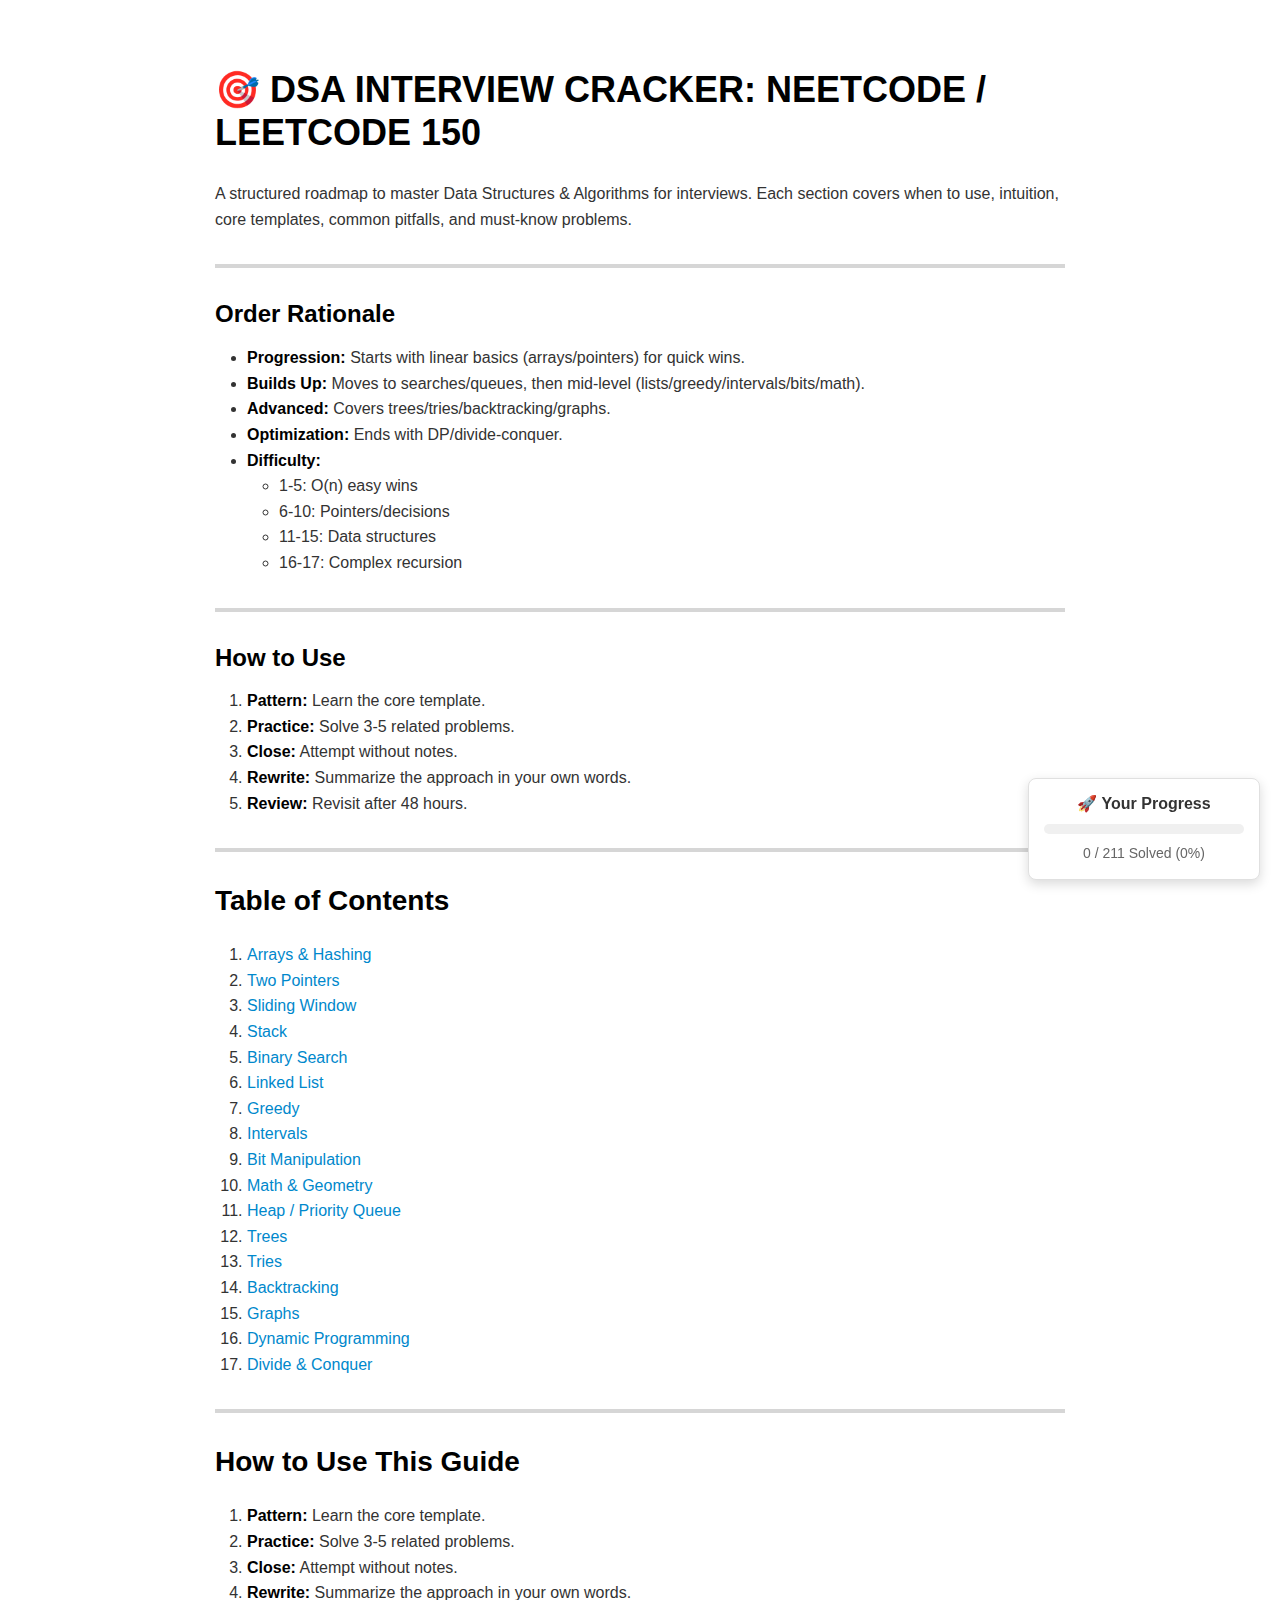
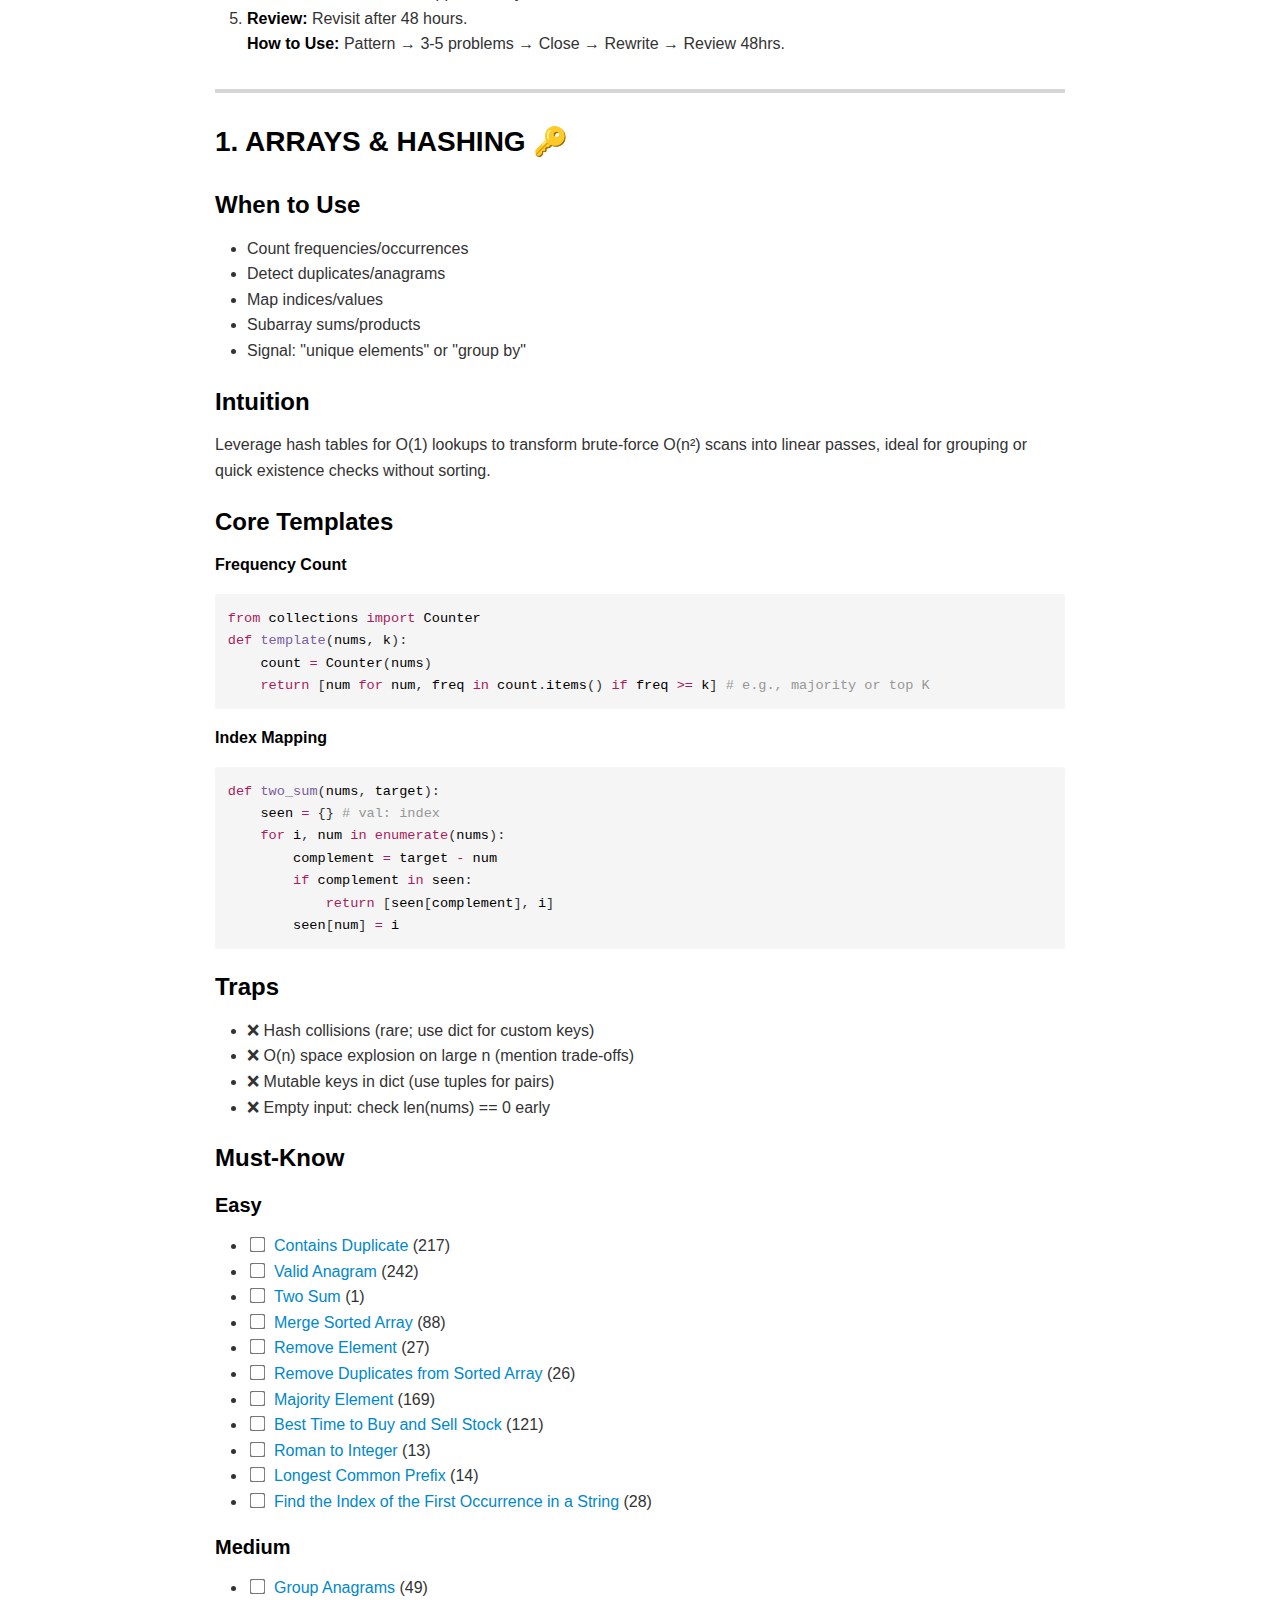
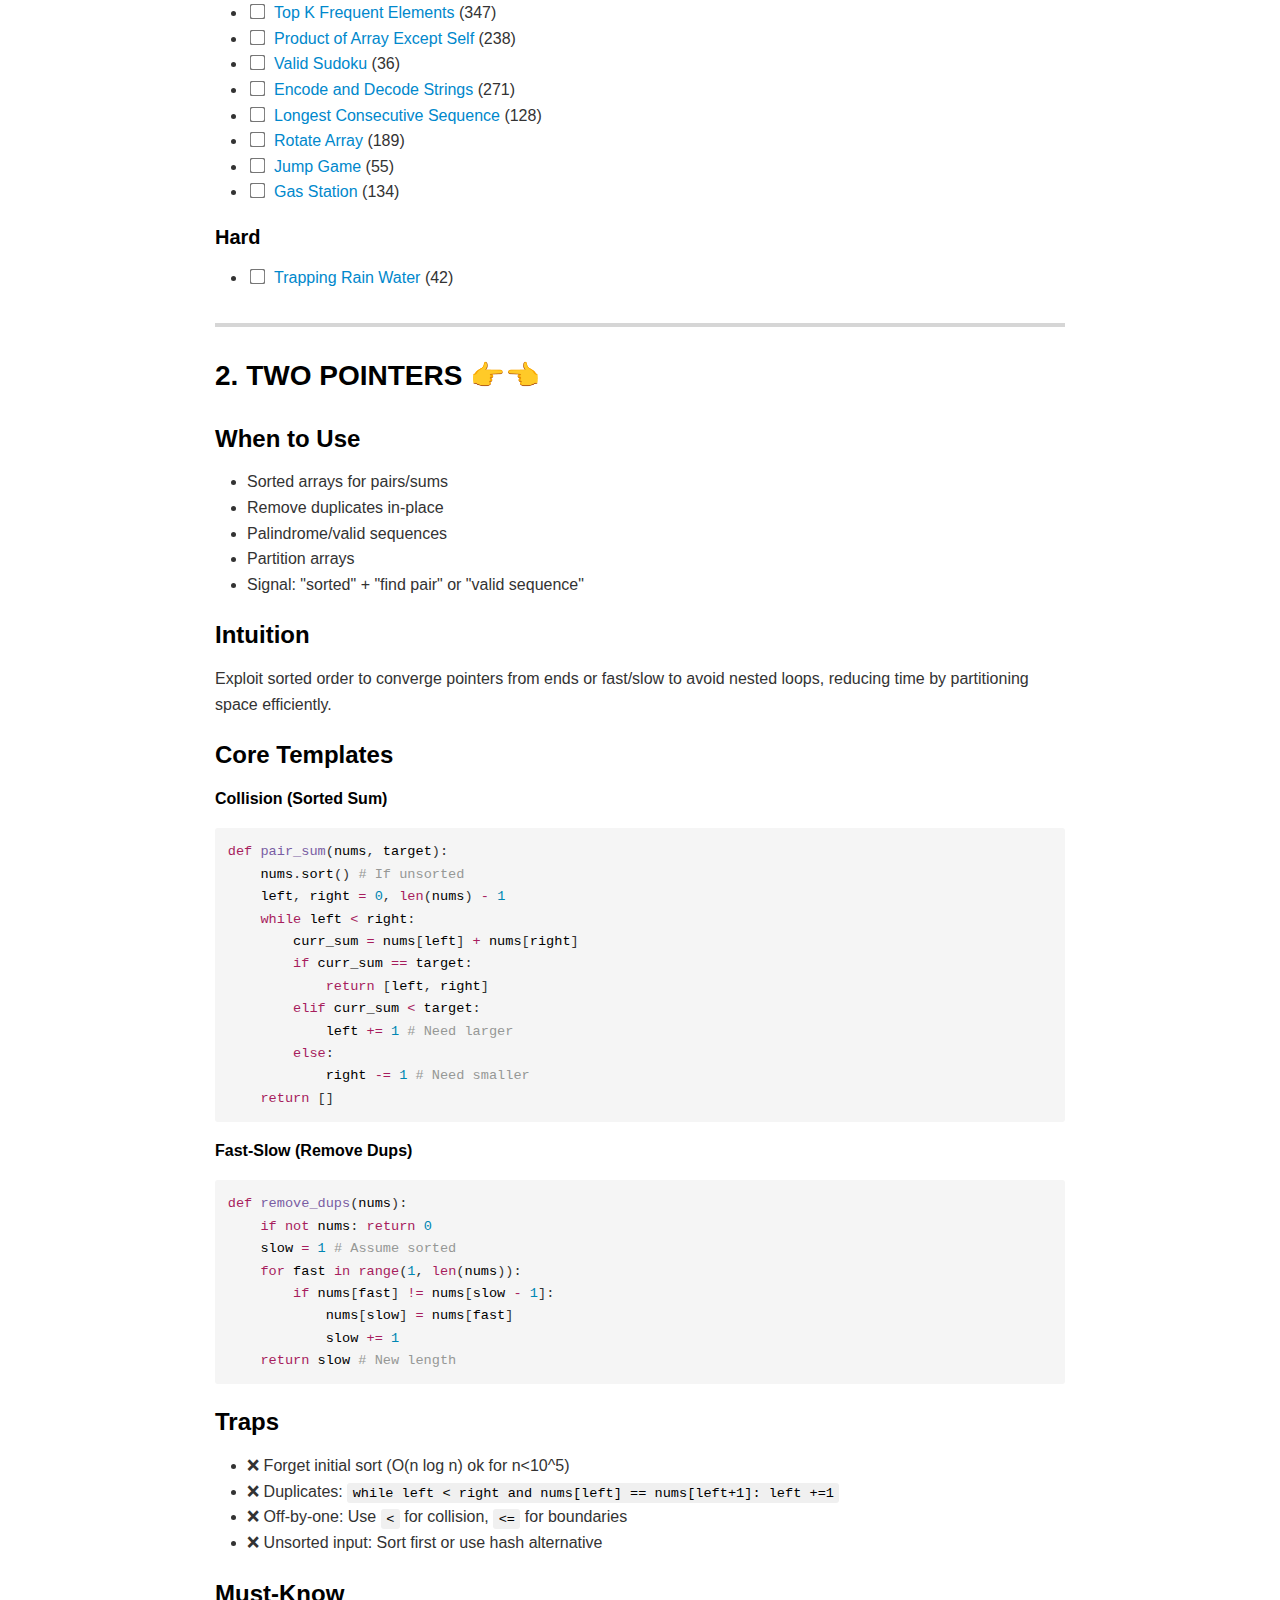
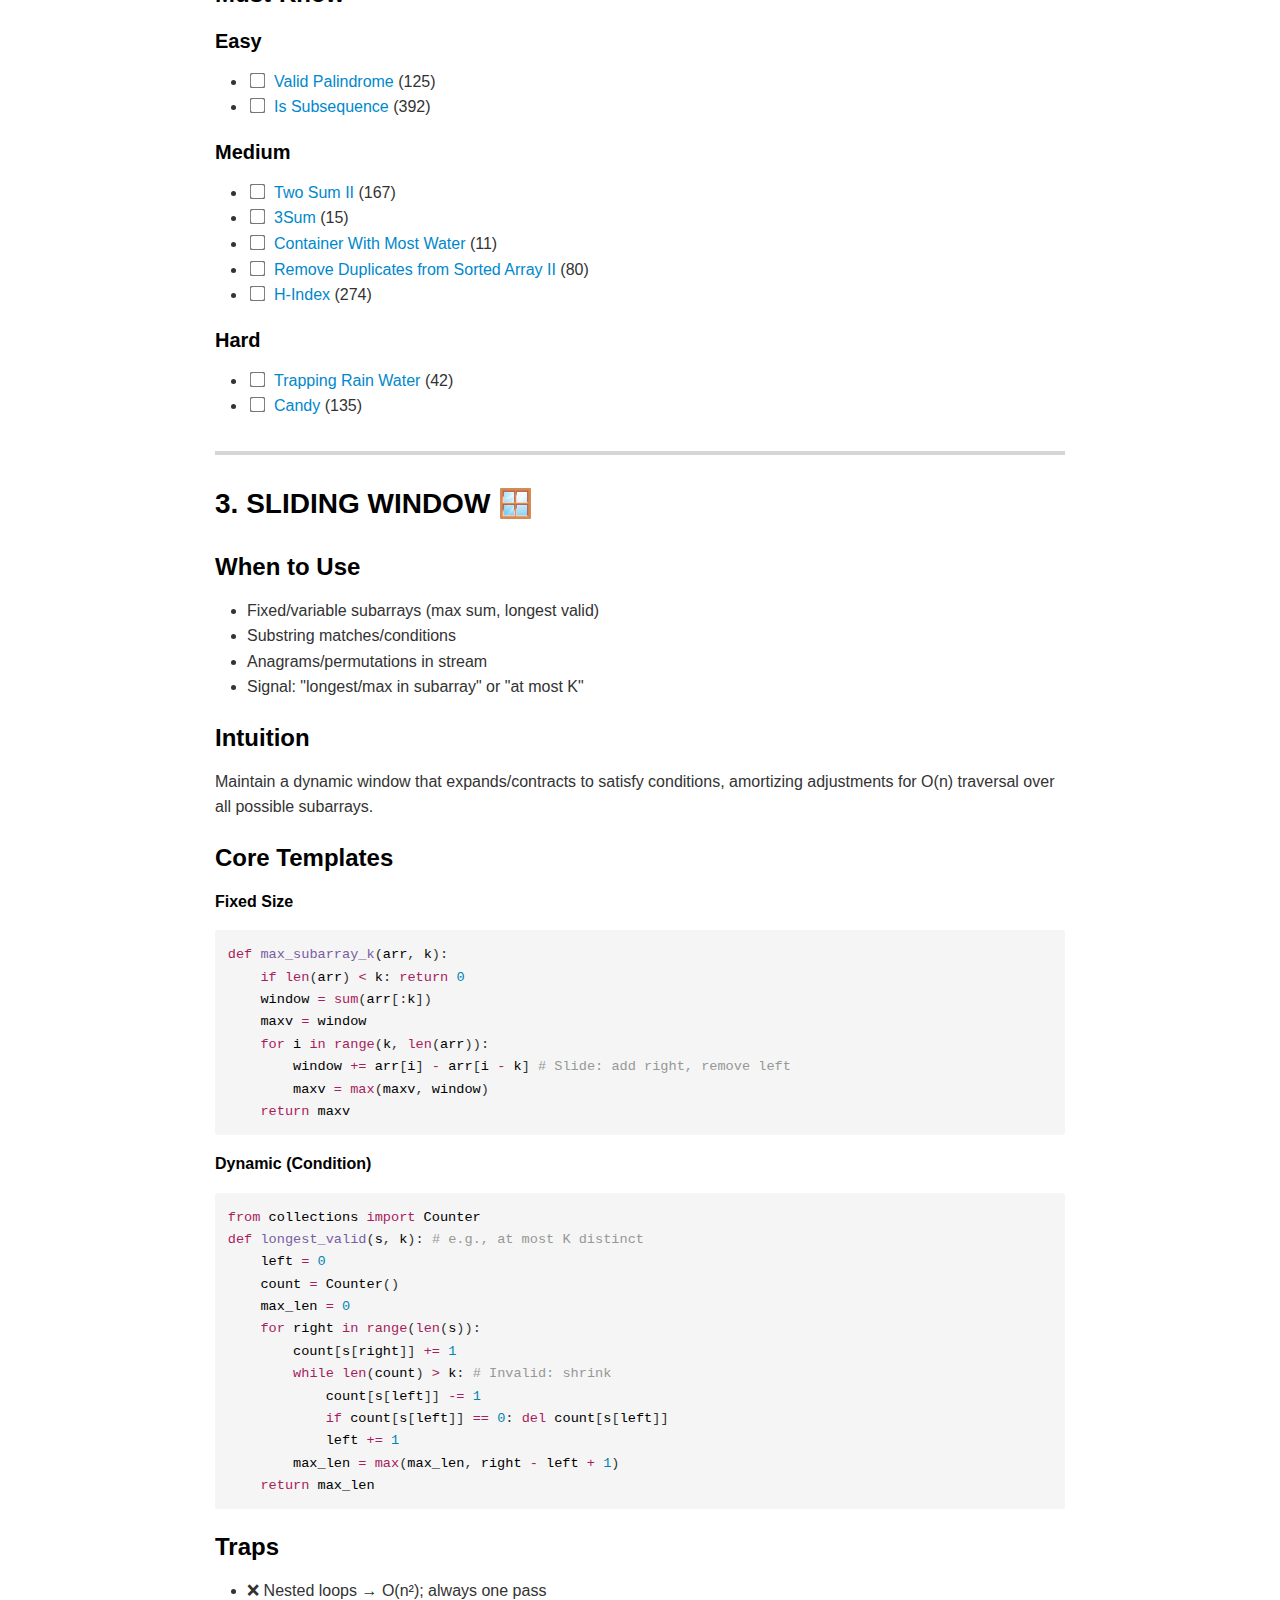
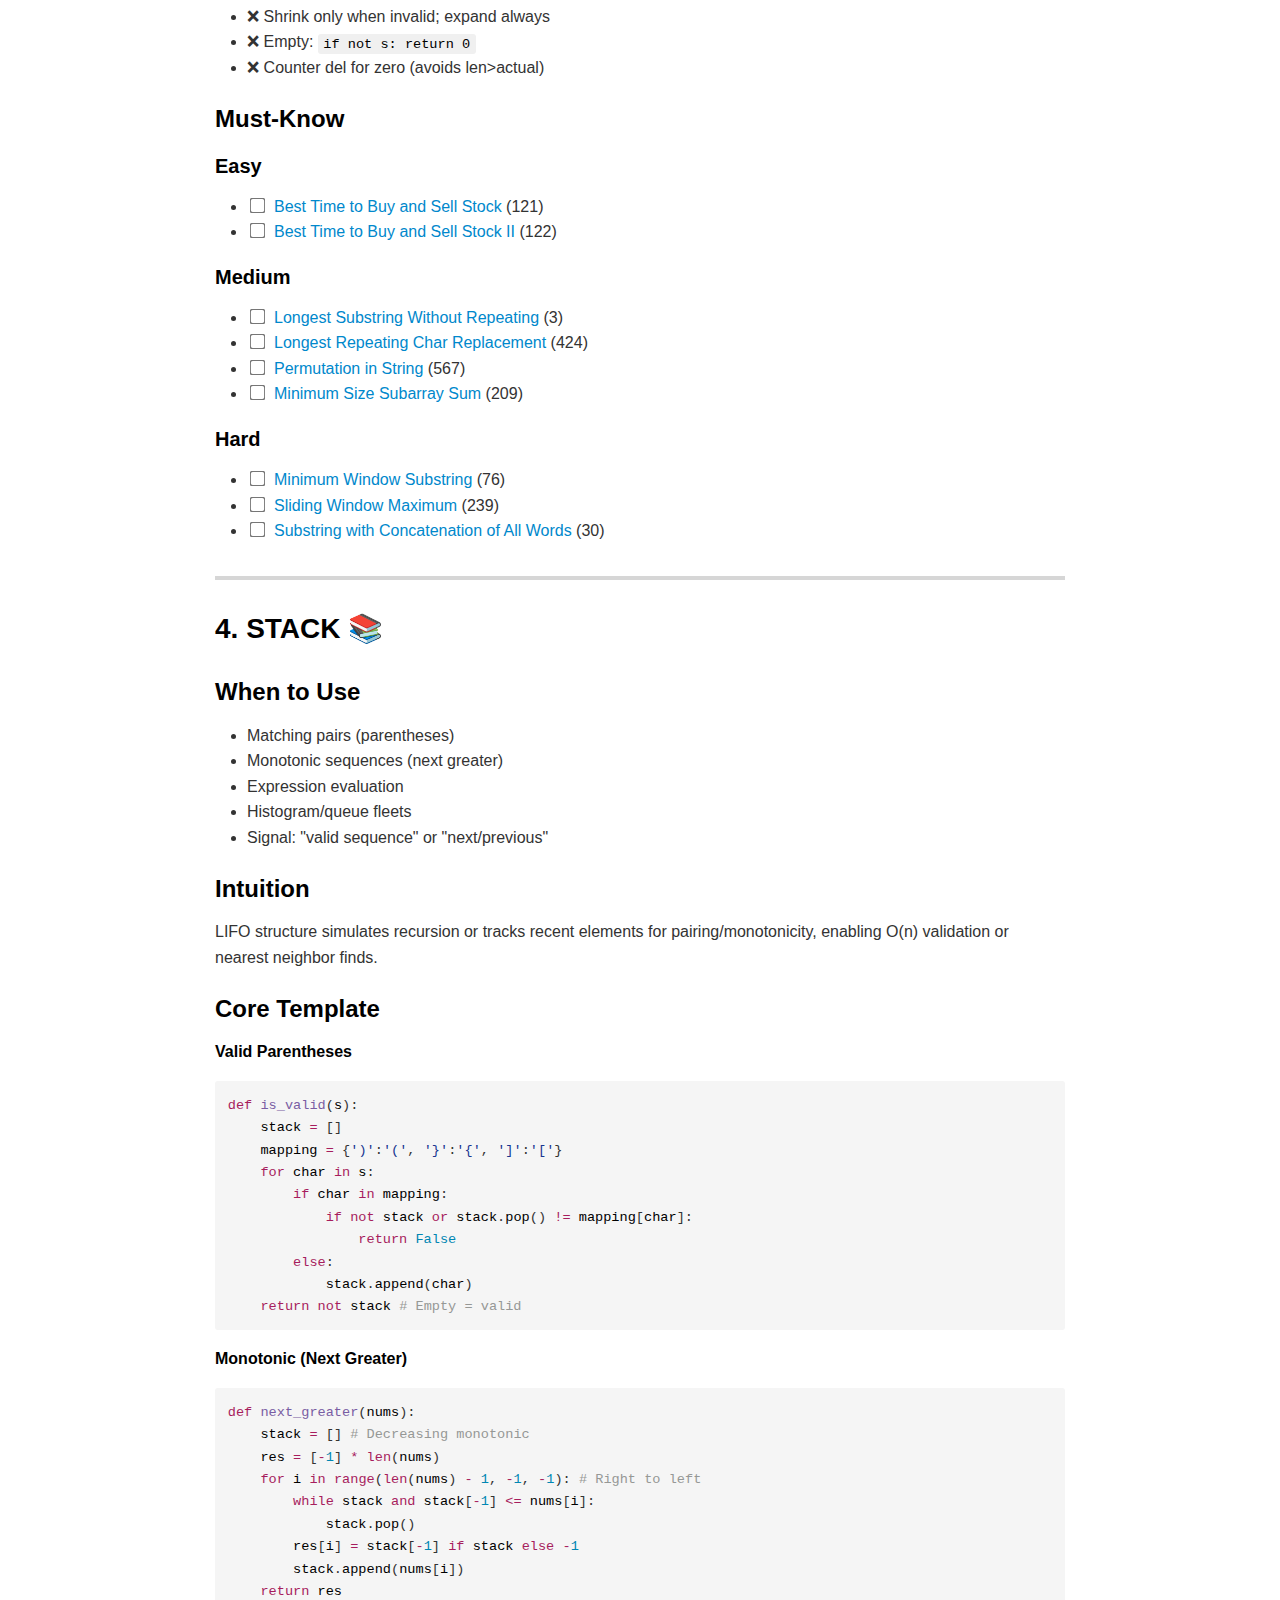
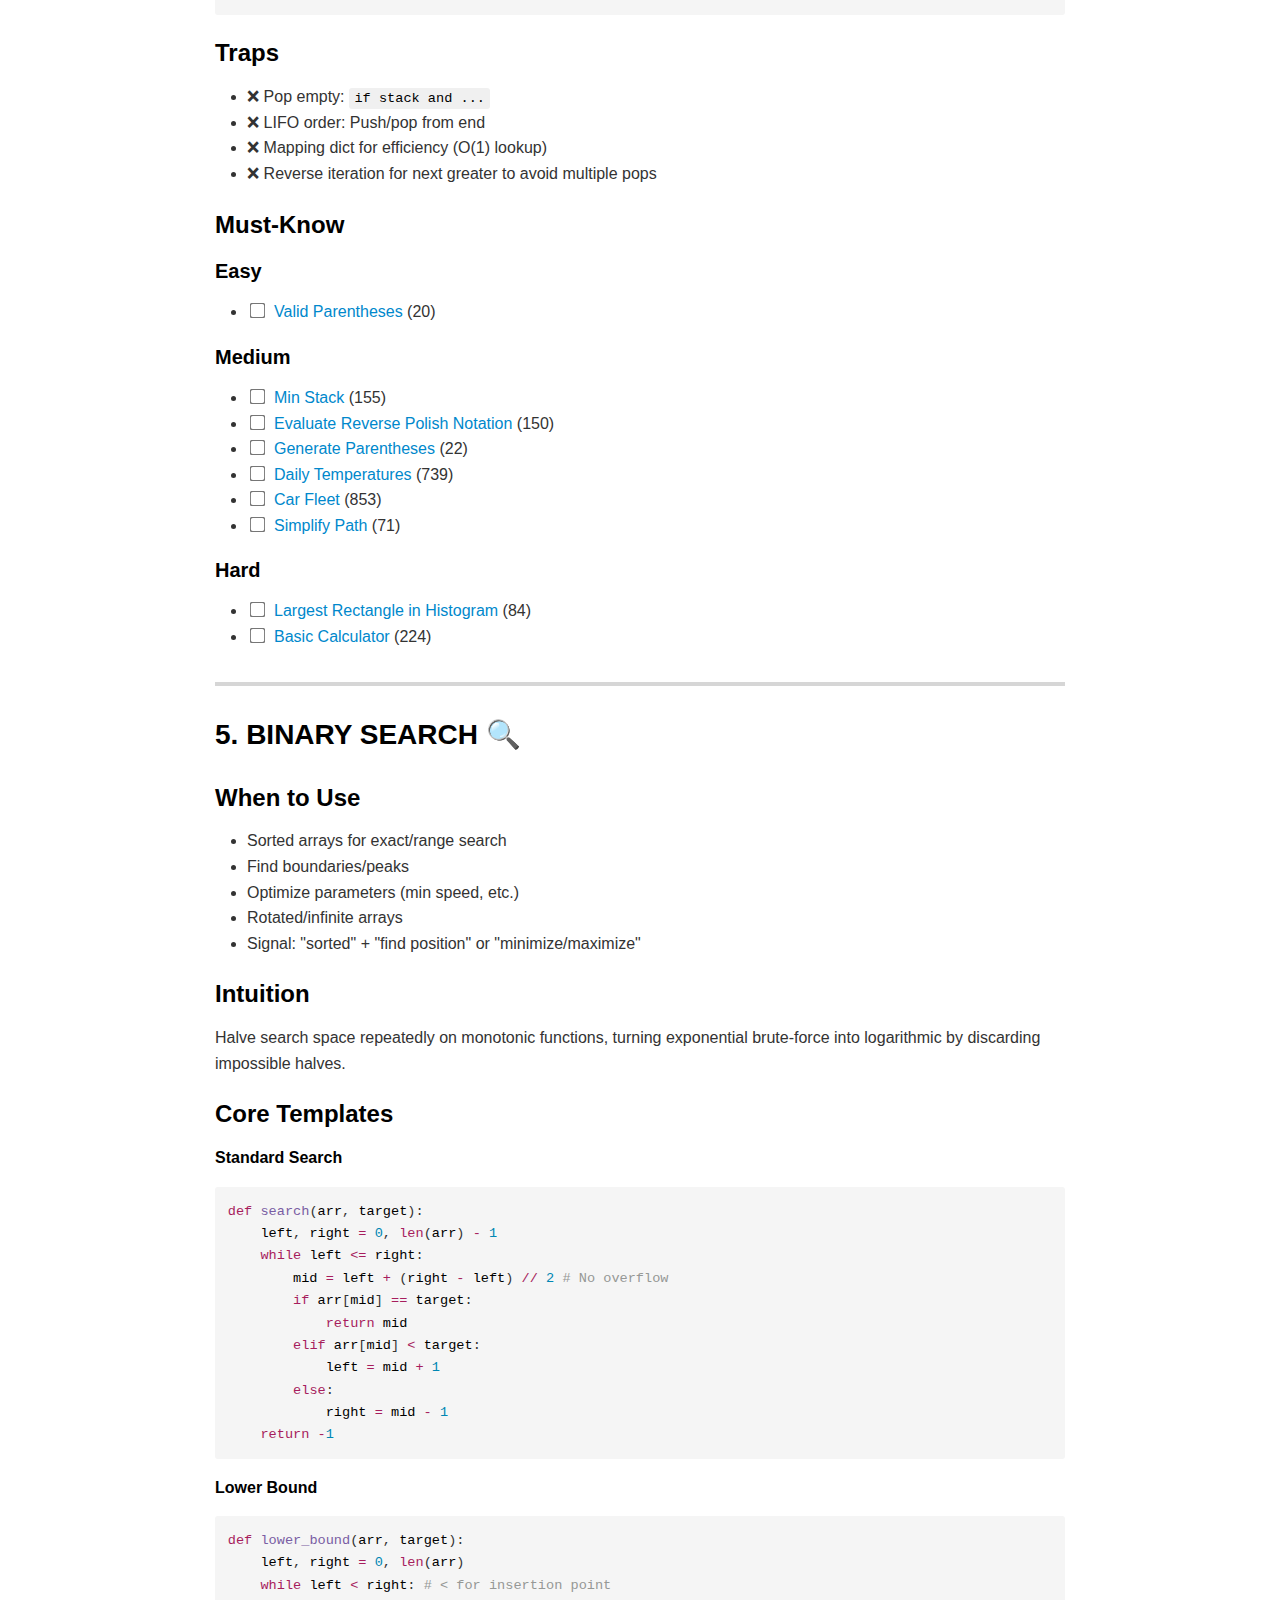
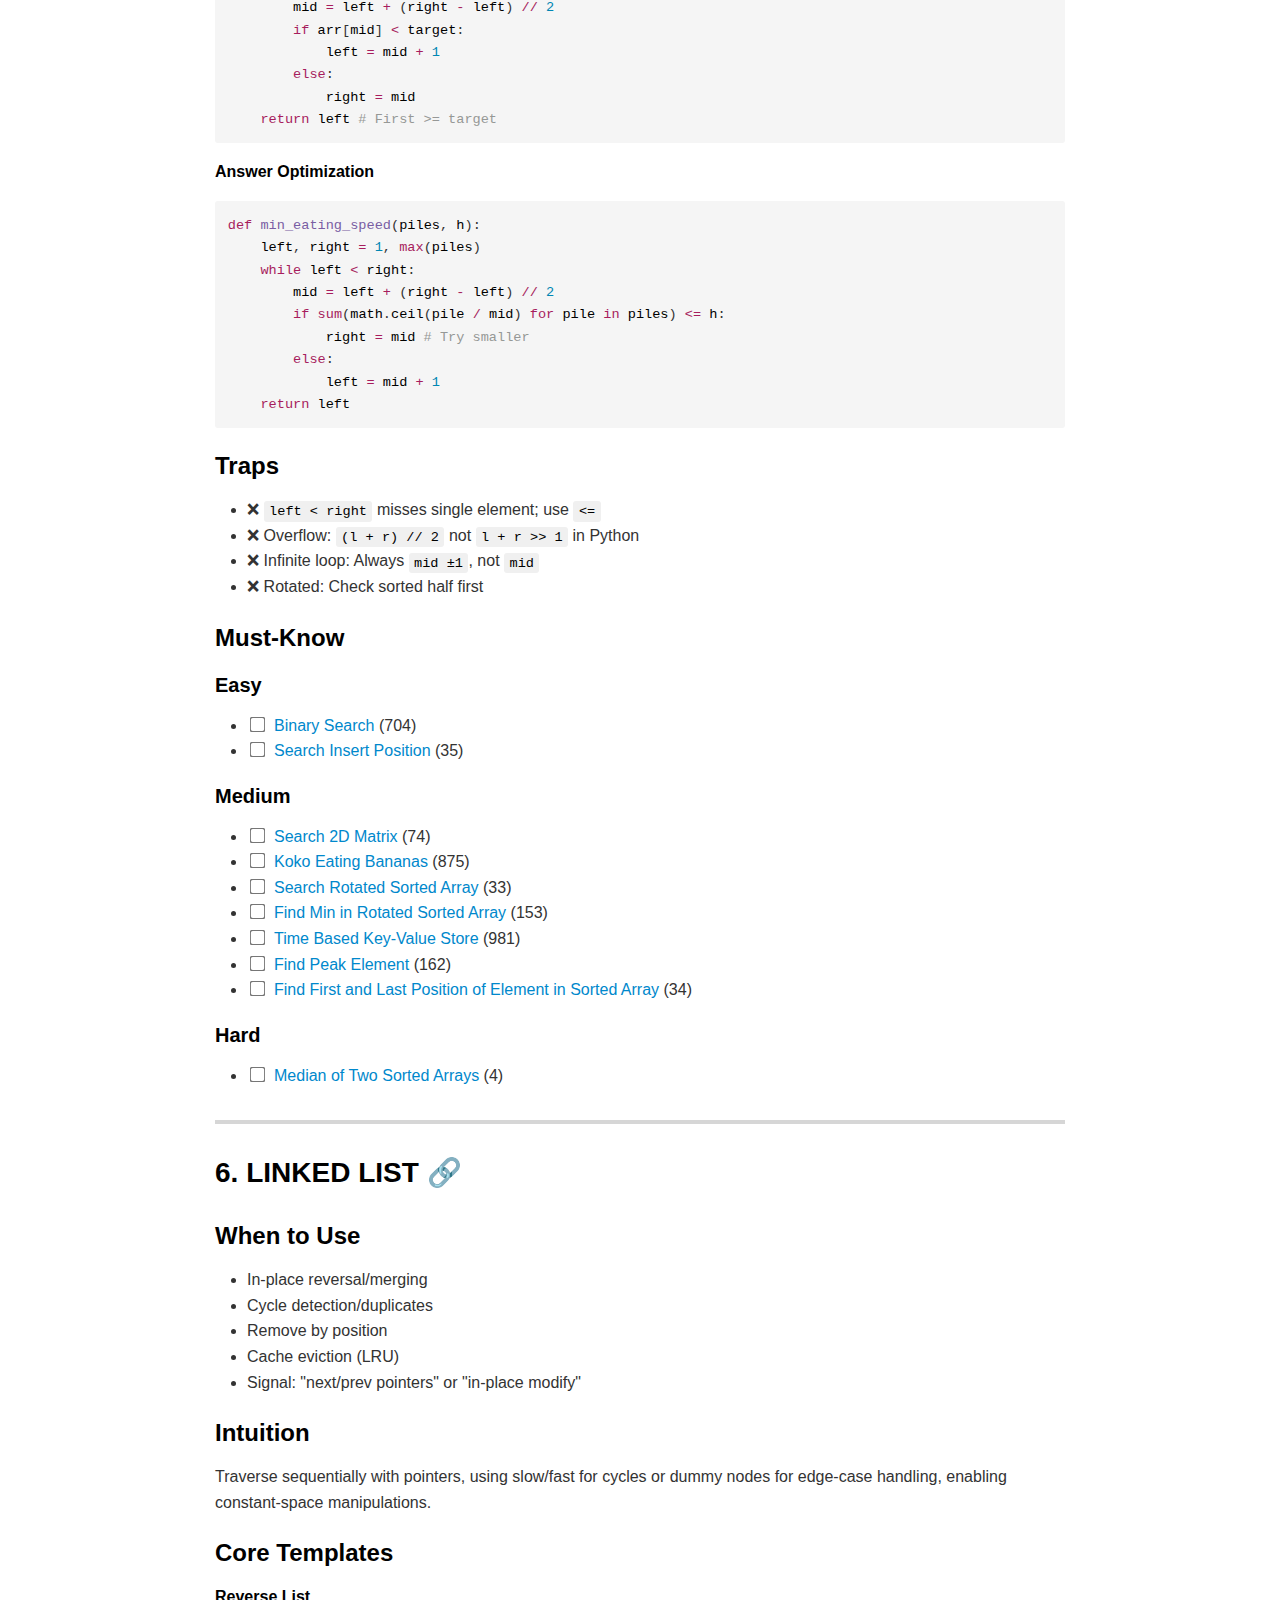
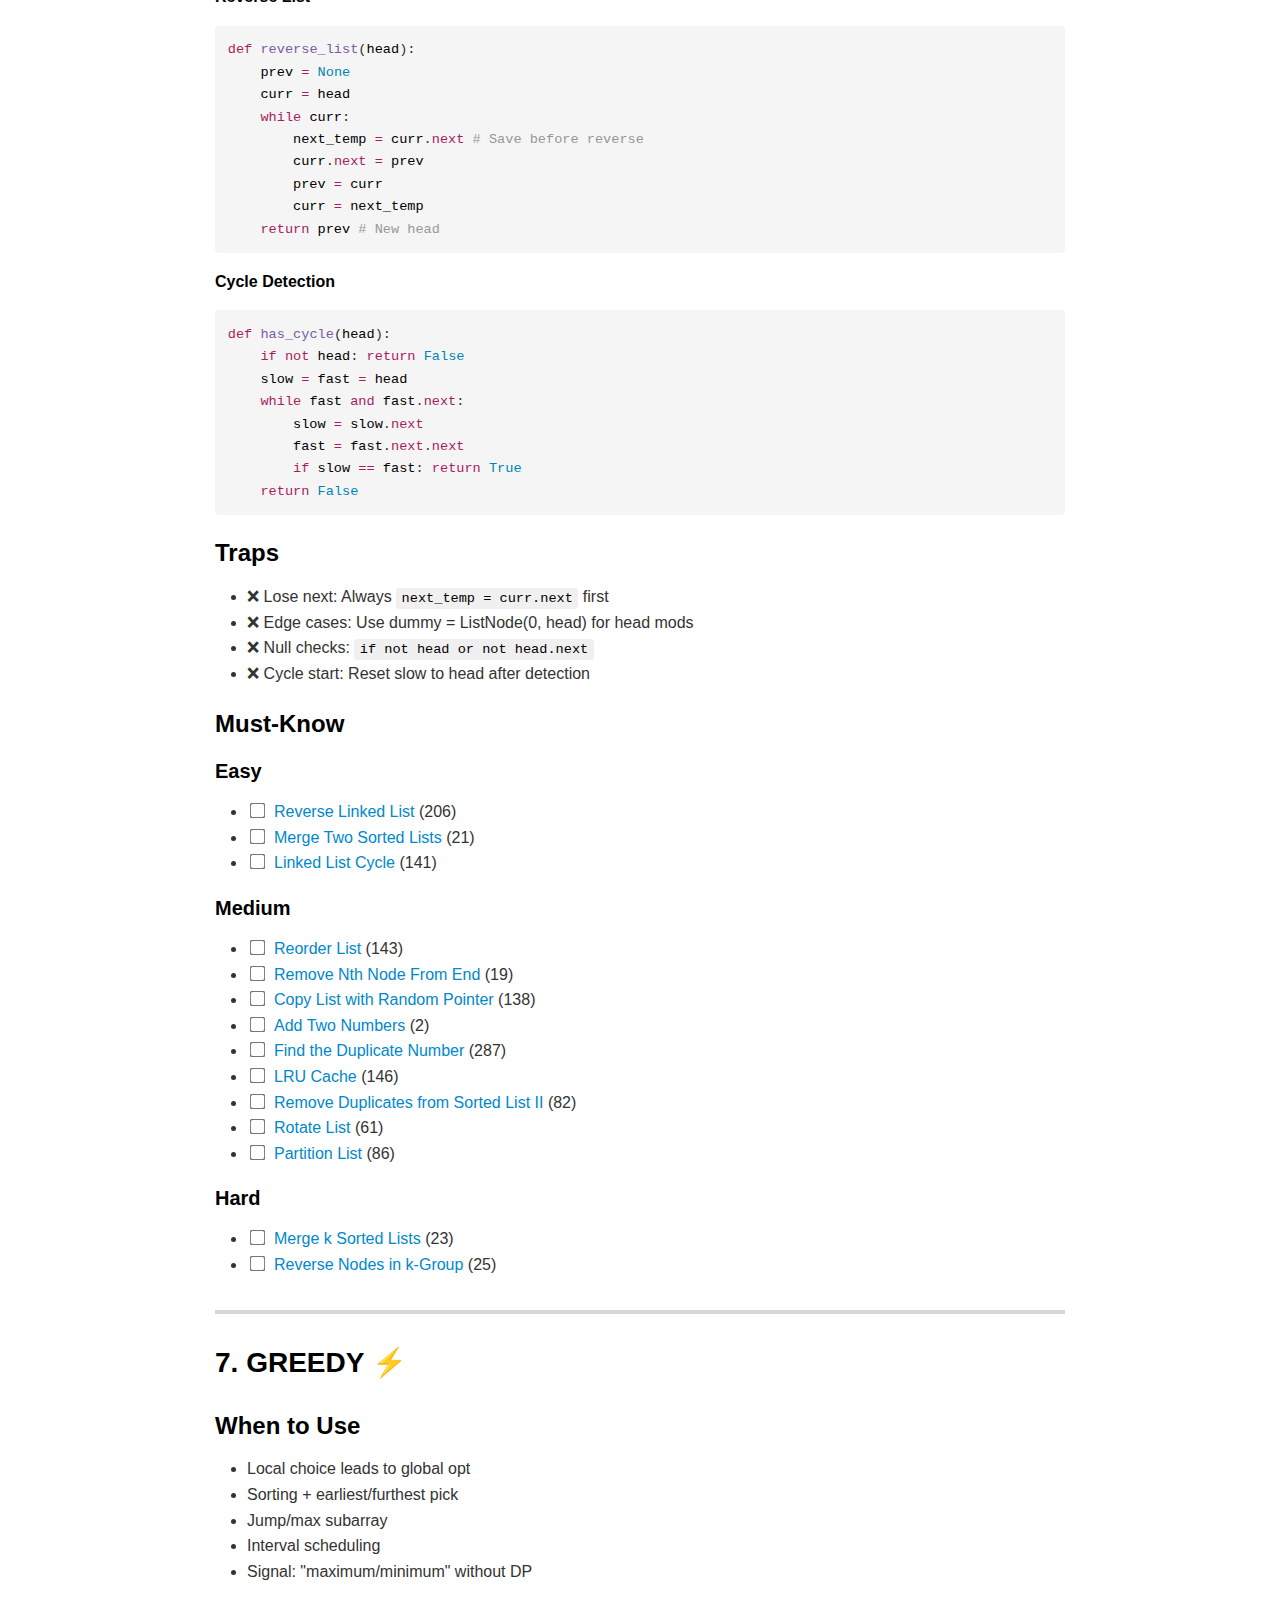
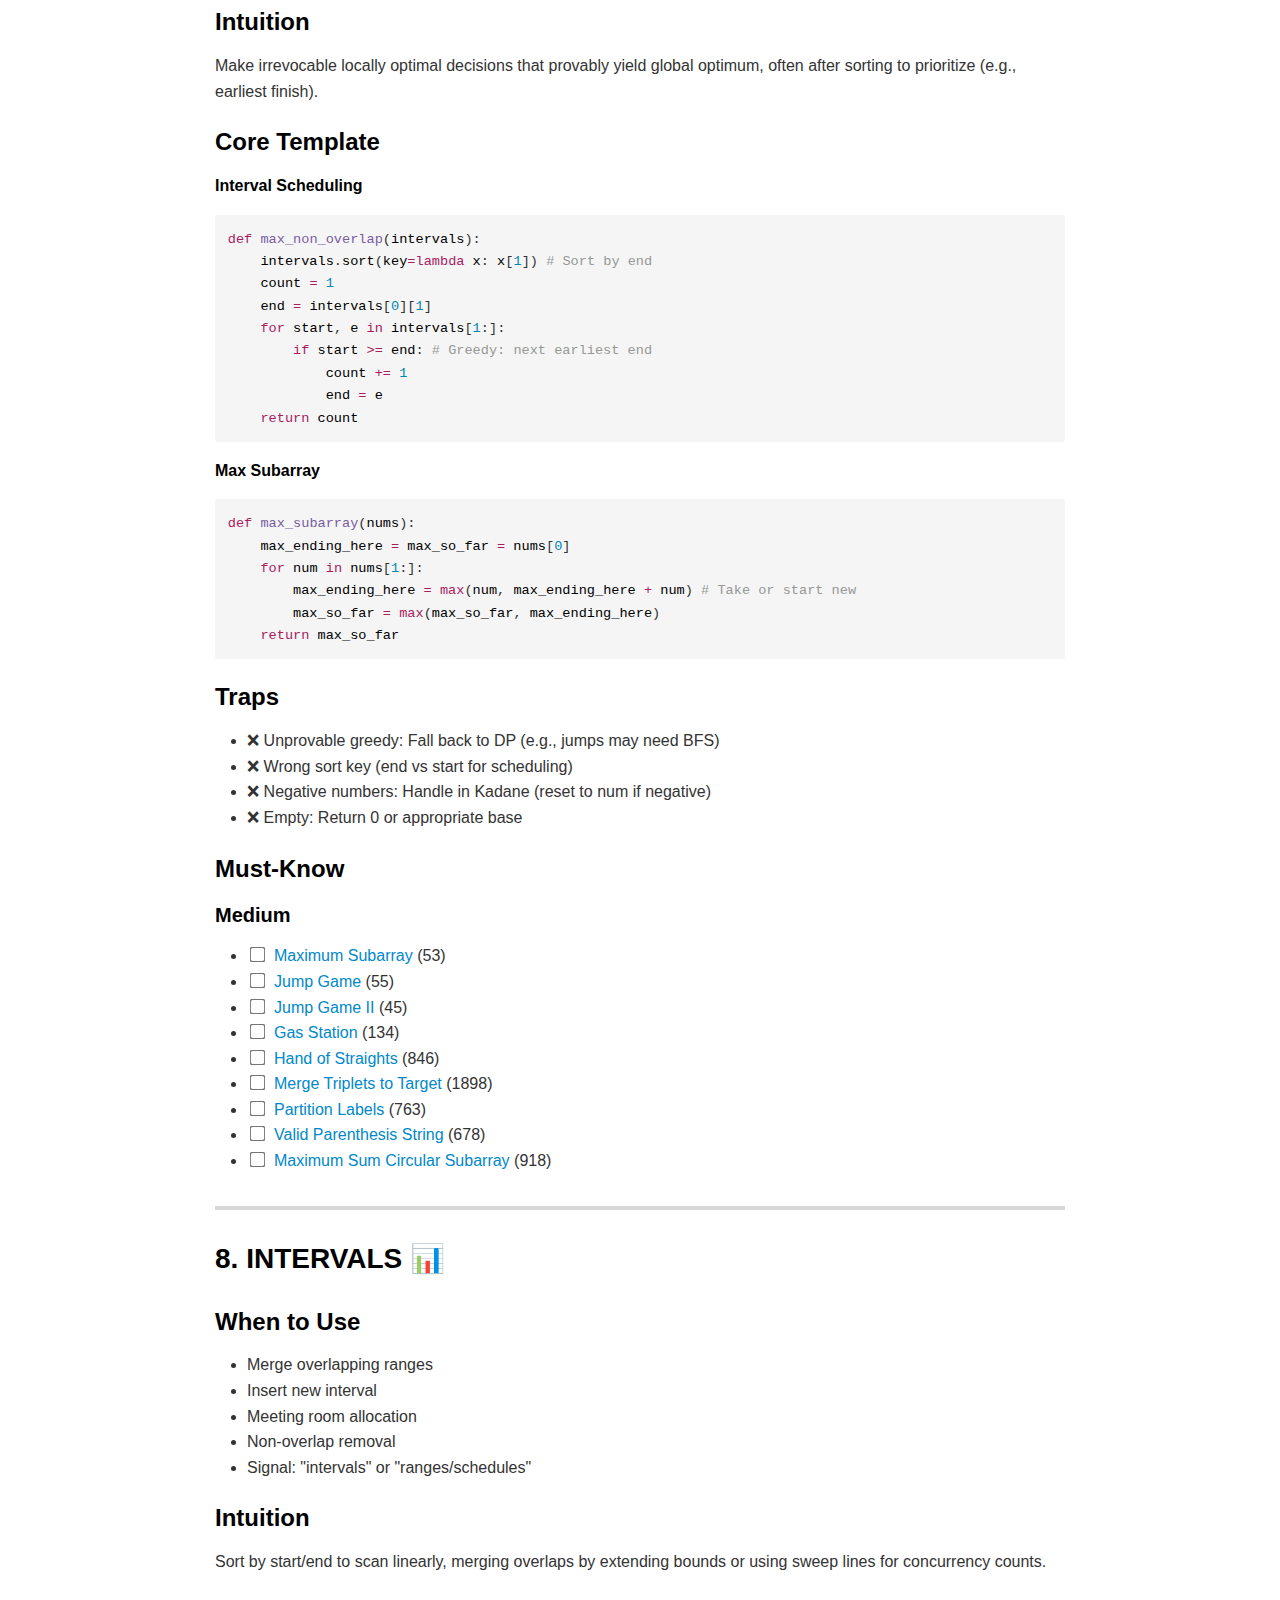
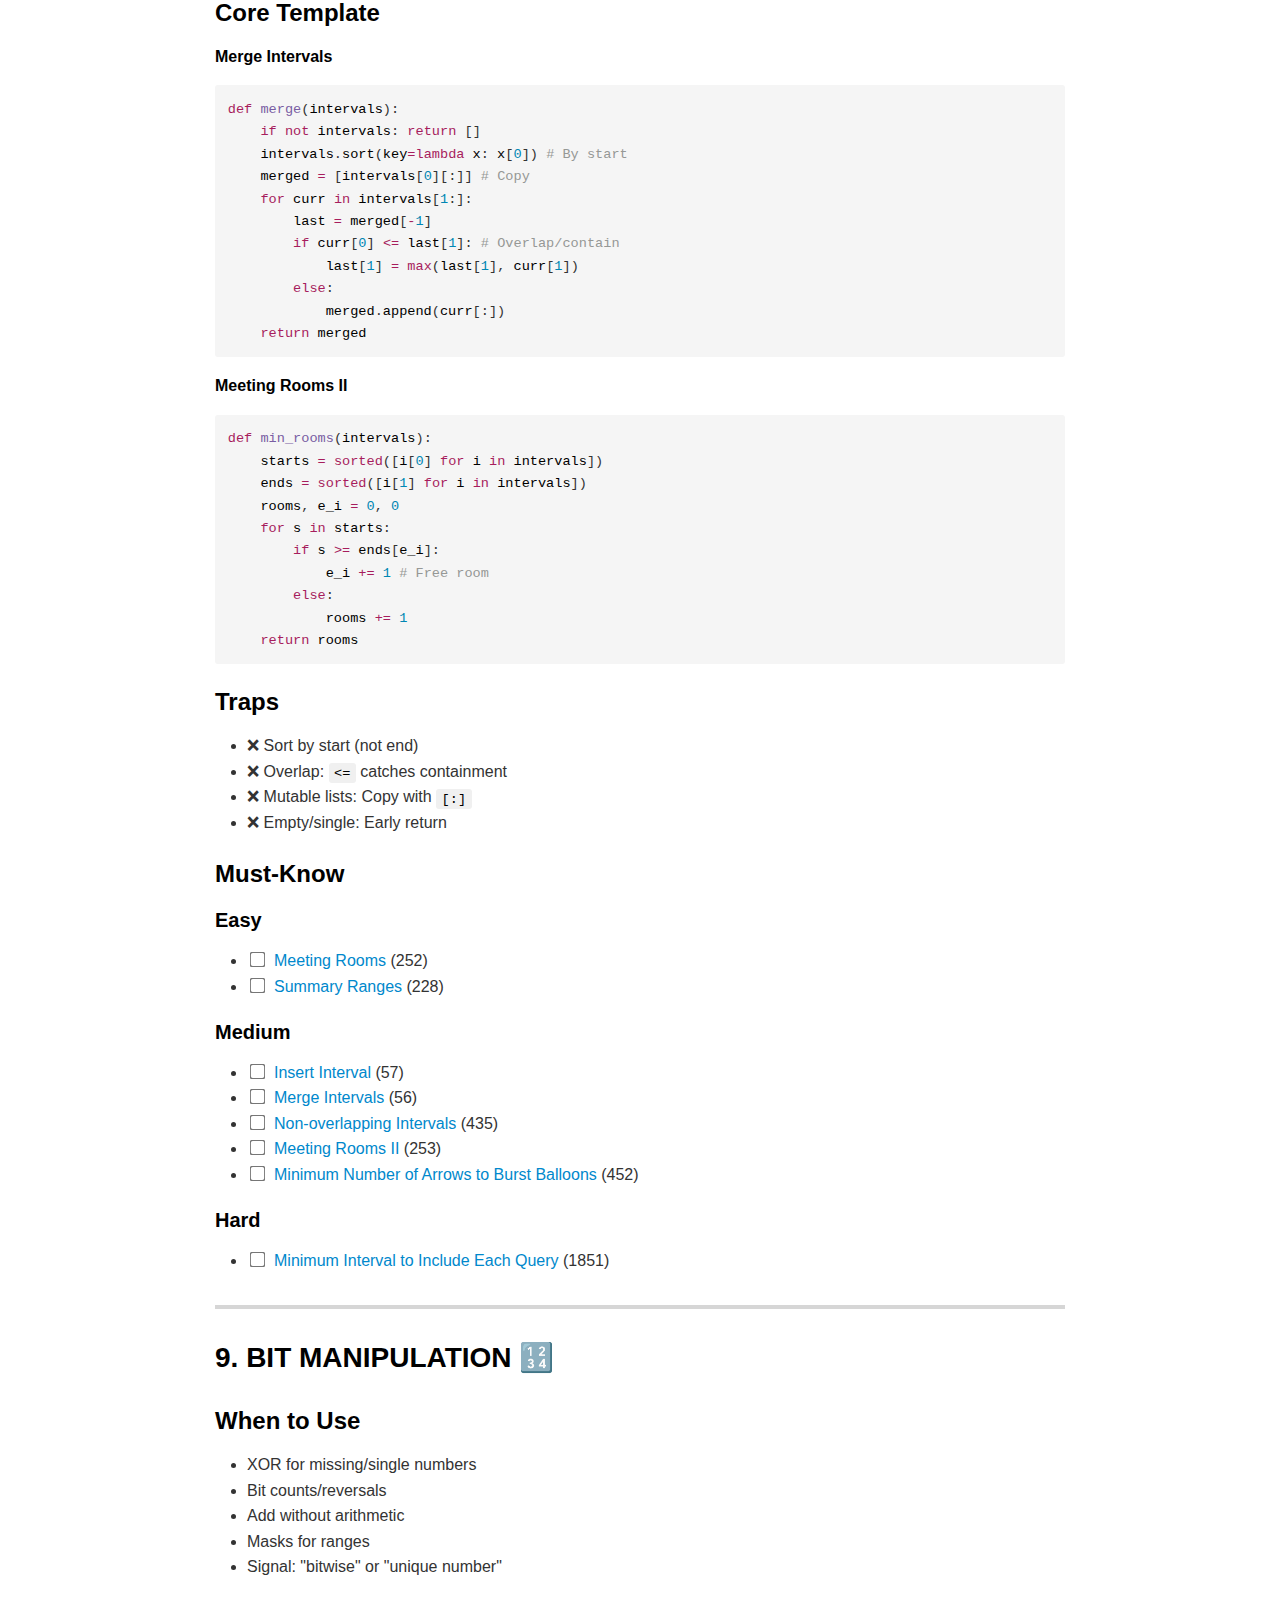
<file: my.html>
<!DOCTYPE html>
<html>

<head>
    <title>DSA</title>
    <meta charset="utf-8">
    <meta name="viewport" content="width=device-width, initial-scale=1.0">

    <link rel="stylesheet"
        href="file:////Users/devesrawat/.vscode/extensions/shd101wyy.markdown-preview-enhanced-0.8.20/crossnote/dependencies/katex/katex.min.css">
    <style>
        code[class*=language-],
        pre[class*=language-] {
            color: #333;
            background: 0 0;
            font-family: Consolas, "Liberation Mono", Menlo, Courier, monospace;
            text-align: left;
            white-space: pre;
            word-spacing: normal;
            word-break: normal;
            word-wrap: normal;
            line-height: 1.4;
            -moz-tab-size: 8;
            -o-tab-size: 8;
            tab-size: 8;
            -webkit-hyphens: none;
            -moz-hyphens: none;
            -ms-hyphens: none;
            hyphens: none
        }

        pre[class*=language-] {
            padding: .8em;
            overflow: auto;
            border-radius: 3px;
            background: #f5f5f5
        }

        :not(pre)>code[class*=language-] {
            padding: .1em;
            border-radius: .3em;
            white-space: normal;
            background: #f5f5f5
        }

        .token.blockquote,
        .token.comment {
            color: #969896
        }

        .token.cdata {
            color: #183691
        }

        .token.doctype,
        .token.macro.property,
        .token.punctuation,
        .token.variable {
            color: #333
        }

        .token.builtin,
        .token.important,
        .token.keyword,
        .token.operator,
        .token.rule {
            color: #a71d5d
        }

        .token.attr-value,
        .token.regex,
        .token.string,
        .token.url {
            color: #183691
        }

        .token.atrule,
        .token.boolean,
        .token.code,
        .token.command,
        .token.constant,
        .token.entity,
        .token.number,
        .token.property,
        .token.symbol {
            color: #0086b3
        }

        .token.prolog,
        .token.selector,
        .token.tag {
            color: #63a35c
        }

        .token.attr-name,
        .token.class,
        .token.class-name,
        .token.function,
        .token.id,
        .token.namespace,
        .token.pseudo-class,
        .token.pseudo-element,
        .token.url-reference .token.variable {
            color: #795da3
        }

        .token.entity {
            cursor: help
        }

        .token.title,
        .token.title .token.punctuation {
            font-weight: 700;
            color: #1d3e81
        }

        .token.list {
            color: #ed6a43
        }

        .token.inserted {
            background-color: #eaffea;
            color: #55a532
        }

        .token.deleted {
            background-color: #ffecec;
            color: #bd2c00
        }

        .token.bold {
            font-weight: 700
        }

        .token.italic {
            font-style: italic
        }

        .language-json .token.property {
            color: #183691
        }

        .language-markup .token.tag .token.punctuation {
            color: #333
        }

        .language-css .token.function,
        code.language-css {
            color: #0086b3
        }

        .language-yaml .token.atrule {
            color: #63a35c
        }

        code.language-yaml {
            color: #183691
        }

        .language-ruby .token.function {
            color: #333
        }

        .language-markdown .token.url {
            color: #795da3
        }

        .language-makefile .token.symbol {
            color: #795da3
        }

        .language-makefile .token.variable {
            color: #183691
        }

        .language-makefile .token.builtin {
            color: #0086b3
        }

        .language-bash .token.keyword {
            color: #0086b3
        }

        pre[data-line] {
            position: relative;
            padding: 1em 0 1em 3em
        }

        pre[data-line] .line-highlight-wrapper {
            position: absolute;
            top: 0;
            left: 0;
            background-color: transparent;
            display: block;
            width: 100%
        }

        pre[data-line] .line-highlight {
            position: absolute;
            left: 0;
            right: 0;
            padding: inherit 0;
            margin-top: 1em;
            background: hsla(24, 20%, 50%, .08);
            background: linear-gradient(to right, hsla(24, 20%, 50%, .1) 70%, hsla(24, 20%, 50%, 0));
            pointer-events: none;
            line-height: inherit;
            white-space: pre
        }

        pre[data-line] .line-highlight:before,
        pre[data-line] .line-highlight[data-end]:after {
            content: attr(data-start);
            position: absolute;
            top: .4em;
            left: .6em;
            min-width: 1em;
            padding: 0 .5em;
            background-color: hsla(24, 20%, 50%, .4);
            color: #f4f1ef;
            font: bold 65%/1.5 sans-serif;
            text-align: center;
            vertical-align: .3em;
            border-radius: 999px;
            text-shadow: none;
            box-shadow: 0 1px #fff
        }

        pre[data-line] .line-highlight[data-end]:after {
            content: attr(data-end);
            top: auto;
            bottom: .4em
        }

        html body {
            font-family: 'Helvetica Neue', Helvetica, 'Segoe UI', Arial, freesans, sans-serif;
            font-size: 16px;
            line-height: 1.6;
            color: #333;
            background-color: #fff;
            overflow: initial;
            box-sizing: border-box;
            word-wrap: break-word
        }

        html body>:first-child {
            margin-top: 0
        }

        html body h1,
        html body h2,
        html body h3,
        html body h4,
        html body h5,
        html body h6 {
            line-height: 1.2;
            margin-top: 1em;
            margin-bottom: 16px;
            color: #000
        }

        html body h1 {
            font-size: 2.25em;
            font-weight: 300;
            padding-bottom: .3em
        }

        html body h2 {
            font-size: 1.75em;
            font-weight: 400;
            padding-bottom: .3em
        }

        html body h3 {
            font-size: 1.5em;
            font-weight: 500
        }

        html body h4 {
            font-size: 1.25em;
            font-weight: 600
        }

        html body h5 {
            font-size: 1.1em;
            font-weight: 600
        }

        html body h6 {
            font-size: 1em;
            font-weight: 600
        }

        html body h1,
        html body h2,
        html body h3,
        html body h4,
        html body h5 {
            font-weight: 600
        }

        html body h5 {
            font-size: 1em
        }

        html body h6 {
            color: #5c5c5c
        }

        html body strong {
            color: #000
        }

        html body del {
            color: #5c5c5c
        }

        html body a:not([href]) {
            color: inherit;
            text-decoration: none
        }

        html body a {
            color: #08c;
            text-decoration: none
        }

        html body a:hover {
            color: #00a3f5;
            text-decoration: none
        }

        html body img {
            max-width: 100%
        }

        html body>p {
            margin-top: 0;
            margin-bottom: 16px;
            word-wrap: break-word
        }

        html body>ol,
        html body>ul {
            margin-bottom: 16px
        }

        html body ol,
        html body ul {
            padding-left: 2em
        }

        html body ol.no-list,
        html body ul.no-list {
            padding: 0;
            list-style-type: none
        }

        html body ol ol,
        html body ol ul,
        html body ul ol,
        html body ul ul {
            margin-top: 0;
            margin-bottom: 0
        }

        html body li {
            margin-bottom: 0
        }

        html body li.task-list-item {
            list-style: none
        }

        html body li>p {
            margin-top: 0;
            margin-bottom: 0
        }

        html body .task-list-item-checkbox {
            margin: 0 .2em .25em -1.8em;
            vertical-align: middle
        }

        html body .task-list-item-checkbox:hover {
            cursor: pointer
        }

        html body blockquote {
            margin: 16px 0;
            font-size: inherit;
            padding: 0 15px;
            color: #5c5c5c;
            background-color: #f0f0f0;
            border-left: 4px solid #d6d6d6
        }

        html body blockquote>:first-child {
            margin-top: 0
        }

        html body blockquote>:last-child {
            margin-bottom: 0
        }

        html body hr {
            height: 4px;
            margin: 32px 0;
            background-color: #d6d6d6;
            border: 0 none
        }

        html body table {
            margin: 10px 0 15px 0;
            border-collapse: collapse;
            border-spacing: 0;
            display: block;
            width: 100%;
            overflow: auto;
            word-break: normal;
            word-break: keep-all
        }

        html body table th {
            font-weight: 700;
            color: #000
        }

        html body table td,
        html body table th {
            border: 1px solid #d6d6d6;
            padding: 6px 13px
        }

        html body dl {
            padding: 0
        }

        html body dl dt {
            padding: 0;
            margin-top: 16px;
            font-size: 1em;
            font-style: italic;
            font-weight: 700
        }

        html body dl dd {
            padding: 0 16px;
            margin-bottom: 16px
        }

        html body code {
            font-family: Menlo, Monaco, Consolas, 'Courier New', monospace;
            font-size: .85em;
            color: #000;
            background-color: #f0f0f0;
            border-radius: 3px;
            padding: .2em 0
        }

        html body code::after,
        html body code::before {
            letter-spacing: -.2em;
            content: '\00a0'
        }

        html body pre>code {
            padding: 0;
            margin: 0;
            word-break: normal;
            white-space: pre;
            background: 0 0;
            border: 0
        }

        html body .highlight {
            margin-bottom: 16px
        }

        html body .highlight pre,
        html body pre {
            padding: 1em;
            overflow: auto;
            line-height: 1.45;
            border: #d6d6d6;
            border-radius: 3px
        }

        html body .highlight pre {
            margin-bottom: 0;
            word-break: normal
        }

        html body pre code,
        html body pre tt {
            display: inline;
            max-width: initial;
            padding: 0;
            margin: 0;
            overflow: initial;
            line-height: inherit;
            word-wrap: normal;
            background-color: transparent;
            border: 0
        }

        html body pre code:after,
        html body pre code:before,
        html body pre tt:after,
        html body pre tt:before {
            content: normal
        }

        html body blockquote,
        html body dl,
        html body ol,
        html body p,
        html body pre,
        html body ul {
            margin-top: 0;
            margin-bottom: 16px
        }

        html body kbd {
            color: #000;
            border: 1px solid #d6d6d6;
            border-bottom: 2px solid #c7c7c7;
            padding: 2px 4px;
            background-color: #f0f0f0;
            border-radius: 3px
        }

        @media print {
            html body {
                background-color: #fff
            }

            html body h1,
            html body h2,
            html body h3,
            html body h4,
            html body h5,
            html body h6 {
                color: #000;
                page-break-after: avoid
            }

            html body blockquote {
                color: #5c5c5c
            }

            html body pre {
                page-break-inside: avoid
            }

            html body table {
                display: table
            }

            html body img {
                display: block;
                max-width: 100%;
                max-height: 100%
            }

            html body code,
            html body pre {
                word-wrap: break-word;
                white-space: pre
            }
        }

        .markdown-preview {
            width: 100%;
            height: 100%;
            box-sizing: border-box
        }

        .markdown-preview ul {
            list-style: disc
        }

        .markdown-preview ul ul {
            list-style: circle
        }

        .markdown-preview ul ul ul {
            list-style: square
        }

        .markdown-preview ol {
            list-style: decimal
        }

        .markdown-preview ol ol,
        .markdown-preview ul ol {
            list-style-type: lower-roman
        }

        .markdown-preview ol ol ol,
        .markdown-preview ol ul ol,
        .markdown-preview ul ol ol,
        .markdown-preview ul ul ol {
            list-style-type: lower-alpha
        }

        .markdown-preview .newpage,
        .markdown-preview .pagebreak {
            page-break-before: always
        }

        .markdown-preview pre.line-numbers {
            position: relative;
            padding-left: 3.8em;
            counter-reset: linenumber
        }

        .markdown-preview pre.line-numbers>code {
            position: relative
        }

        .markdown-preview pre.line-numbers .line-numbers-rows {
            position: absolute;
            pointer-events: none;
            top: 1em;
            font-size: 100%;
            left: 0;
            width: 3em;
            letter-spacing: -1px;
            border-right: 1px solid #999;
            -webkit-user-select: none;
            -moz-user-select: none;
            -ms-user-select: none;
            user-select: none
        }

        .markdown-preview pre.line-numbers .line-numbers-rows>span {
            pointer-events: none;
            display: block;
            counter-increment: linenumber
        }

        .markdown-preview pre.line-numbers .line-numbers-rows>span:before {
            content: counter(linenumber);
            color: #999;
            display: block;
            padding-right: .8em;
            text-align: right
        }

        .markdown-preview .mathjax-exps .MathJax_Display {
            text-align: center !important
        }

        .markdown-preview:not([data-for=preview]) .code-chunk .code-chunk-btn-group {
            display: none
        }

        .markdown-preview:not([data-for=preview]) .code-chunk .status {
            display: none
        }

        .markdown-preview:not([data-for=preview]) .code-chunk .output-div {
            margin-bottom: 16px
        }

        .markdown-preview .md-toc {
            padding: 0
        }

        .markdown-preview .md-toc .md-toc-link-wrapper .md-toc-link {
            display: inline;
            padding: .25rem 0
        }

        .markdown-preview .md-toc .md-toc-link-wrapper .md-toc-link div,
        .markdown-preview .md-toc .md-toc-link-wrapper .md-toc-link p {
            display: inline
        }

        .markdown-preview .md-toc .md-toc-link-wrapper.highlighted .md-toc-link {
            font-weight: 800
        }

        .scrollbar-style::-webkit-scrollbar {
            width: 8px
        }

        .scrollbar-style::-webkit-scrollbar-track {
            border-radius: 10px;
            background-color: transparent
        }

        .scrollbar-style::-webkit-scrollbar-thumb {
            border-radius: 5px;
            background-color: rgba(150, 150, 150, .66);
            border: 4px solid rgba(150, 150, 150, .66);
            background-clip: content-box
        }

        html body[for=html-export]:not([data-presentation-mode]) {
            position: relative;
            width: 100%;
            height: 100%;
            top: 0;
            left: 0;
            margin: 0;
            padding: 0;
            overflow: auto
        }

        html body[for=html-export]:not([data-presentation-mode]) .markdown-preview {
            position: relative;
            top: 0;
            min-height: 100vh
        }

        @media screen and (min-width:914px) {
            html body[for=html-export]:not([data-presentation-mode]) .markdown-preview {
                padding: 2em calc(50% - 457px + 2em)
            }
        }

        @media screen and (max-width:914px) {
            html body[for=html-export]:not([data-presentation-mode]) .markdown-preview {
                padding: 2em
            }
        }

        @media screen and (max-width:450px) {
            html body[for=html-export]:not([data-presentation-mode]) .markdown-preview {
                font-size: 14px !important;
                padding: 1em
            }
        }

        @media print {
            html body[for=html-export]:not([data-presentation-mode]) #sidebar-toc-btn {
                display: none
            }
        }

        html body[for=html-export]:not([data-presentation-mode]) #sidebar-toc-btn {
            position: fixed;
            bottom: 8px;
            left: 8px;
            font-size: 28px;
            cursor: pointer;
            color: inherit;
            z-index: 99;
            width: 32px;
            text-align: center;
            opacity: .4
        }

        html body[for=html-export]:not([data-presentation-mode])[html-show-sidebar-toc] #sidebar-toc-btn {
            opacity: 1
        }

        html body[for=html-export]:not([data-presentation-mode])[html-show-sidebar-toc] .md-sidebar-toc {
            position: fixed;
            top: 0;
            left: 0;
            width: 300px;
            height: 100%;
            padding: 32px 0 48px 0;
            font-size: 14px;
            box-shadow: 0 0 4px rgba(150, 150, 150, .33);
            box-sizing: border-box;
            overflow: auto;
            background-color: inherit
        }

        html body[for=html-export]:not([data-presentation-mode])[html-show-sidebar-toc] .md-sidebar-toc::-webkit-scrollbar {
            width: 8px
        }

        html body[for=html-export]:not([data-presentation-mode])[html-show-sidebar-toc] .md-sidebar-toc::-webkit-scrollbar-track {
            border-radius: 10px;
            background-color: transparent
        }

        html body[for=html-export]:not([data-presentation-mode])[html-show-sidebar-toc] .md-sidebar-toc::-webkit-scrollbar-thumb {
            border-radius: 5px;
            background-color: rgba(150, 150, 150, .66);
            border: 4px solid rgba(150, 150, 150, .66);
            background-clip: content-box
        }

        html body[for=html-export]:not([data-presentation-mode])[html-show-sidebar-toc] .md-sidebar-toc a {
            text-decoration: none
        }

        html body[for=html-export]:not([data-presentation-mode])[html-show-sidebar-toc] .md-sidebar-toc .md-toc {
            padding: 0 16px
        }

        html body[for=html-export]:not([data-presentation-mode])[html-show-sidebar-toc] .md-sidebar-toc .md-toc .md-toc-link-wrapper .md-toc-link {
            display: inline;
            padding: .25rem 0
        }

        html body[for=html-export]:not([data-presentation-mode])[html-show-sidebar-toc] .md-sidebar-toc .md-toc .md-toc-link-wrapper .md-toc-link div,
        html body[for=html-export]:not([data-presentation-mode])[html-show-sidebar-toc] .md-sidebar-toc .md-toc .md-toc-link-wrapper .md-toc-link p {
            display: inline
        }

        html body[for=html-export]:not([data-presentation-mode])[html-show-sidebar-toc] .md-sidebar-toc .md-toc .md-toc-link-wrapper.highlighted .md-toc-link {
            font-weight: 800
        }

        html body[for=html-export]:not([data-presentation-mode])[html-show-sidebar-toc] .markdown-preview {
            left: 300px;
            width: calc(100% - 300px);
            padding: 2em calc(50% - 457px - 300px / 2);
            margin: 0;
            box-sizing: border-box
        }

        @media screen and (max-width:1274px) {
            html body[for=html-export]:not([data-presentation-mode])[html-show-sidebar-toc] .markdown-preview {
                padding: 2em
            }
        }

        @media screen and (max-width:450px) {
            html body[for=html-export]:not([data-presentation-mode])[html-show-sidebar-toc] .markdown-preview {
                width: 100%
            }
        }

        html body[for=html-export]:not([data-presentation-mode]):not([html-show-sidebar-toc]) .markdown-preview {
            left: 50%;
            transform: translateX(-50%)
        }

        html body[for=html-export]:not([data-presentation-mode]):not([html-show-sidebar-toc]) .md-sidebar-toc {
            display: none
        }

        /* Please visit the URL below for more information: */
        /*   https://shd101wyy.github.io/markdown-preview-enhanced/#/customize-css */
    </style>
    <!-- The content below will be included at the end of the <head> element. -->
    <script type="text/javascript">
        document.addEventListener("DOMContentLoaded", function () {
            // your code here
        });
    </script>
</head>

<body for="html-export">


    <div class="crossnote markdown-preview  ">

        <h1 id="-dsa-interview-cracker-neetcode--leetcode-150">🎯 DSA INTERVIEW CRACKER: NEETCODE / LEETCODE 150 </h1>
        <p>A structured roadmap to master Data Structures &amp; Algorithms for interviews. Each section covers when to
            use, intuition, core templates, common pitfalls, and must-know problems.</p>
        <hr>
        <h3 id="order-rationale">Order Rationale </h3>
        <ul>
            <li><strong>Progression:</strong> Starts with linear basics (arrays/pointers) for quick wins.</li>
            <li><strong>Builds Up:</strong> Moves to searches/queues, then mid-level (lists/greedy/intervals/bits/math).
            </li>
            <li><strong>Advanced:</strong> Covers trees/tries/backtracking/graphs.</li>
            <li><strong>Optimization:</strong> Ends with DP/divide-conquer.</li>
            <li><strong>Difficulty:</strong>
                <ul>
                    <li>1-5: O(n) easy wins</li>
                    <li>6-10: Pointers/decisions</li>
                    <li>11-15: Data structures</li>
                    <li>16-17: Complex recursion</li>
                </ul>
            </li>
        </ul>
        <hr>
        <h3 id="how-to-use">How to Use </h3>
        <ol>
            <li><strong>Pattern:</strong> Learn the core template.</li>
            <li><strong>Practice:</strong> Solve 3-5 related problems.</li>
            <li><strong>Close:</strong> Attempt without notes.</li>
            <li><strong>Rewrite:</strong> Summarize the approach in your own words.</li>
            <li><strong>Review:</strong> Revisit after 48 hours.</li>
        </ol>
        <hr>
        <h2 id="table-of-contents">Table of Contents </h2>
        <ol>
            <li><a href="#1-arrays--hashing-">Arrays &amp; Hashing</a></li>
            <li><a href="#2-two-pointers-">Two Pointers</a></li>
            <li><a href="#3-sliding-window-">Sliding Window</a></li>
            <li><a href="#4-stack-">Stack</a></li>
            <li><a href="#5-binary-search-">Binary Search</a></li>
            <li><a href="#6-linked-list-">Linked List</a></li>
            <li><a href="#7-greedy-">Greedy</a></li>
            <li><a href="#8-intervals-">Intervals</a></li>
            <li><a href="#9-bit-manipulation-">Bit Manipulation</a></li>
            <li><a href="#10-math--geometry-">Math &amp; Geometry</a></li>
            <li><a href="#11-heap--priority-queue-">Heap / Priority Queue</a></li>
            <li><a href="#12-trees-">Trees</a></li>
            <li><a href="#13-tries-">Tries</a></li>
            <li><a href="#14-backtracking-">Backtracking</a></li>
            <li><a href="#15-graphs-">Graphs</a></li>
            <li><a href="#16-dynamic-programming-">Dynamic Programming</a></li>
            <li><a href="#17-divide--conquer-">Divide &amp; Conquer</a></li>
        </ol>
        <hr>
        <h2 id="how-to-use-this-guide">How to Use This Guide </h2>
        <ol>
            <li><strong>Pattern:</strong> Learn the core template.</li>
            <li><strong>Practice:</strong> Solve 3-5 related problems.</li>
            <li><strong>Close:</strong> Attempt without notes.</li>
            <li><strong>Rewrite:</strong> Summarize the approach in your own words.</li>
            <li><strong>Review:</strong> Revisit after 48 hours.<br>
                <strong>How to Use:</strong> Pattern → 3-5 problems → Close → Rewrite → Review 48hrs.
            </li>
        </ol>
        <hr>
        <h2 id="1-arrays--hashing-">1. ARRAYS &amp; HASHING 🔑 </h2>
        <h3 id="when-to-use">When to Use </h3>
        <ul>
            <li>Count frequencies/occurrences</li>
            <li>Detect duplicates/anagrams</li>
            <li>Map indices/values</li>
            <li>Subarray sums/products</li>
            <li>Signal: "unique elements" or "group by"</li>
        </ul>
        <h3 id="intuition">Intuition </h3>
        <p>Leverage hash tables for O(1) lookups to transform brute-force O(n²) scans into linear passes, ideal for
            grouping or quick existence checks without sorting.</p>
        <h3 id="core-templates">Core Templates </h3>
        <p><strong>Frequency Count</strong></p>
        <pre data-role="codeBlock" data-info="python" class="language-python python"><code><span class="token keyword keyword-from">from</span> collections <span class="token keyword keyword-import">import</span> Counter
<span class="token keyword keyword-def">def</span> <span class="token function">template</span><span class="token punctuation">(</span>nums<span class="token punctuation">,</span> k<span class="token punctuation">)</span><span class="token punctuation">:</span>
    count <span class="token operator">=</span> Counter<span class="token punctuation">(</span>nums<span class="token punctuation">)</span>
    <span class="token keyword keyword-return">return</span> <span class="token punctuation">[</span>num <span class="token keyword keyword-for">for</span> num<span class="token punctuation">,</span> freq <span class="token keyword keyword-in">in</span> count<span class="token punctuation">.</span>items<span class="token punctuation">(</span><span class="token punctuation">)</span> <span class="token keyword keyword-if">if</span> freq <span class="token operator">&gt;=</span> k<span class="token punctuation">]</span> <span class="token comment"># e.g., majority or top K</span>
</code></pre>
        <p><strong>Index Mapping</strong></p>
        <pre data-role="codeBlock" data-info="python" class="language-python python"><code><span class="token keyword keyword-def">def</span> <span class="token function">two_sum</span><span class="token punctuation">(</span>nums<span class="token punctuation">,</span> target<span class="token punctuation">)</span><span class="token punctuation">:</span>
    seen <span class="token operator">=</span> <span class="token punctuation">{</span><span class="token punctuation">}</span> <span class="token comment"># val: index</span>
    <span class="token keyword keyword-for">for</span> i<span class="token punctuation">,</span> num <span class="token keyword keyword-in">in</span> <span class="token builtin">enumerate</span><span class="token punctuation">(</span>nums<span class="token punctuation">)</span><span class="token punctuation">:</span>
        complement <span class="token operator">=</span> target <span class="token operator">-</span> num
        <span class="token keyword keyword-if">if</span> complement <span class="token keyword keyword-in">in</span> seen<span class="token punctuation">:</span>
            <span class="token keyword keyword-return">return</span> <span class="token punctuation">[</span>seen<span class="token punctuation">[</span>complement<span class="token punctuation">]</span><span class="token punctuation">,</span> i<span class="token punctuation">]</span>
        seen<span class="token punctuation">[</span>num<span class="token punctuation">]</span> <span class="token operator">=</span> i
</code></pre>
        <h3 id="traps">Traps </h3>
        <ul>
            <li>❌ Hash collisions (rare; use dict for custom keys)</li>
            <li>❌ O(n) space explosion on large n (mention trade-offs)</li>
            <li>❌ Mutable keys in dict (use tuples for pairs)</li>
            <li>❌ Empty input: check len(nums) == 0 early</li>
        </ul>
        <h3 id="must-know">Must-Know </h3>
        <h4 id="easy">Easy </h4>
        <ul>
            <li><a target="_blank" href="https://leetcode.com/problems/contains-duplicate/">Contains Duplicate</a> (217)
            </li>
            <li><a target="_blank" href="https://leetcode.com/problems/valid-anagram/">Valid Anagram</a> (242)</li>
            <li><a target="_blank" href="https://leetcode.com/problems/two-sum/">Two Sum</a> (1)</li>
            <li><a target="_blank" href="https://leetcode.com/problems/merge-sorted-array/">Merge Sorted Array</a> (88)
            </li>
            <li><a target="_blank" href="https://leetcode.com/problems/remove-element/">Remove Element</a> (27)</li>
            <li><a target="_blank" href="https://leetcode.com/problems/remove-duplicates-from-sorted-array/">Remove
                    Duplicates from
                    Sorted Array</a> (26)</li>
            <li><a target="_blank" href="https://leetcode.com/problems/majority-element/">Majority Element</a> (169)
            </li>
            <li><a target="_blank" href="https://leetcode.com/problems/best-time-to-buy-and-sell-stock/">Best Time to
                    Buy and Sell
                    Stock</a> (121)</li>
            <li><a target="_blank" href="https://leetcode.com/problems/roman-to-integer/">Roman to Integer</a> (13)</li>
            <li><a target="_blank" href="https://leetcode.com/problems/longest-common-prefix/">Longest Common Prefix</a>
                (14)</li>
            <li><a target="_blank"
                    href="https://leetcode.com/problems/find-the-index-of-the-first-occurrence-in-a-string/">Find the
                    Index of the First Occurrence in a String</a> (28)</li>
        </ul>
        <h4 id="medium">Medium </h4>
        <ul>
            <li><a target="_blank" href="https://leetcode.com/problems/group-anagrams/">Group Anagrams</a> (49)</li>
            <li><a target="_blank" href="https://leetcode.com/problems/top-k-frequent-elements/">Top K Frequent
                    Elements</a> (347)</li>
            <li><a target="_blank" href="https://leetcode.com/problems/product-of-array-except-self/">Product of Array
                    Except Self</a>
                (238)</li>
            <li><a target="_blank" href="https://leetcode.com/problems/valid-sudoku/">Valid Sudoku</a> (36)</li>
            <li><a target="_blank" href="https://leetcode.com/problems/encode-and-decode-strings/">Encode and Decode
                    Strings</a> (271)
            </li>
            <li><a target="_blank" href="https://leetcode.com/problems/longest-consecutive-sequence/">Longest
                    Consecutive Sequence</a>
                (128)</li>
            <li><a target="_blank" href="https://leetcode.com/problems/rotate-array/">Rotate Array</a> (189)</li>
            <li><a target="_blank" href="https://leetcode.com/problems/jump-game/">Jump Game</a> (55)</li>
            <li><a target="_blank" href="https://leetcode.com/problems/gas-station/">Gas Station</a> (134)</li>
        </ul>
        <h4 id="hard">Hard </h4>
        <ul>
            <li><a target="_blank" href="https://leetcode.com/problems/trapping-rain-water/">Trapping Rain Water</a>
                (42)</li>
        </ul>
        <hr>
        <h2 id="2-two-pointers-">2. TWO POINTERS 👉👈 </h2>
        <h3 id="when-to-use-1">When to Use </h3>
        <ul>
            <li>Sorted arrays for pairs/sums</li>
            <li>Remove duplicates in-place</li>
            <li>Palindrome/valid sequences</li>
            <li>Partition arrays</li>
            <li>Signal: "sorted" + "find pair" or "valid sequence"</li>
        </ul>
        <h3 id="intuition-1">Intuition </h3>
        <p>Exploit sorted order to converge pointers from ends or fast/slow to avoid nested loops, reducing time by
            partitioning space efficiently.</p>
        <h3 id="core-templates-1">Core Templates </h3>
        <p><strong>Collision (Sorted Sum)</strong></p>
        <pre data-role="codeBlock" data-info="python" class="language-python python"><code><span class="token keyword keyword-def">def</span> <span class="token function">pair_sum</span><span class="token punctuation">(</span>nums<span class="token punctuation">,</span> target<span class="token punctuation">)</span><span class="token punctuation">:</span>
    nums<span class="token punctuation">.</span>sort<span class="token punctuation">(</span><span class="token punctuation">)</span> <span class="token comment"># If unsorted</span>
    left<span class="token punctuation">,</span> right <span class="token operator">=</span> <span class="token number">0</span><span class="token punctuation">,</span> <span class="token builtin">len</span><span class="token punctuation">(</span>nums<span class="token punctuation">)</span> <span class="token operator">-</span> <span class="token number">1</span>
    <span class="token keyword keyword-while">while</span> left <span class="token operator">&lt;</span> right<span class="token punctuation">:</span>
        curr_sum <span class="token operator">=</span> nums<span class="token punctuation">[</span>left<span class="token punctuation">]</span> <span class="token operator">+</span> nums<span class="token punctuation">[</span>right<span class="token punctuation">]</span>
        <span class="token keyword keyword-if">if</span> curr_sum <span class="token operator">==</span> target<span class="token punctuation">:</span>
            <span class="token keyword keyword-return">return</span> <span class="token punctuation">[</span>left<span class="token punctuation">,</span> right<span class="token punctuation">]</span>
        <span class="token keyword keyword-elif">elif</span> curr_sum <span class="token operator">&lt;</span> target<span class="token punctuation">:</span>
            left <span class="token operator">+=</span> <span class="token number">1</span> <span class="token comment"># Need larger</span>
        <span class="token keyword keyword-else">else</span><span class="token punctuation">:</span>
            right <span class="token operator">-=</span> <span class="token number">1</span> <span class="token comment"># Need smaller</span>
    <span class="token keyword keyword-return">return</span> <span class="token punctuation">[</span><span class="token punctuation">]</span>
</code></pre>
        <p><strong>Fast-Slow (Remove Dups)</strong></p>
        <pre data-role="codeBlock" data-info="python" class="language-python python"><code><span class="token keyword keyword-def">def</span> <span class="token function">remove_dups</span><span class="token punctuation">(</span>nums<span class="token punctuation">)</span><span class="token punctuation">:</span>
    <span class="token keyword keyword-if">if</span> <span class="token keyword keyword-not">not</span> nums<span class="token punctuation">:</span> <span class="token keyword keyword-return">return</span> <span class="token number">0</span>
    slow <span class="token operator">=</span> <span class="token number">1</span> <span class="token comment"># Assume sorted</span>
    <span class="token keyword keyword-for">for</span> fast <span class="token keyword keyword-in">in</span> <span class="token builtin">range</span><span class="token punctuation">(</span><span class="token number">1</span><span class="token punctuation">,</span> <span class="token builtin">len</span><span class="token punctuation">(</span>nums<span class="token punctuation">)</span><span class="token punctuation">)</span><span class="token punctuation">:</span>
        <span class="token keyword keyword-if">if</span> nums<span class="token punctuation">[</span>fast<span class="token punctuation">]</span> <span class="token operator">!=</span> nums<span class="token punctuation">[</span>slow <span class="token operator">-</span> <span class="token number">1</span><span class="token punctuation">]</span><span class="token punctuation">:</span>
            nums<span class="token punctuation">[</span>slow<span class="token punctuation">]</span> <span class="token operator">=</span> nums<span class="token punctuation">[</span>fast<span class="token punctuation">]</span>
            slow <span class="token operator">+=</span> <span class="token number">1</span>
    <span class="token keyword keyword-return">return</span> slow <span class="token comment"># New length</span>
</code></pre>
        <h3 id="traps-1">Traps </h3>
        <ul>
            <li>❌ Forget initial sort (O(n log n) ok for n&lt;10^5)</li>
            <li>❌ Duplicates: <code>while left &lt; right and nums[left] == nums[left+1]: left +=1</code></li>
            <li>❌ Off-by-one: Use <code>&lt;</code> for collision, <code>&lt;=</code> for boundaries</li>
            <li>❌ Unsorted input: Sort first or use hash alternative</li>
        </ul>
        <h3 id="must-know-1">Must-Know </h3>
        <h4 id="easy-1">Easy </h4>
        <ul>
            <li><a target="_blank" href="https://leetcode.com/problems/valid-palindrome/">Valid Palindrome</a> (125)
            </li>
            <li><a target="_blank" href="https://leetcode.com/problems/is-subsequence/">Is Subsequence</a> (392)</li>
        </ul>
        <h4 id="medium-1">Medium </h4>
        <ul>
            <li><a target="_blank" href="https://leetcode.com/problems/two-sum-ii-input-array-is-sorted/">Two Sum II</a>
                (167)</li>
            <li><a target="_blank" href="https://leetcode.com/problems/3sum/">3Sum</a> (15)</li>
            <li><a target="_blank" href="https://leetcode.com/problems/container-with-most-water/">Container With Most
                    Water</a> (11)
            </li>
            <li><a target="_blank" href="https://leetcode.com/problems/remove-duplicates-from-sorted-array-ii/">Remove
                    Duplicates from
                    Sorted Array II</a> (80)</li>
            <li><a target="_blank" href="https://leetcode.com/problems/h-index/">H-Index</a> (274)</li>
        </ul>
        <h4 id="hard-1">Hard </h4>
        <ul>
            <li><a target="_blank" href="https://leetcode.com/problems/trapping-rain-water/">Trapping Rain Water</a>
                (42)</li>
            <li><a target="_blank" href="https://leetcode.com/problems/candy/">Candy</a> (135)</li>
        </ul>
        <hr>
        <h2 id="3-sliding-window-">3. SLIDING WINDOW 🪟 </h2>
        <h3 id="when-to-use-2">When to Use </h3>
        <ul>
            <li>Fixed/variable subarrays (max sum, longest valid)</li>
            <li>Substring matches/conditions</li>
            <li>Anagrams/permutations in stream</li>
            <li>Signal: "longest/max in subarray" or "at most K"</li>
        </ul>
        <h3 id="intuition-2">Intuition </h3>
        <p>Maintain a dynamic window that expands/contracts to satisfy conditions, amortizing adjustments for O(n)
            traversal over all possible subarrays.</p>
        <h3 id="core-templates-2">Core Templates </h3>
        <p><strong>Fixed Size</strong></p>
        <pre data-role="codeBlock" data-info="python" class="language-python python"><code><span class="token keyword keyword-def">def</span> <span class="token function">max_subarray_k</span><span class="token punctuation">(</span>arr<span class="token punctuation">,</span> k<span class="token punctuation">)</span><span class="token punctuation">:</span>
    <span class="token keyword keyword-if">if</span> <span class="token builtin">len</span><span class="token punctuation">(</span>arr<span class="token punctuation">)</span> <span class="token operator">&lt;</span> k<span class="token punctuation">:</span> <span class="token keyword keyword-return">return</span> <span class="token number">0</span>
    window <span class="token operator">=</span> <span class="token builtin">sum</span><span class="token punctuation">(</span>arr<span class="token punctuation">[</span><span class="token punctuation">:</span>k<span class="token punctuation">]</span><span class="token punctuation">)</span>
    maxv <span class="token operator">=</span> window
    <span class="token keyword keyword-for">for</span> i <span class="token keyword keyword-in">in</span> <span class="token builtin">range</span><span class="token punctuation">(</span>k<span class="token punctuation">,</span> <span class="token builtin">len</span><span class="token punctuation">(</span>arr<span class="token punctuation">)</span><span class="token punctuation">)</span><span class="token punctuation">:</span>
        window <span class="token operator">+=</span> arr<span class="token punctuation">[</span>i<span class="token punctuation">]</span> <span class="token operator">-</span> arr<span class="token punctuation">[</span>i <span class="token operator">-</span> k<span class="token punctuation">]</span> <span class="token comment"># Slide: add right, remove left</span>
        maxv <span class="token operator">=</span> <span class="token builtin">max</span><span class="token punctuation">(</span>maxv<span class="token punctuation">,</span> window<span class="token punctuation">)</span>
    <span class="token keyword keyword-return">return</span> maxv
</code></pre>
        <p><strong>Dynamic (Condition)</strong></p>
        <pre data-role="codeBlock" data-info="python" class="language-python python"><code><span class="token keyword keyword-from">from</span> collections <span class="token keyword keyword-import">import</span> Counter
<span class="token keyword keyword-def">def</span> <span class="token function">longest_valid</span><span class="token punctuation">(</span>s<span class="token punctuation">,</span> k<span class="token punctuation">)</span><span class="token punctuation">:</span> <span class="token comment"># e.g., at most K distinct</span>
    left <span class="token operator">=</span> <span class="token number">0</span>
    count <span class="token operator">=</span> Counter<span class="token punctuation">(</span><span class="token punctuation">)</span>
    max_len <span class="token operator">=</span> <span class="token number">0</span>
    <span class="token keyword keyword-for">for</span> right <span class="token keyword keyword-in">in</span> <span class="token builtin">range</span><span class="token punctuation">(</span><span class="token builtin">len</span><span class="token punctuation">(</span>s<span class="token punctuation">)</span><span class="token punctuation">)</span><span class="token punctuation">:</span>
        count<span class="token punctuation">[</span>s<span class="token punctuation">[</span>right<span class="token punctuation">]</span><span class="token punctuation">]</span> <span class="token operator">+=</span> <span class="token number">1</span>
        <span class="token keyword keyword-while">while</span> <span class="token builtin">len</span><span class="token punctuation">(</span>count<span class="token punctuation">)</span> <span class="token operator">&gt;</span> k<span class="token punctuation">:</span> <span class="token comment"># Invalid: shrink</span>
            count<span class="token punctuation">[</span>s<span class="token punctuation">[</span>left<span class="token punctuation">]</span><span class="token punctuation">]</span> <span class="token operator">-=</span> <span class="token number">1</span>
            <span class="token keyword keyword-if">if</span> count<span class="token punctuation">[</span>s<span class="token punctuation">[</span>left<span class="token punctuation">]</span><span class="token punctuation">]</span> <span class="token operator">==</span> <span class="token number">0</span><span class="token punctuation">:</span> <span class="token keyword keyword-del">del</span> count<span class="token punctuation">[</span>s<span class="token punctuation">[</span>left<span class="token punctuation">]</span><span class="token punctuation">]</span>
            left <span class="token operator">+=</span> <span class="token number">1</span>
        max_len <span class="token operator">=</span> <span class="token builtin">max</span><span class="token punctuation">(</span>max_len<span class="token punctuation">,</span> right <span class="token operator">-</span> left <span class="token operator">+</span> <span class="token number">1</span><span class="token punctuation">)</span>
    <span class="token keyword keyword-return">return</span> max_len
</code></pre>
        <h3 id="traps-2">Traps </h3>
        <ul>
            <li>❌ Nested loops → O(n²); always one pass</li>
            <li>❌ Shrink only when invalid; expand always</li>
            <li>❌ Empty: <code>if not s: return 0</code></li>
            <li>❌ Counter del for zero (avoids len&gt;actual)</li>
        </ul>
        <h3 id="must-know-2">Must-Know </h3>
        <h4 id="easy-2">Easy </h4>
        <ul>
            <li><a target="_blank" href="https://leetcode.com/problems/best-time-to-buy-and-sell-stock/">Best Time to
                    Buy and Sell
                    Stock</a> (121)</li>
            <li><a target="_blank" href="https://leetcode.com/problems/best-time-to-buy-and-sell-stock-ii/">Best Time to
                    Buy and Sell
                    Stock II</a> (122)</li>
        </ul>
        <h4 id="medium-2">Medium </h4>
        <ul>
            <li><a target="_blank"
                    href="https://leetcode.com/problems/longest-substring-without-repeating-characters/">Longest
                    Substring Without Repeating</a> (3)</li>
            <li><a target="_blank" href="https://leetcode.com/problems/longest-repeating-character-replacement/">Longest
                    Repeating Char
                    Replacement</a> (424)</li>
            <li><a target="_blank" href="https://leetcode.com/problems/permutation-in-string/">Permutation in String</a>
                (567)</li>
            <li><a target="_blank" href="https://leetcode.com/problems/minimum-size-subarray-sum/">Minimum Size Subarray
                    Sum</a> (209)
            </li>
        </ul>
        <h4 id="hard-2">Hard </h4>
        <ul>
            <li><a target="_blank" href="https://leetcode.com/problems/minimum-window-substring/">Minimum Window
                    Substring</a> (76)</li>
            <li><a target="_blank" href="https://leetcode.com/problems/sliding-window-maximum/">Sliding Window
                    Maximum</a> (239)</li>
            <li><a target="_blank"
                    href="https://leetcode.com/problems/substring-with-concatenation-of-all-words/">Substring with
                    Concatenation of All Words</a> (30)</li>
        </ul>
        <hr>
        <h2 id="4-stack-">4. STACK 📚 </h2>
        <h3 id="when-to-use-3">When to Use </h3>
        <ul>
            <li>Matching pairs (parentheses)</li>
            <li>Monotonic sequences (next greater)</li>
            <li>Expression evaluation</li>
            <li>Histogram/queue fleets</li>
            <li>Signal: "valid sequence" or "next/previous"</li>
        </ul>
        <h3 id="intuition-3">Intuition </h3>
        <p>LIFO structure simulates recursion or tracks recent elements for pairing/monotonicity, enabling O(n)
            validation or nearest neighbor finds.</p>
        <h3 id="core-template">Core Template </h3>
        <p><strong>Valid Parentheses</strong></p>
        <pre data-role="codeBlock" data-info="python" class="language-python python"><code><span class="token keyword keyword-def">def</span> <span class="token function">is_valid</span><span class="token punctuation">(</span>s<span class="token punctuation">)</span><span class="token punctuation">:</span>
    stack <span class="token operator">=</span> <span class="token punctuation">[</span><span class="token punctuation">]</span>
    mapping <span class="token operator">=</span> <span class="token punctuation">{</span><span class="token string">')'</span><span class="token punctuation">:</span><span class="token string">'('</span><span class="token punctuation">,</span> <span class="token string">'}'</span><span class="token punctuation">:</span><span class="token string">'{'</span><span class="token punctuation">,</span> <span class="token string">']'</span><span class="token punctuation">:</span><span class="token string">'['</span><span class="token punctuation">}</span>
    <span class="token keyword keyword-for">for</span> char <span class="token keyword keyword-in">in</span> s<span class="token punctuation">:</span>
        <span class="token keyword keyword-if">if</span> char <span class="token keyword keyword-in">in</span> mapping<span class="token punctuation">:</span>
            <span class="token keyword keyword-if">if</span> <span class="token keyword keyword-not">not</span> stack <span class="token keyword keyword-or">or</span> stack<span class="token punctuation">.</span>pop<span class="token punctuation">(</span><span class="token punctuation">)</span> <span class="token operator">!=</span> mapping<span class="token punctuation">[</span>char<span class="token punctuation">]</span><span class="token punctuation">:</span>
                <span class="token keyword keyword-return">return</span> <span class="token boolean">False</span>
        <span class="token keyword keyword-else">else</span><span class="token punctuation">:</span>
            stack<span class="token punctuation">.</span>append<span class="token punctuation">(</span>char<span class="token punctuation">)</span>
    <span class="token keyword keyword-return">return</span> <span class="token keyword keyword-not">not</span> stack <span class="token comment"># Empty = valid</span>
</code></pre>
        <p><strong>Monotonic (Next Greater)</strong></p>
        <pre data-role="codeBlock" data-info="python" class="language-python python"><code><span class="token keyword keyword-def">def</span> <span class="token function">next_greater</span><span class="token punctuation">(</span>nums<span class="token punctuation">)</span><span class="token punctuation">:</span>
    stack <span class="token operator">=</span> <span class="token punctuation">[</span><span class="token punctuation">]</span> <span class="token comment"># Decreasing monotonic</span>
    res <span class="token operator">=</span> <span class="token punctuation">[</span><span class="token operator">-</span><span class="token number">1</span><span class="token punctuation">]</span> <span class="token operator">*</span> <span class="token builtin">len</span><span class="token punctuation">(</span>nums<span class="token punctuation">)</span>
    <span class="token keyword keyword-for">for</span> i <span class="token keyword keyword-in">in</span> <span class="token builtin">range</span><span class="token punctuation">(</span><span class="token builtin">len</span><span class="token punctuation">(</span>nums<span class="token punctuation">)</span> <span class="token operator">-</span> <span class="token number">1</span><span class="token punctuation">,</span> <span class="token operator">-</span><span class="token number">1</span><span class="token punctuation">,</span> <span class="token operator">-</span><span class="token number">1</span><span class="token punctuation">)</span><span class="token punctuation">:</span> <span class="token comment"># Right to left</span>
        <span class="token keyword keyword-while">while</span> stack <span class="token keyword keyword-and">and</span> stack<span class="token punctuation">[</span><span class="token operator">-</span><span class="token number">1</span><span class="token punctuation">]</span> <span class="token operator">&lt;=</span> nums<span class="token punctuation">[</span>i<span class="token punctuation">]</span><span class="token punctuation">:</span>
            stack<span class="token punctuation">.</span>pop<span class="token punctuation">(</span><span class="token punctuation">)</span>
        res<span class="token punctuation">[</span>i<span class="token punctuation">]</span> <span class="token operator">=</span> stack<span class="token punctuation">[</span><span class="token operator">-</span><span class="token number">1</span><span class="token punctuation">]</span> <span class="token keyword keyword-if">if</span> stack <span class="token keyword keyword-else">else</span> <span class="token operator">-</span><span class="token number">1</span>
        stack<span class="token punctuation">.</span>append<span class="token punctuation">(</span>nums<span class="token punctuation">[</span>i<span class="token punctuation">]</span><span class="token punctuation">)</span>
    <span class="token keyword keyword-return">return</span> res
</code></pre>
        <h3 id="traps-3">Traps </h3>
        <ul>
            <li>❌ Pop empty: <code>if stack and ...</code></li>
            <li>❌ LIFO order: Push/pop from end</li>
            <li>❌ Mapping dict for efficiency (O(1) lookup)</li>
            <li>❌ Reverse iteration for next greater to avoid multiple pops</li>
        </ul>
        <h3 id="must-know-3">Must-Know </h3>
        <h4 id="easy-3">Easy </h4>
        <ul>
            <li><a target="_blank" href="https://leetcode.com/problems/valid-parentheses/">Valid Parentheses</a> (20)
            </li>
        </ul>
        <h4 id="medium-3">Medium </h4>
        <ul>
            <li><a target="_blank" href="https://leetcode.com/problems/min-stack/">Min Stack</a> (155)</li>
            <li><a target="_blank" href="https://leetcode.com/problems/evaluate-reverse-polish-notation/">Evaluate
                    Reverse Polish
                    Notation</a> (150)</li>
            <li><a target="_blank" href="https://leetcode.com/problems/generate-parentheses/">Generate Parentheses</a>
                (22)</li>
            <li><a target="_blank" href="https://leetcode.com/problems/daily-temperatures/">Daily Temperatures</a> (739)
            </li>
            <li><a target="_blank" href="https://leetcode.com/problems/car-fleet/">Car Fleet</a> (853)</li>
            <li><a target="_blank" href="https://leetcode.com/problems/simplify-path/">Simplify Path</a> (71)</li>
        </ul>
        <h4 id="hard-3">Hard </h4>
        <ul>
            <li><a target="_blank" href="https://leetcode.com/problems/largest-rectangle-in-histogram/">Largest
                    Rectangle in
                    Histogram</a> (84)</li>
            <li><a target="_blank" href="https://leetcode.com/problems/basic-calculator/">Basic Calculator</a> (224)
            </li>
        </ul>
        <hr>
        <h2 id="5-binary-search-">5. BINARY SEARCH 🔍 </h2>
        <h3 id="when-to-use-4">When to Use </h3>
        <ul>
            <li>Sorted arrays for exact/range search</li>
            <li>Find boundaries/peaks</li>
            <li>Optimize parameters (min speed, etc.)</li>
            <li>Rotated/infinite arrays</li>
            <li>Signal: "sorted" + "find position" or "minimize/maximize"</li>
        </ul>
        <h3 id="intuition-4">Intuition </h3>
        <p>Halve search space repeatedly on monotonic functions, turning exponential brute-force into logarithmic by
            discarding impossible halves.</p>
        <h3 id="core-templates-3">Core Templates </h3>
        <p><strong>Standard Search</strong></p>
        <pre data-role="codeBlock" data-info="python" class="language-python python"><code><span class="token keyword keyword-def">def</span> <span class="token function">search</span><span class="token punctuation">(</span>arr<span class="token punctuation">,</span> target<span class="token punctuation">)</span><span class="token punctuation">:</span>
    left<span class="token punctuation">,</span> right <span class="token operator">=</span> <span class="token number">0</span><span class="token punctuation">,</span> <span class="token builtin">len</span><span class="token punctuation">(</span>arr<span class="token punctuation">)</span> <span class="token operator">-</span> <span class="token number">1</span>
    <span class="token keyword keyword-while">while</span> left <span class="token operator">&lt;=</span> right<span class="token punctuation">:</span>
        mid <span class="token operator">=</span> left <span class="token operator">+</span> <span class="token punctuation">(</span>right <span class="token operator">-</span> left<span class="token punctuation">)</span> <span class="token operator">//</span> <span class="token number">2</span> <span class="token comment"># No overflow</span>
        <span class="token keyword keyword-if">if</span> arr<span class="token punctuation">[</span>mid<span class="token punctuation">]</span> <span class="token operator">==</span> target<span class="token punctuation">:</span>
            <span class="token keyword keyword-return">return</span> mid
        <span class="token keyword keyword-elif">elif</span> arr<span class="token punctuation">[</span>mid<span class="token punctuation">]</span> <span class="token operator">&lt;</span> target<span class="token punctuation">:</span>
            left <span class="token operator">=</span> mid <span class="token operator">+</span> <span class="token number">1</span>
        <span class="token keyword keyword-else">else</span><span class="token punctuation">:</span>
            right <span class="token operator">=</span> mid <span class="token operator">-</span> <span class="token number">1</span>
    <span class="token keyword keyword-return">return</span> <span class="token operator">-</span><span class="token number">1</span>
</code></pre>
        <p><strong>Lower Bound</strong></p>
        <pre data-role="codeBlock" data-info="python" class="language-python python"><code><span class="token keyword keyword-def">def</span> <span class="token function">lower_bound</span><span class="token punctuation">(</span>arr<span class="token punctuation">,</span> target<span class="token punctuation">)</span><span class="token punctuation">:</span>
    left<span class="token punctuation">,</span> right <span class="token operator">=</span> <span class="token number">0</span><span class="token punctuation">,</span> <span class="token builtin">len</span><span class="token punctuation">(</span>arr<span class="token punctuation">)</span>
    <span class="token keyword keyword-while">while</span> left <span class="token operator">&lt;</span> right<span class="token punctuation">:</span> <span class="token comment"># &lt; for insertion point</span>
        mid <span class="token operator">=</span> left <span class="token operator">+</span> <span class="token punctuation">(</span>right <span class="token operator">-</span> left<span class="token punctuation">)</span> <span class="token operator">//</span> <span class="token number">2</span>
        <span class="token keyword keyword-if">if</span> arr<span class="token punctuation">[</span>mid<span class="token punctuation">]</span> <span class="token operator">&lt;</span> target<span class="token punctuation">:</span>
            left <span class="token operator">=</span> mid <span class="token operator">+</span> <span class="token number">1</span>
        <span class="token keyword keyword-else">else</span><span class="token punctuation">:</span>
            right <span class="token operator">=</span> mid
    <span class="token keyword keyword-return">return</span> left <span class="token comment"># First &gt;= target</span>
</code></pre>
        <p><strong>Answer Optimization</strong></p>
        <pre data-role="codeBlock" data-info="python" class="language-python python"><code><span class="token keyword keyword-def">def</span> <span class="token function">min_eating_speed</span><span class="token punctuation">(</span>piles<span class="token punctuation">,</span> h<span class="token punctuation">)</span><span class="token punctuation">:</span>
    left<span class="token punctuation">,</span> right <span class="token operator">=</span> <span class="token number">1</span><span class="token punctuation">,</span> <span class="token builtin">max</span><span class="token punctuation">(</span>piles<span class="token punctuation">)</span>
    <span class="token keyword keyword-while">while</span> left <span class="token operator">&lt;</span> right<span class="token punctuation">:</span>
        mid <span class="token operator">=</span> left <span class="token operator">+</span> <span class="token punctuation">(</span>right <span class="token operator">-</span> left<span class="token punctuation">)</span> <span class="token operator">//</span> <span class="token number">2</span>
        <span class="token keyword keyword-if">if</span> <span class="token builtin">sum</span><span class="token punctuation">(</span>math<span class="token punctuation">.</span>ceil<span class="token punctuation">(</span>pile <span class="token operator">/</span> mid<span class="token punctuation">)</span> <span class="token keyword keyword-for">for</span> pile <span class="token keyword keyword-in">in</span> piles<span class="token punctuation">)</span> <span class="token operator">&lt;=</span> h<span class="token punctuation">:</span>
            right <span class="token operator">=</span> mid <span class="token comment"># Try smaller</span>
        <span class="token keyword keyword-else">else</span><span class="token punctuation">:</span>
            left <span class="token operator">=</span> mid <span class="token operator">+</span> <span class="token number">1</span>
    <span class="token keyword keyword-return">return</span> left
</code></pre>
        <h3 id="traps-4">Traps </h3>
        <ul>
            <li>❌ <code>left &lt; right</code> misses single element; use <code>&lt;=</code></li>
            <li>❌ Overflow: <code>(l + r) // 2</code> not <code>l + r &gt;&gt; 1</code> in Python</li>
            <li>❌ Infinite loop: Always <code>mid ±1</code>, not <code>mid</code></li>
            <li>❌ Rotated: Check sorted half first</li>
        </ul>
        <h3 id="must-know-4">Must-Know </h3>
        <h4 id="easy-4">Easy </h4>
        <ul>
            <li><a target="_blank" href="https://leetcode.com/problems/binary-search/">Binary Search</a> (704)</li>
            <li><a target="_blank" href="https://leetcode.com/problems/search-insert-position/">Search Insert
                    Position</a> (35)</li>
        </ul>
        <h4 id="medium-4">Medium </h4>
        <ul>
            <li><a target="_blank" href="https://leetcode.com/problems/search-a-2d-matrix/">Search 2D Matrix</a> (74)
            </li>
            <li><a target="_blank" href="https://leetcode.com/problems/koko-eating-bananas/">Koko Eating Bananas</a>
                (875)</li>
            <li><a target="_blank" href="https://leetcode.com/problems/search-in-rotated-sorted-array/">Search Rotated
                    Sorted Array</a>
                (33)</li>
            <li><a target="_blank" href="https://leetcode.com/problems/find-minimum-in-rotated-sorted-array/">Find Min
                    in Rotated Sorted
                    Array</a> (153)</li>
            <li><a target="_blank" href="https://leetcode.com/problems/time-based-key-value-store/">Time Based Key-Value
                    Store</a> (981)
            </li>
            <li><a target="_blank" href="https://leetcode.com/problems/find-peak-element/">Find Peak Element</a> (162)
            </li>
            <li><a target="_blank"
                    href="https://leetcode.com/problems/find-first-and-last-position-of-element-in-sorted-array/">Find
                    First and Last Position of Element in Sorted Array</a> (34)</li>
        </ul>
        <h4 id="hard-4">Hard </h4>
        <ul>
            <li><a target="_blank" href="https://leetcode.com/problems/median-of-two-sorted-arrays/">Median of Two
                    Sorted Arrays</a> (4)
            </li>
        </ul>
        <hr>
        <h2 id="6-linked-list-">6. LINKED LIST 🔗 </h2>
        <h3 id="when-to-use-5">When to Use </h3>
        <ul>
            <li>In-place reversal/merging</li>
            <li>Cycle detection/duplicates</li>
            <li>Remove by position</li>
            <li>Cache eviction (LRU)</li>
            <li>Signal: "next/prev pointers" or "in-place modify"</li>
        </ul>
        <h3 id="intuition-5">Intuition </h3>
        <p>Traverse sequentially with pointers, using slow/fast for cycles or dummy nodes for edge-case handling,
            enabling constant-space manipulations.</p>
        <h3 id="core-templates-4">Core Templates </h3>
        <p><strong>Reverse List</strong></p>
        <pre data-role="codeBlock" data-info="python" class="language-python python"><code><span class="token keyword keyword-def">def</span> <span class="token function">reverse_list</span><span class="token punctuation">(</span>head<span class="token punctuation">)</span><span class="token punctuation">:</span>
    prev <span class="token operator">=</span> <span class="token boolean">None</span>
    curr <span class="token operator">=</span> head
    <span class="token keyword keyword-while">while</span> curr<span class="token punctuation">:</span>
        next_temp <span class="token operator">=</span> curr<span class="token punctuation">.</span><span class="token builtin">next</span> <span class="token comment"># Save before reverse</span>
        curr<span class="token punctuation">.</span><span class="token builtin">next</span> <span class="token operator">=</span> prev
        prev <span class="token operator">=</span> curr
        curr <span class="token operator">=</span> next_temp
    <span class="token keyword keyword-return">return</span> prev <span class="token comment"># New head</span>
</code></pre>
        <p><strong>Cycle Detection</strong></p>
        <pre data-role="codeBlock" data-info="python" class="language-python python"><code><span class="token keyword keyword-def">def</span> <span class="token function">has_cycle</span><span class="token punctuation">(</span>head<span class="token punctuation">)</span><span class="token punctuation">:</span>
    <span class="token keyword keyword-if">if</span> <span class="token keyword keyword-not">not</span> head<span class="token punctuation">:</span> <span class="token keyword keyword-return">return</span> <span class="token boolean">False</span>
    slow <span class="token operator">=</span> fast <span class="token operator">=</span> head
    <span class="token keyword keyword-while">while</span> fast <span class="token keyword keyword-and">and</span> fast<span class="token punctuation">.</span><span class="token builtin">next</span><span class="token punctuation">:</span>
        slow <span class="token operator">=</span> slow<span class="token punctuation">.</span><span class="token builtin">next</span>
        fast <span class="token operator">=</span> fast<span class="token punctuation">.</span><span class="token builtin">next</span><span class="token punctuation">.</span><span class="token builtin">next</span>
        <span class="token keyword keyword-if">if</span> slow <span class="token operator">==</span> fast<span class="token punctuation">:</span> <span class="token keyword keyword-return">return</span> <span class="token boolean">True</span>
    <span class="token keyword keyword-return">return</span> <span class="token boolean">False</span>
</code></pre>
        <h3 id="traps-5">Traps </h3>
        <ul>
            <li>❌ Lose next: Always <code>next_temp = curr.next</code> first</li>
            <li>❌ Edge cases: Use dummy = ListNode(0, head) for head mods</li>
            <li>❌ Null checks: <code>if not head or not head.next</code></li>
            <li>❌ Cycle start: Reset slow to head after detection</li>
        </ul>
        <h3 id="must-know-5">Must-Know </h3>
        <h4 id="easy-5">Easy </h4>
        <ul>
            <li><a target="_blank" href="https://leetcode.com/problems/reverse-linked-list/">Reverse Linked List</a>
                (206)</li>
            <li><a target="_blank" href="https://leetcode.com/problems/merge-two-sorted-lists/">Merge Two Sorted
                    Lists</a> (21)</li>
            <li><a target="_blank" href="https://leetcode.com/problems/linked-list-cycle/">Linked List Cycle</a> (141)
            </li>
        </ul>
        <h4 id="medium-5">Medium </h4>
        <ul>
            <li><a target="_blank" href="https://leetcode.com/problems/reorder-list/">Reorder List</a> (143)</li>
            <li><a target="_blank" href="https://leetcode.com/problems/remove-nth-node-from-end-of-list/">Remove Nth
                    Node From End</a>
                (19)</li>
            <li><a target="_blank" href="https://leetcode.com/problems/copy-list-with-random-pointer/">Copy List with
                    Random Pointer</a>
                (138)</li>
            <li><a target="_blank" href="https://leetcode.com/problems/add-two-numbers/">Add Two Numbers</a> (2)</li>
            <li><a target="_blank" href="https://leetcode.com/problems/find-the-duplicate-number/">Find the Duplicate
                    Number</a> (287)
            </li>
            <li><a target="_blank" href="https://leetcode.com/problems/lru-cache/">LRU Cache</a> (146)</li>
            <li><a target="_blank" href="https://leetcode.com/problems/remove-duplicates-from-sorted-list-ii/">Remove
                    Duplicates from
                    Sorted List II</a> (82)</li>
            <li><a target="_blank" href="https://leetcode.com/problems/rotate-list/">Rotate List</a> (61)</li>
            <li><a target="_blank" href="https://leetcode.com/problems/partition-list/">Partition List</a> (86)</li>
        </ul>
        <h4 id="hard-5">Hard </h4>
        <ul>
            <li><a target="_blank" href="https://leetcode.com/problems/merge-k-sorted-lists/">Merge k Sorted Lists</a>
                (23)</li>
            <li><a target="_blank" href="https://leetcode.com/problems/reverse-nodes-in-k-group/">Reverse Nodes in
                    k-Group</a> (25)</li>
        </ul>
        <hr>
        <h2 id="7-greedy-">7. GREEDY ⚡ </h2>
        <h3 id="when-to-use-6">When to Use </h3>
        <ul>
            <li>Local choice leads to global opt</li>
            <li>Sorting + earliest/furthest pick</li>
            <li>Jump/max subarray</li>
            <li>Interval scheduling</li>
            <li>Signal: "maximum/minimum" without DP</li>
        </ul>
        <h3 id="intuition-6">Intuition </h3>
        <p>Make irrevocable locally optimal decisions that provably yield global optimum, often after sorting to
            prioritize (e.g., earliest finish).</p>
        <h3 id="core-template-1">Core Template </h3>
        <p><strong>Interval Scheduling</strong></p>
        <pre data-role="codeBlock" data-info="python" class="language-python python"><code><span class="token keyword keyword-def">def</span> <span class="token function">max_non_overlap</span><span class="token punctuation">(</span>intervals<span class="token punctuation">)</span><span class="token punctuation">:</span>
    intervals<span class="token punctuation">.</span>sort<span class="token punctuation">(</span>key<span class="token operator">=</span><span class="token keyword keyword-lambda">lambda</span> x<span class="token punctuation">:</span> x<span class="token punctuation">[</span><span class="token number">1</span><span class="token punctuation">]</span><span class="token punctuation">)</span> <span class="token comment"># Sort by end</span>
    count <span class="token operator">=</span> <span class="token number">1</span>
    end <span class="token operator">=</span> intervals<span class="token punctuation">[</span><span class="token number">0</span><span class="token punctuation">]</span><span class="token punctuation">[</span><span class="token number">1</span><span class="token punctuation">]</span>
    <span class="token keyword keyword-for">for</span> start<span class="token punctuation">,</span> e <span class="token keyword keyword-in">in</span> intervals<span class="token punctuation">[</span><span class="token number">1</span><span class="token punctuation">:</span><span class="token punctuation">]</span><span class="token punctuation">:</span>
        <span class="token keyword keyword-if">if</span> start <span class="token operator">&gt;=</span> end<span class="token punctuation">:</span> <span class="token comment"># Greedy: next earliest end</span>
            count <span class="token operator">+=</span> <span class="token number">1</span>
            end <span class="token operator">=</span> e
    <span class="token keyword keyword-return">return</span> count
</code></pre>
        <p><strong>Max Subarray</strong></p>
        <pre data-role="codeBlock" data-info="python" class="language-python python"><code><span class="token keyword keyword-def">def</span> <span class="token function">max_subarray</span><span class="token punctuation">(</span>nums<span class="token punctuation">)</span><span class="token punctuation">:</span>
    max_ending_here <span class="token operator">=</span> max_so_far <span class="token operator">=</span> nums<span class="token punctuation">[</span><span class="token number">0</span><span class="token punctuation">]</span>
    <span class="token keyword keyword-for">for</span> num <span class="token keyword keyword-in">in</span> nums<span class="token punctuation">[</span><span class="token number">1</span><span class="token punctuation">:</span><span class="token punctuation">]</span><span class="token punctuation">:</span>
        max_ending_here <span class="token operator">=</span> <span class="token builtin">max</span><span class="token punctuation">(</span>num<span class="token punctuation">,</span> max_ending_here <span class="token operator">+</span> num<span class="token punctuation">)</span> <span class="token comment"># Take or start new</span>
        max_so_far <span class="token operator">=</span> <span class="token builtin">max</span><span class="token punctuation">(</span>max_so_far<span class="token punctuation">,</span> max_ending_here<span class="token punctuation">)</span>
    <span class="token keyword keyword-return">return</span> max_so_far
</code></pre>
        <h3 id="traps-6">Traps </h3>
        <ul>
            <li>❌ Unprovable greedy: Fall back to DP (e.g., jumps may need BFS)</li>
            <li>❌ Wrong sort key (end vs start for scheduling)</li>
            <li>❌ Negative numbers: Handle in Kadane (reset to num if negative)</li>
            <li>❌ Empty: Return 0 or appropriate base</li>
        </ul>
        <h3 id="must-know-6">Must-Know </h3>
        <h4 id="medium-6">Medium </h4>
        <ul>
            <li><a target="_blank" href="https://leetcode.com/problems/maximum-subarray/">Maximum Subarray</a> (53)</li>
            <li><a target="_blank" href="https://leetcode.com/problems/jump-game/">Jump Game</a> (55)</li>
            <li><a target="_blank" href="https://leetcode.com/problems/jump-game-ii/">Jump Game II</a> (45)</li>
            <li><a target="_blank" href="https://leetcode.com/problems/gas-station/">Gas Station</a> (134)</li>
            <li><a target="_blank" href="https://leetcode.com/problems/hand-of-straights/">Hand of Straights</a> (846)
            </li>
            <li><a target="_blank" href="https://leetcode.com/problems/merge-triplets-to-target/">Merge Triplets to
                    Target</a> (1898)
            </li>
            <li><a target="_blank" href="https://leetcode.com/problems/partition-labels/">Partition Labels</a> (763)
            </li>
            <li><a target="_blank" href="https://leetcode.com/problems/valid-parenthesis-string/">Valid Parenthesis
                    String</a> (678)
            </li>
            <li><a target="_blank" href="https://leetcode.com/problems/maximum-sum-circular-subarray/">Maximum Sum
                    Circular Subarray</a>
                (918)</li>
        </ul>
        <hr>
        <h2 id="8-intervals-">8. INTERVALS 📊 </h2>
        <h3 id="when-to-use-7">When to Use </h3>
        <ul>
            <li>Merge overlapping ranges</li>
            <li>Insert new interval</li>
            <li>Meeting room allocation</li>
            <li>Non-overlap removal</li>
            <li>Signal: "intervals" or "ranges/schedules"</li>
        </ul>
        <h3 id="intuition-7">Intuition </h3>
        <p>Sort by start/end to scan linearly, merging overlaps by extending bounds or using sweep lines for concurrency
            counts.</p>
        <h3 id="core-template-2">Core Template </h3>
        <p><strong>Merge Intervals</strong></p>
        <pre data-role="codeBlock" data-info="python" class="language-python python"><code><span class="token keyword keyword-def">def</span> <span class="token function">merge</span><span class="token punctuation">(</span>intervals<span class="token punctuation">)</span><span class="token punctuation">:</span>
    <span class="token keyword keyword-if">if</span> <span class="token keyword keyword-not">not</span> intervals<span class="token punctuation">:</span> <span class="token keyword keyword-return">return</span> <span class="token punctuation">[</span><span class="token punctuation">]</span>
    intervals<span class="token punctuation">.</span>sort<span class="token punctuation">(</span>key<span class="token operator">=</span><span class="token keyword keyword-lambda">lambda</span> x<span class="token punctuation">:</span> x<span class="token punctuation">[</span><span class="token number">0</span><span class="token punctuation">]</span><span class="token punctuation">)</span> <span class="token comment"># By start</span>
    merged <span class="token operator">=</span> <span class="token punctuation">[</span>intervals<span class="token punctuation">[</span><span class="token number">0</span><span class="token punctuation">]</span><span class="token punctuation">[</span><span class="token punctuation">:</span><span class="token punctuation">]</span><span class="token punctuation">]</span> <span class="token comment"># Copy</span>
    <span class="token keyword keyword-for">for</span> curr <span class="token keyword keyword-in">in</span> intervals<span class="token punctuation">[</span><span class="token number">1</span><span class="token punctuation">:</span><span class="token punctuation">]</span><span class="token punctuation">:</span>
        last <span class="token operator">=</span> merged<span class="token punctuation">[</span><span class="token operator">-</span><span class="token number">1</span><span class="token punctuation">]</span>
        <span class="token keyword keyword-if">if</span> curr<span class="token punctuation">[</span><span class="token number">0</span><span class="token punctuation">]</span> <span class="token operator">&lt;=</span> last<span class="token punctuation">[</span><span class="token number">1</span><span class="token punctuation">]</span><span class="token punctuation">:</span> <span class="token comment"># Overlap/contain</span>
            last<span class="token punctuation">[</span><span class="token number">1</span><span class="token punctuation">]</span> <span class="token operator">=</span> <span class="token builtin">max</span><span class="token punctuation">(</span>last<span class="token punctuation">[</span><span class="token number">1</span><span class="token punctuation">]</span><span class="token punctuation">,</span> curr<span class="token punctuation">[</span><span class="token number">1</span><span class="token punctuation">]</span><span class="token punctuation">)</span>
        <span class="token keyword keyword-else">else</span><span class="token punctuation">:</span>
            merged<span class="token punctuation">.</span>append<span class="token punctuation">(</span>curr<span class="token punctuation">[</span><span class="token punctuation">:</span><span class="token punctuation">]</span><span class="token punctuation">)</span>
    <span class="token keyword keyword-return">return</span> merged
</code></pre>
        <p><strong>Meeting Rooms II</strong></p>
        <pre data-role="codeBlock" data-info="python" class="language-python python"><code><span class="token keyword keyword-def">def</span> <span class="token function">min_rooms</span><span class="token punctuation">(</span>intervals<span class="token punctuation">)</span><span class="token punctuation">:</span>
    starts <span class="token operator">=</span> <span class="token builtin">sorted</span><span class="token punctuation">(</span><span class="token punctuation">[</span>i<span class="token punctuation">[</span><span class="token number">0</span><span class="token punctuation">]</span> <span class="token keyword keyword-for">for</span> i <span class="token keyword keyword-in">in</span> intervals<span class="token punctuation">]</span><span class="token punctuation">)</span>
    ends <span class="token operator">=</span> <span class="token builtin">sorted</span><span class="token punctuation">(</span><span class="token punctuation">[</span>i<span class="token punctuation">[</span><span class="token number">1</span><span class="token punctuation">]</span> <span class="token keyword keyword-for">for</span> i <span class="token keyword keyword-in">in</span> intervals<span class="token punctuation">]</span><span class="token punctuation">)</span>
    rooms<span class="token punctuation">,</span> e_i <span class="token operator">=</span> <span class="token number">0</span><span class="token punctuation">,</span> <span class="token number">0</span>
    <span class="token keyword keyword-for">for</span> s <span class="token keyword keyword-in">in</span> starts<span class="token punctuation">:</span>
        <span class="token keyword keyword-if">if</span> s <span class="token operator">&gt;=</span> ends<span class="token punctuation">[</span>e_i<span class="token punctuation">]</span><span class="token punctuation">:</span>
            e_i <span class="token operator">+=</span> <span class="token number">1</span> <span class="token comment"># Free room</span>
        <span class="token keyword keyword-else">else</span><span class="token punctuation">:</span>
            rooms <span class="token operator">+=</span> <span class="token number">1</span>
    <span class="token keyword keyword-return">return</span> rooms
</code></pre>
        <h3 id="traps-7">Traps </h3>
        <ul>
            <li>❌ Sort by start (not end)</li>
            <li>❌ Overlap: <code>&lt;=</code> catches containment</li>
            <li>❌ Mutable lists: Copy with <code>[:]</code></li>
            <li>❌ Empty/single: Early return</li>
        </ul>
        <h3 id="must-know-7">Must-Know </h3>
        <h4 id="easy-6">Easy </h4>
        <ul>
            <li><a target="_blank" href="https://leetcode.com/problems/meeting-rooms/">Meeting Rooms</a> (252)</li>
            <li><a target="_blank" href="https://leetcode.com/problems/summary-ranges/">Summary Ranges</a> (228)</li>
        </ul>
        <h4 id="medium-7">Medium </h4>
        <ul>
            <li><a target="_blank" href="https://leetcode.com/problems/insert-interval/">Insert Interval</a> (57)</li>
            <li><a target="_blank" href="https://leetcode.com/problems/merge-intervals/">Merge Intervals</a> (56)</li>
            <li><a target="_blank" href="https://leetcode.com/problems/non-overlapping-intervals/">Non-overlapping
                    Intervals</a> (435)
            </li>
            <li><a target="_blank" href="https://leetcode.com/problems/meeting-rooms-ii/">Meeting Rooms II</a> (253)
            </li>
            <li><a target="_blank"
                    href="https://leetcode.com/problems/minimum-number-of-arrows-to-burst-balloons/">Minimum Number of
                    Arrows to Burst Balloons</a> (452)</li>
        </ul>
        <h4 id="hard-6">Hard </h4>
        <ul>
            <li><a target="_blank" href="https://leetcode.com/problems/minimum-interval-to-include-each-query/">Minimum
                    Interval to
                    Include Each Query</a> (1851)</li>
        </ul>
        <hr>
        <h2 id="9-bit-manipulation-">9. BIT MANIPULATION 🔢 </h2>
        <h3 id="when-to-use-8">When to Use </h3>
        <ul>
            <li>XOR for missing/single numbers</li>
            <li>Bit counts/reversals</li>
            <li>Add without arithmetic</li>
            <li>Masks for ranges</li>
            <li>Signal: "bitwise" or "unique number"</li>
        </ul>
        <h3 id="intuition-8">Intuition </h3>
        <p>Operate on binary representations for efficient parity, uniqueness, or arithmetic via bitwise ops, avoiding
            loops for 32-bit ops.</p>
        <h3 id="core-template-3">Core Template </h3>
        <p><strong>Single Number (XOR)</strong></p>
        <pre data-role="codeBlock" data-info="python" class="language-python python"><code><span class="token keyword keyword-def">def</span> <span class="token function">single_number</span><span class="token punctuation">(</span>nums<span class="token punctuation">)</span><span class="token punctuation">:</span>
    res <span class="token operator">=</span> <span class="token number">0</span>
    <span class="token keyword keyword-for">for</span> num <span class="token keyword keyword-in">in</span> nums<span class="token punctuation">:</span>
        res <span class="token operator">^</span><span class="token operator">=</span> num <span class="token comment"># XOR: same cancel, unique remains</span>
    <span class="token keyword keyword-return">return</span> res
</code></pre>
        <p><strong>Bit Count</strong></p>
        <pre data-role="codeBlock" data-info="python" class="language-python python"><code><span class="token keyword keyword-def">def</span> <span class="token function">hamming_weight</span><span class="token punctuation">(</span>n<span class="token punctuation">)</span><span class="token punctuation">:</span>
    count <span class="token operator">=</span> <span class="token number">0</span>
    <span class="token keyword keyword-while">while</span> n<span class="token punctuation">:</span>
        count <span class="token operator">+=</span> n <span class="token operator">&amp;</span> <span class="token number">1</span> <span class="token comment"># LSB</span>
        n <span class="token operator">&gt;&gt;</span><span class="token operator">=</span> <span class="token number">1</span> <span class="token comment"># Shift right</span>
    <span class="token keyword keyword-return">return</span> count
    <span class="token comment"># Or: bin(n).count('1')</span>
</code></pre>
        <h3 id="traps-8">Traps </h3>
        <ul>
            <li>❌ Signed ints: Use unsigned for shifts (Python handles)</li>
            <li>❌ 32-bit overflow: Modulo 2^32 if needed</li>
            <li>❌ Negative XOR: Focus on bits, not sign</li>
            <li>❌ Brian Kernighan: <code>n &amp; (n-1)</code> for popcount loop</li>
        </ul>
        <h3 id="must-know-8">Must-Know </h3>
        <h4 id="easy-7">Easy </h4>
        <ul>
            <li><a target="_blank" href="https://leetcode.com/problems/single-number/">Single Number</a> (136)</li>
            <li><a target="_blank" href="https://leetcode.com/problems/number-of-1-bits/">Number of 1 Bits</a> (191)
            </li>
            <li><a target="_blank" href="https://leetcode.com/problems/counting-bits/">Counting Bits</a> (338)</li>
            <li><a target="_blank" href="https://leetcode.com/problems/reverse-bits/">Reverse Bits</a> (190)</li>
            <li><a target="_blank" href="https://leetcode.com/problems/missing-number/">Missing Number</a> (268)</li>
            <li><a target="_blank" href="https://leetcode.com/problems/add-binary/">Add Binary</a> (67)</li>
        </ul>
        <h4 id="medium-8">Medium </h4>
        <ul>
            <li><a target="_blank" href="https://leetcode.com/problems/sum-of-two-integers/">Sum of Two Integers</a>
                (371)</li>
            <li><a target="_blank" href="https://leetcode.com/problems/reverse-integer/">Reverse Integer</a> (7)</li>
            <li><a target="_blank" href="https://leetcode.com/problems/single-number-ii/">Single Number II</a> (137)
            </li>
            <li><a target="_blank" href="https://leetcode.com/problems/bitwise-and-of-numbers-range/">Bitwise AND of
                    Numbers Range</a>
                (201)</li>
        </ul>
        <hr>
        <h2 id="10-math--geometry-">10. MATH &amp; GEOMETRY ➗ </h2>
        <h3 id="when-to-use-9">When to Use </h3>
        <ul>
            <li>Matrix rotations/spiral</li>
            <li>Powers/exponents</li>
            <li>Geometry points/lines</li>
            <li>Number properties (palindrome, sqrt)</li>
            <li>Signal: "matrix" or "math ops" or "points"</li>
        </ul>
        <h3 id="intuition-9">Intuition </h3>
        <p>Apply algebraic tricks or coordinate geometry for transformations/properties, using modular arithmetic or
            vector ops for efficiency.</p>
        <h3 id="core-template-4">Core Template </h3>
        <p><strong>Rotate Matrix (90° Clockwise)</strong></p>
        <pre data-role="codeBlock" data-info="python" class="language-python python"><code><span class="token keyword keyword-def">def</span> <span class="token function">rotate</span><span class="token punctuation">(</span>matrix<span class="token punctuation">)</span><span class="token punctuation">:</span>
    n <span class="token operator">=</span> <span class="token builtin">len</span><span class="token punctuation">(</span>matrix<span class="token punctuation">)</span>
    <span class="token keyword keyword-for">for</span> i <span class="token keyword keyword-in">in</span> <span class="token builtin">range</span><span class="token punctuation">(</span>n <span class="token operator">//</span> <span class="token number">2</span><span class="token punctuation">)</span><span class="token punctuation">:</span>
        <span class="token keyword keyword-for">for</span> j <span class="token keyword keyword-in">in</span> <span class="token builtin">range</span><span class="token punctuation">(</span>i<span class="token punctuation">,</span> n <span class="token operator">-</span> i <span class="token operator">-</span> <span class="token number">1</span><span class="token punctuation">)</span><span class="token punctuation">:</span>
            <span class="token comment"># Cycle: top -&gt; right -&gt; bottom -&gt; left</span>
            top<span class="token punctuation">,</span> right <span class="token operator">=</span> matrix<span class="token punctuation">[</span>i<span class="token punctuation">]</span><span class="token punctuation">[</span>j<span class="token punctuation">]</span><span class="token punctuation">,</span> matrix<span class="token punctuation">[</span>j<span class="token punctuation">]</span><span class="token punctuation">[</span>n <span class="token operator">-</span> i <span class="token operator">-</span> <span class="token number">1</span><span class="token punctuation">]</span>
            bottom<span class="token punctuation">,</span> left <span class="token operator">=</span> matrix<span class="token punctuation">[</span>n <span class="token operator">-</span> i <span class="token operator">-</span> <span class="token number">1</span><span class="token punctuation">]</span><span class="token punctuation">[</span>n <span class="token operator">-</span> j <span class="token operator">-</span> <span class="token number">1</span><span class="token punctuation">]</span><span class="token punctuation">,</span> matrix<span class="token punctuation">[</span>n <span class="token operator">-</span> j <span class="token operator">-</span> <span class="token number">1</span><span class="token punctuation">]</span><span class="token punctuation">[</span>i<span class="token punctuation">]</span>
            matrix<span class="token punctuation">[</span>i<span class="token punctuation">]</span><span class="token punctuation">[</span>j<span class="token punctuation">]</span><span class="token punctuation">,</span> matrix<span class="token punctuation">[</span>j<span class="token punctuation">]</span><span class="token punctuation">[</span>n <span class="token operator">-</span> i <span class="token operator">-</span> <span class="token number">1</span><span class="token punctuation">]</span> <span class="token operator">=</span> left<span class="token punctuation">,</span> top
            matrix<span class="token punctuation">[</span>n <span class="token operator">-</span> i <span class="token operator">-</span> <span class="token number">1</span><span class="token punctuation">]</span><span class="token punctuation">[</span>n <span class="token operator">-</span> j <span class="token operator">-</span> <span class="token number">1</span><span class="token punctuation">]</span><span class="token punctuation">,</span> matrix<span class="token punctuation">[</span>n <span class="token operator">-</span> j <span class="token operator">-</span> <span class="token number">1</span><span class="token punctuation">]</span><span class="token punctuation">[</span>i<span class="token punctuation">]</span> <span class="token operator">=</span> right<span class="token punctuation">,</span> bottom
</code></pre>
        <p><strong>Happy Number (Cycle)</strong></p>
        <pre data-role="codeBlock" data-info="python" class="language-python python"><code><span class="token keyword keyword-def">def</span> <span class="token function">is_happy</span><span class="token punctuation">(</span>n<span class="token punctuation">)</span><span class="token punctuation">:</span>
    seen <span class="token operator">=</span> <span class="token builtin">set</span><span class="token punctuation">(</span><span class="token punctuation">)</span>
    <span class="token keyword keyword-while">while</span> n <span class="token operator">!=</span> <span class="token number">1</span> <span class="token keyword keyword-and">and</span> n <span class="token keyword keyword-not">not</span> <span class="token keyword keyword-in">in</span> seen<span class="token punctuation">:</span>
        seen<span class="token punctuation">.</span>add<span class="token punctuation">(</span>n<span class="token punctuation">)</span>
        n <span class="token operator">=</span> <span class="token builtin">sum</span><span class="token punctuation">(</span><span class="token builtin">int</span><span class="token punctuation">(</span>d<span class="token punctuation">)</span><span class="token operator">**</span><span class="token number">2</span> <span class="token keyword keyword-for">for</span> d <span class="token keyword keyword-in">in</span> <span class="token builtin">str</span><span class="token punctuation">(</span>n<span class="token punctuation">)</span><span class="token punctuation">)</span>
    <span class="token keyword keyword-return">return</span> n <span class="token operator">==</span> <span class="token number">1</span>
</code></pre>
        <h3 id="traps-9">Traps </h3>
        <ul>
            <li>❌ Negative modulo: <code>(-5 % 3 + 3) % 3</code></li>
            <li>❌ Overflow in pow: Use <code>pow(base, exp, mod)</code></li>
            <li>❌ Geometry: Use cross product for collinear</li>
            <li>❌ Infinite spiral: Bounds check layers</li>
        </ul>
        <h3 id="must-know-9">Must-Know </h3>
        <h4 id="easy-8">Easy </h4>
        <ul>
            <li><a target="_blank" href="https://leetcode.com/problems/happy-number/">Happy Number</a> (202)</li>
            <li><a target="_blank" href="https://leetcode.com/problems/plus-one/">Plus One</a> (66)</li>
            <li><a target="_blank" href="https://leetcode.com/problems/palindrome-number/">Palindrome Number</a> (9)
            </li>
            <li><a target="_blank" href="https://leetcode.com/problems/factorial-trailing-zeroes/">Factorial Trailing
                    Zeroes</a> (172)
            </li>
            <li><a target="_blank" href="https://leetcode.com/problems/sqrtx/">Sqrt(x)</a> (69)</li>
        </ul>
        <h4 id="medium-9">Medium </h4>
        <ul>
            <li><a target="_blank" href="https://leetcode.com/problems/rotate-image/">Rotate Image</a> (48)</li>
            <li><a target="_blank" href="https://leetcode.com/problems/spiral-matrix/">Spiral Matrix</a> (54)</li>
            <li><a target="_blank" href="https://leetcode.com/problems/set-matrix-zeroes/">Set Matrix Zeroes</a> (73)
            </li>
            <li><a target="_blank" href="https://leetcode.com/problems/powx-n/">Pow(x, n)</a> (50)</li>
            <li><a target="_blank" href="https://leetcode.com/problems/multiply-strings/">Multiply Strings</a> (43)</li>
            <li><a target="_blank" href="https://leetcode.com/problems/detect-squares/">Detect Squares</a> (2017)</li>
            <li><a target="_blank" href="https://leetcode.com/problems/game-of-life/">Game of Life</a> (289)</li>
        </ul>
        <h4 id="hard-7">Hard </h4>
        <ul>
            <li><a target="_blank" href="https://leetcode.com/problems/max-points-on-a-line/">Max Points on a Line</a>
                (149)</li>
        </ul>
        <hr>
        <h2 id="11-heap--priority-queue-">11. HEAP / PRIORITY QUEUE 🏆 </h2>
        <h3 id="when-to-use-10">When to Use </h3>
        <ul>
            <li>K largest/smallest dynamic</li>
            <li>Median in stream</li>
            <li>Scheduling tasks</li>
            <li>Closest points</li>
            <li>Signal: "kth" or "priority"</li>
        </ul>
        <h3 id="intuition-10">Intuition </h3>
        <p>Maintain adjustable top-k via heap ops for dynamic priorities, balancing two heaps for medians or scheduling
            with delays.</p>
        <h3 id="core-template-5">Core Template </h3>
        <p><strong>K Largest (Min-Heap)</strong></p>
        <pre data-role="codeBlock" data-info="python" class="language-python python"><code><span class="token keyword keyword-import">import</span> heapq
<span class="token keyword keyword-def">def</span> <span class="token function">k_largest</span><span class="token punctuation">(</span>nums<span class="token punctuation">,</span> k<span class="token punctuation">)</span><span class="token punctuation">:</span>
    heap <span class="token operator">=</span> nums<span class="token punctuation">[</span><span class="token punctuation">:</span>k<span class="token punctuation">]</span> <span class="token comment"># Initial min-heap of k</span>
    heapq<span class="token punctuation">.</span>heapify<span class="token punctuation">(</span>heap<span class="token punctuation">)</span>
    <span class="token keyword keyword-for">for</span> num <span class="token keyword keyword-in">in</span> nums<span class="token punctuation">[</span>k<span class="token punctuation">:</span><span class="token punctuation">]</span><span class="token punctuation">:</span>
        <span class="token keyword keyword-if">if</span> num <span class="token operator">&gt;</span> heap<span class="token punctuation">[</span><span class="token number">0</span><span class="token punctuation">]</span><span class="token punctuation">:</span>
            heapq<span class="token punctuation">.</span>heapreplace<span class="token punctuation">(</span>heap<span class="token punctuation">,</span> num<span class="token punctuation">)</span> <span class="token comment"># Pop min, push larger</span>
    <span class="token keyword keyword-return">return</span> heap <span class="token comment"># Extract all or heap[0] for kth</span>
</code></pre>
        <p><strong>Median Stream (Two Heaps)</strong></p>
        <pre data-role="codeBlock" data-info="python" class="language-python python"><code><span class="token keyword keyword-class">class</span> <span class="token class-name">MedianFinder</span><span class="token punctuation">:</span>
    <span class="token keyword keyword-def">def</span> <span class="token function">__init__</span><span class="token punctuation">(</span>self<span class="token punctuation">)</span><span class="token punctuation">:</span>
        self<span class="token punctuation">.</span>small <span class="token operator">=</span> <span class="token punctuation">[</span><span class="token punctuation">]</span> <span class="token comment"># Max-heap (negated)</span>
        self<span class="token punctuation">.</span>large <span class="token operator">=</span> <span class="token punctuation">[</span><span class="token punctuation">]</span> <span class="token comment"># Min-heap</span>
    <span class="token keyword keyword-def">def</span> <span class="token function">add_num</span><span class="token punctuation">(</span>self<span class="token punctuation">,</span> num<span class="token punctuation">)</span><span class="token punctuation">:</span>
        heapq<span class="token punctuation">.</span>heappush<span class="token punctuation">(</span>self<span class="token punctuation">.</span>small<span class="token punctuation">,</span> <span class="token operator">-</span>num<span class="token punctuation">)</span>
        heapq<span class="token punctuation">.</span>heappush<span class="token punctuation">(</span>self<span class="token punctuation">.</span>large<span class="token punctuation">,</span> <span class="token operator">-</span>heapq<span class="token punctuation">.</span>heappop<span class="token punctuation">(</span>self<span class="token punctuation">.</span>small<span class="token punctuation">)</span><span class="token punctuation">)</span>
        <span class="token keyword keyword-if">if</span> <span class="token builtin">len</span><span class="token punctuation">(</span>self<span class="token punctuation">.</span>large<span class="token punctuation">)</span> <span class="token operator">&gt;</span> <span class="token builtin">len</span><span class="token punctuation">(</span>self<span class="token punctuation">.</span>small<span class="token punctuation">)</span><span class="token punctuation">:</span>
            heapq<span class="token punctuation">.</span>heappush<span class="token punctuation">(</span>self<span class="token punctuation">.</span>small<span class="token punctuation">,</span> <span class="token operator">-</span>heapq<span class="token punctuation">.</span>heappop<span class="token punctuation">(</span>self<span class="token punctuation">.</span>large<span class="token punctuation">)</span><span class="token punctuation">)</span>
    <span class="token keyword keyword-def">def</span> <span class="token function">find_median</span><span class="token punctuation">(</span>self<span class="token punctuation">)</span><span class="token punctuation">:</span>
        <span class="token keyword keyword-return">return</span> <span class="token operator">-</span>self<span class="token punctuation">.</span>small<span class="token punctuation">[</span><span class="token number">0</span><span class="token punctuation">]</span> <span class="token keyword keyword-if">if</span> <span class="token builtin">len</span><span class="token punctuation">(</span>self<span class="token punctuation">.</span>small<span class="token punctuation">)</span> <span class="token operator">&gt;</span> <span class="token builtin">len</span><span class="token punctuation">(</span>self<span class="token punctuation">.</span>large<span class="token punctuation">)</span> <span class="token keyword keyword-else">else</span> \
               <span class="token punctuation">(</span><span class="token operator">-</span>self<span class="token punctuation">.</span>small<span class="token punctuation">[</span><span class="token number">0</span><span class="token punctuation">]</span> <span class="token operator">+</span> self<span class="token punctuation">.</span>large<span class="token punctuation">[</span><span class="token number">0</span><span class="token punctuation">]</span><span class="token punctuation">)</span> <span class="token operator">/</span> <span class="token number">2</span>
</code></pre>
        <h3 id="traps-10">Traps </h3>
        <ul>
            <li>❌ Max-heap: Negate values (<code>-num</code>)</li>
            <li>❌ Balance sizes: Max-heap &gt;= min-heap by 1</li>
            <li>❌ Even/odd median: Avg for even</li>
            <li>❌ Heapify initial: O(n) vs push O(n log n)</li>
        </ul>
        <h3 id="must-know-10">Must-Know </h3>
        <h4 id="easy-9">Easy </h4>
        <ul>
            <li><a target="_blank" href="https://leetcode.com/problems/kth-largest-element-in-a-stream/">Kth Largest
                    Element in
                    Stream</a> (703)</li>
            <li><a target="_blank" href="https://leetcode.com/problems/last-stone-weight/">Last Stone Weight</a> (1046)
            </li>
        </ul>
        <h4 id="medium-10">Medium </h4>
        <ul>
            <li><a target="_blank" href="https://leetcode.com/problems/k-closest-points-to-origin/">K Closest Points to
                    Origin</a> (973)
            </li>
            <li><a target="_blank" href="https://leetcode.com/problems/kth-largest-element-in-an-array/">Kth Largest
                    Element in
                    Array</a> (215)</li>
            <li><a target="_blank" href="https://leetcode.com/problems/task-scheduler/">Task Scheduler</a> (621)</li>
            <li><a target="_blank" href="https://leetcode.com/problems/find-k-pairs-with-smallest-sums/">Find K Pairs
                    with Smallest
                    Sums</a> (373)</li>
        </ul>
        <h4 id="hard-8">Hard </h4>
        <ul>
            <li><a target="_blank" href="https://leetcode.com/problems/find-median-from-data-stream/">Find Median from
                    Data Stream</a>
                (295)</li>
            <li><a target="_blank" href="https://leetcode.com/problems/ipo/">IPO</a> (502)</li>
        </ul>
        <hr>
        <h2 id="12-trees-">12. TREES 🌳 </h2>
        <h3 id="when-to-use-11">When to Use </h3>
        <ul>
            <li>Hierarchical traversals (pre/in/post/level)</li>
            <li>BST validation/LCA</li>
            <li>Path sums/max depth</li>
            <li>Serialize/deserialize</li>
            <li>Signal: "root/left/right" or "traversal"</li>
        </ul>
        <h3 id="intuition-11">Intuition </h3>
        <p>Recursive divide on subtrees or queue for levels, leveraging structure for paths/validity without
            linearizing.</p>
        <h3 id="core-templates-5">Core Templates </h3>
        <p><strong>DFS Recursive</strong></p>
        <pre data-role="codeBlock" data-info="python" class="language-python python"><code><span class="token keyword keyword-def">def</span> <span class="token function">max_depth</span><span class="token punctuation">(</span>root<span class="token punctuation">)</span><span class="token punctuation">:</span>
    <span class="token keyword keyword-if">if</span> <span class="token keyword keyword-not">not</span> root<span class="token punctuation">:</span> <span class="token keyword keyword-return">return</span> <span class="token number">0</span>
    left <span class="token operator">=</span> max_depth<span class="token punctuation">(</span>root<span class="token punctuation">.</span>left<span class="token punctuation">)</span>
    right <span class="token operator">=</span> max_depth<span class="token punctuation">(</span>root<span class="token punctuation">.</span>right<span class="token punctuation">)</span>
    <span class="token keyword keyword-return">return</span> <span class="token number">1</span> <span class="token operator">+</span> <span class="token builtin">max</span><span class="token punctuation">(</span>left<span class="token punctuation">,</span> right<span class="token punctuation">)</span> <span class="token comment"># Post-order for depth</span>
</code></pre>
        <p><strong>BFS Level Order</strong></p>
        <pre data-role="codeBlock" data-info="python" class="language-python python"><code><span class="token keyword keyword-from">from</span> collections <span class="token keyword keyword-import">import</span> deque
<span class="token keyword keyword-def">def</span> <span class="token function">level_order</span><span class="token punctuation">(</span>root<span class="token punctuation">)</span><span class="token punctuation">:</span>
    <span class="token keyword keyword-if">if</span> <span class="token keyword keyword-not">not</span> root<span class="token punctuation">:</span> <span class="token keyword keyword-return">return</span> <span class="token punctuation">[</span><span class="token punctuation">]</span>
    res<span class="token punctuation">,</span> q <span class="token operator">=</span> <span class="token punctuation">[</span><span class="token punctuation">]</span><span class="token punctuation">,</span> deque<span class="token punctuation">(</span><span class="token punctuation">[</span>root<span class="token punctuation">]</span><span class="token punctuation">)</span>
    <span class="token keyword keyword-while">while</span> q<span class="token punctuation">:</span>
        level <span class="token operator">=</span> <span class="token punctuation">[</span><span class="token punctuation">]</span>
        <span class="token keyword keyword-for">for</span> _ <span class="token keyword keyword-in">in</span> <span class="token builtin">range</span><span class="token punctuation">(</span><span class="token builtin">len</span><span class="token punctuation">(</span>q<span class="token punctuation">)</span><span class="token punctuation">)</span><span class="token punctuation">:</span>
            node <span class="token operator">=</span> q<span class="token punctuation">.</span>popleft<span class="token punctuation">(</span><span class="token punctuation">)</span>
            level<span class="token punctuation">.</span>append<span class="token punctuation">(</span>node<span class="token punctuation">.</span>val<span class="token punctuation">)</span>
            <span class="token keyword keyword-if">if</span> node<span class="token punctuation">.</span>left<span class="token punctuation">:</span> q<span class="token punctuation">.</span>append<span class="token punctuation">(</span>node<span class="token punctuation">.</span>left<span class="token punctuation">)</span>
            <span class="token keyword keyword-if">if</span> node<span class="token punctuation">.</span>right<span class="token punctuation">:</span> q<span class="token punctuation">.</span>append<span class="token punctuation">(</span>node<span class="token punctuation">.</span>right<span class="token punctuation">)</span>
        res<span class="token punctuation">.</span>append<span class="token punctuation">(</span>level<span class="token punctuation">)</span>
    <span class="token keyword keyword-return">return</span> res
</code></pre>
        <h3 id="traps-11">Traps </h3>
        <ul>
            <li>❌ Recursion limit: Python default 1000; use iterative for deep</li>
            <li>❌ Null root: <code>if not root: return []/0/None</code></li>
            <li>❌ BST check: In-order or range validation (not just sorted)</li>
            <li>❌ Path sum: Track accumulator in param</li>
        </ul>
        <h3 id="must-know-11">Must-Know </h3>
        <h4 id="easy-10">Easy </h4>
        <ul>
            <li><a target="_blank" href="https://leetcode.com/problems/invert-binary-tree/">Invert Binary Tree</a> (226)
            </li>
            <li><a target="_blank" href="https://leetcode.com/problems/maximum-depth-of-binary-tree/">Maximum Depth of
                    Binary Tree</a>
                (104)</li>
            <li><a target="_blank" href="https://leetcode.com/problems/balanced-binary-tree/">Balanced Binary Tree</a>
                (110)</li>
            <li><a target="_blank" href="https://leetcode.com/problems/same-tree/">Same Tree</a> (100)</li>
            <li><a target="_blank" href="https://leetcode.com/problems/symmetric-tree/">Symmetric Tree</a> (101)</li>
            <li><a target="_blank" href="https://leetcode.com/problems/path-sum/">Path Sum</a> (112)</li>
            <li><a target="_blank" href="https://leetcode.com/problems/average-of-levels-in-binary-tree/">Average of
                    Levels in Binary
                    Tree</a> (637)</li>
            <li><a target="_blank" href="https://leetcode.com/problems/minimum-absolute-difference-in-bst/">Minimum
                    Absolute Difference
                    in BST</a> (530)</li>
        </ul>
        <h4 id="medium-11">Medium </h4>
        <ul>
            <li><a target="_blank" href="https://leetcode.com/problems/diameter-of-binary-tree/">Diameter of Binary
                    Tree</a> (543)</li>
            <li><a target="_blank" href="https://leetcode.com/problems/subtree-of-another-tree/">Subtree of Another
                    Tree</a> (572)</li>
            <li><a target="_blank"
                    href="https://leetcode.com/problems/lowest-common-ancestor-of-a-binary-search-tree/">Lowest Common
                    Ancestor of BST</a> (235)</li>
            <li><a target="_blank" href="https://leetcode.com/problems/binary-tree-level-order-traversal/">Binary Tree
                    Level Order
                    Traversal</a> (102)</li>
            <li><a target="_blank" href="https://leetcode.com/problems/binary-tree-right-side-view/">Binary Tree Right
                    Side View</a>
                (199)</li>
            <li><a target="_blank" href="https://leetcode.com/problems/count-good-nodes-in-binary-tree/">Count Good
                    Nodes in Binary
                    Tree</a> (1448)</li>
            <li><a target="_blank" href="https://leetcode.com/problems/validate-binary-search-tree/">Validate Binary
                    Search Tree</a>
                (98)</li>
            <li><a target="_blank" href="https://leetcode.com/problems/kth-smallest-element-in-a-bst/">Kth Smallest in
                    BST</a> (230)
            </li>
            <li><a target="_blank"
                    href="https://leetcode.com/problems/construct-binary-tree-from-preorder-and-inorder-traversal/">Construct
                    Binary Tree from Pre/Inorder</a> (105)</li>
            <li><a target="_blank"
                    href="https://leetcode.com/problems/construct-binary-tree-from-inorder-and-postorder-traversal/">Construct
                    Binary Tree from Inorder and Postorder Traversal</a> (106)</li>
            <li><a target="_blank" href="https://leetcode.com/problems/sum-root-to-leaf-numbers/">Sum Root to Leaf
                    Numbers</a> (129)
            </li>
            <li><a target="_blank" href="https://leetcode.com/problems/count-complete-tree-nodes/">Count Complete Tree
                    Nodes</a> (222)
            </li>
            <li><a target="_blank" href="https://leetcode.com/problems/lowest-common-ancestor-of-a-binary-tree/">Lowest
                    Common Ancestor
                    of a Binary Tree</a> (236)</li>
            <li><a target="_blank" href="https://leetcode.com/problems/binary-tree-zigzag-level-order-traversal/">Binary
                    Tree Zigzag
                    Level Order Traversal</a> (103)</li>
        </ul>
        <h4 id="hard-9">Hard </h4>
        <ul>
            <li><a target="_blank" href="https://leetcode.com/problems/binary-tree-maximum-path-sum/">Binary Tree Max
                    Path Sum</a> (124)
            </li>
            <li><a target="_blank"
                    href="https://leetcode.com/problems/serialize-and-deserialize-binary-tree/">Serialize/Deserialize
                    Binary Tree</a> (297)</li>
        </ul>
        <hr>
        <h2 id="13-tries-">13. TRIES 📝 </h2>
        <h3 id="when-to-use-12">When to Use </h3>
        <ul>
            <li>Prefix-based searches/inserts</li>
            <li>Word suggestions/autocomplete</li>
            <li>Validate words in dict</li>
            <li>Longest prefix</li>
            <li>Signal: "prefix" or "trie/dictionary"</li>
        </ul>
        <h3 id="intuition-12">Intuition </h3>
        <p>Tree of characters for shared prefixes, enabling O(L) inserts/searches where L is word length, vs O(nL) for
            sets.</p>
        <h3 id="core-template-6">Core Template </h3>
        <p><strong>Trie Insert/Search</strong></p>
        <pre data-role="codeBlock" data-info="python" class="language-python python"><code><span class="token keyword keyword-class">class</span> <span class="token class-name">TrieNode</span><span class="token punctuation">:</span>
    <span class="token keyword keyword-def">def</span> <span class="token function">__init__</span><span class="token punctuation">(</span>self<span class="token punctuation">)</span><span class="token punctuation">:</span>
        self<span class="token punctuation">.</span>children <span class="token operator">=</span> <span class="token punctuation">{</span><span class="token punctuation">}</span>
        self<span class="token punctuation">.</span>is_end <span class="token operator">=</span> <span class="token boolean">False</span>
<span class="token keyword keyword-class">class</span> <span class="token class-name">Trie</span><span class="token punctuation">:</span>
    <span class="token keyword keyword-def">def</span> <span class="token function">__init__</span><span class="token punctuation">(</span>self<span class="token punctuation">)</span><span class="token punctuation">:</span> self<span class="token punctuation">.</span>root <span class="token operator">=</span> TrieNode<span class="token punctuation">(</span><span class="token punctuation">)</span>
    <span class="token keyword keyword-def">def</span> <span class="token function">insert</span><span class="token punctuation">(</span>self<span class="token punctuation">,</span> word<span class="token punctuation">)</span><span class="token punctuation">:</span>
        node <span class="token operator">=</span> self<span class="token punctuation">.</span>root
        <span class="token keyword keyword-for">for</span> char <span class="token keyword keyword-in">in</span> word<span class="token punctuation">:</span>
            <span class="token keyword keyword-if">if</span> char <span class="token keyword keyword-not">not</span> <span class="token keyword keyword-in">in</span> node<span class="token punctuation">.</span>children<span class="token punctuation">:</span>
                node<span class="token punctuation">.</span>children<span class="token punctuation">[</span>char<span class="token punctuation">]</span> <span class="token operator">=</span> TrieNode<span class="token punctuation">(</span><span class="token punctuation">)</span>
            node <span class="token operator">=</span> node<span class="token punctuation">.</span>children<span class="token punctuation">[</span>char<span class="token punctuation">]</span>
        node<span class="token punctuation">.</span>is_end <span class="token operator">=</span> <span class="token boolean">True</span>
    <span class="token keyword keyword-def">def</span> <span class="token function">search</span><span class="token punctuation">(</span>self<span class="token punctuation">,</span> word<span class="token punctuation">)</span><span class="token punctuation">:</span>
        node <span class="token operator">=</span> self<span class="token punctuation">.</span>root
        <span class="token keyword keyword-for">for</span> char <span class="token keyword keyword-in">in</span> word<span class="token punctuation">:</span>
            node <span class="token operator">=</span> node<span class="token punctuation">.</span>children<span class="token punctuation">.</span>get<span class="token punctuation">(</span>char<span class="token punctuation">)</span>
            <span class="token keyword keyword-if">if</span> <span class="token keyword keyword-not">not</span> node<span class="token punctuation">:</span> <span class="token keyword keyword-return">return</span> <span class="token boolean">False</span>
        <span class="token keyword keyword-return">return</span> node<span class="token punctuation">.</span>is_end
</code></pre>
        <p><strong>Prefix Search</strong></p>
        <pre data-role="codeBlock" data-info="python" class="language-python python"><code><span class="token keyword keyword-def">def</span> <span class="token function">starts_with</span><span class="token punctuation">(</span>self<span class="token punctuation">,</span> prefix<span class="token punctuation">)</span><span class="token punctuation">:</span>
    node <span class="token operator">=</span> self<span class="token punctuation">.</span>root
    <span class="token keyword keyword-for">for</span> char <span class="token keyword keyword-in">in</span> prefix<span class="token punctuation">:</span>
        node <span class="token operator">=</span> node<span class="token punctuation">.</span>children<span class="token punctuation">.</span>get<span class="token punctuation">(</span>char<span class="token punctuation">)</span>
        <span class="token keyword keyword-if">if</span> <span class="token keyword keyword-not">not</span> node<span class="token punctuation">:</span> <span class="token keyword keyword-return">return</span> <span class="token boolean">False</span>
    <span class="token keyword keyword-return">return</span> <span class="token boolean">True</span>
</code></pre>
        <p><strong>Common Pitfalls:</strong></p>
        <ul>
            <li>Case sensitivity</li>
            <li>Empty word</li>
            <li>Memory usage</li>
            <li>Deletion</li>
        </ul>
        <p><strong>Must-Know Problems:</strong></p>
        <ul>
            <li>Implement Trie (208)</li>
            <li>Design Add and Search Words Data Structure (211)</li>
            <li>Word Search II (212)</li>
        </ul>
        <hr>
        <h2 id="14-backtracking-">14. BACKTRACKING 🔄 </h2>
        <h3 id="when-to-use-13">When to Use </h3>
        <ul>
            <li>Generate combinations/permutations</li>
            <li>Subsets/solutions with choices</li>
            <li>Puzzles (N-Queens, Sudoku)</li>
            <li>Path finding with branches</li>
            <li>Signal: "all possible" or "combinations"</li>
        </ul>
        <h3 id="intuition-13">Intuition </h3>
        <p>Systematically explore branches with pruning/undoing choices, bounding exponential space by early
            termination.</p>
        <h3 id="core-template-7">Core Template </h3>
        <p><strong>Subsets Backtrack</strong></p>
        <pre data-role="codeBlock" data-info="python" class="language-python python"><code><span class="token keyword keyword-def">def</span> <span class="token function">subsets</span><span class="token punctuation">(</span>nums<span class="token punctuation">)</span><span class="token punctuation">:</span>
    res <span class="token operator">=</span> <span class="token punctuation">[</span><span class="token punctuation">]</span>
    <span class="token keyword keyword-def">def</span> <span class="token function">backtrack</span><span class="token punctuation">(</span>start<span class="token punctuation">,</span> path<span class="token punctuation">)</span><span class="token punctuation">:</span>
        res<span class="token punctuation">.</span>append<span class="token punctuation">(</span>path<span class="token punctuation">[</span><span class="token punctuation">:</span><span class="token punctuation">]</span><span class="token punctuation">)</span> <span class="token comment"># Copy!</span>
        <span class="token keyword keyword-for">for</span> i <span class="token keyword keyword-in">in</span> <span class="token builtin">range</span><span class="token punctuation">(</span>start<span class="token punctuation">,</span> <span class="token builtin">len</span><span class="token punctuation">(</span>nums<span class="token punctuation">)</span><span class="token punctuation">)</span><span class="token punctuation">:</span>
            path<span class="token punctuation">.</span>append<span class="token punctuation">(</span>nums<span class="token punctuation">[</span>i<span class="token punctuation">]</span><span class="token punctuation">)</span>
            backtrack<span class="token punctuation">(</span>i <span class="token operator">+</span> <span class="token number">1</span><span class="token punctuation">,</span> path<span class="token punctuation">)</span> <span class="token comment"># No reuse</span>
            path<span class="token punctuation">.</span>pop<span class="token punctuation">(</span><span class="token punctuation">)</span> <span class="token comment"># Backtrack</span>
    backtrack<span class="token punctuation">(</span><span class="token number">0</span><span class="token punctuation">,</span> <span class="token punctuation">[</span><span class="token punctuation">]</span><span class="token punctuation">)</span>
    <span class="token keyword keyword-return">return</span> res
</code></pre>
        <p><strong>Permutations</strong></p>
        <pre data-role="codeBlock" data-info="python" class="language-python python"><code><span class="token keyword keyword-def">def</span> <span class="token function">permute</span><span class="token punctuation">(</span>nums<span class="token punctuation">)</span><span class="token punctuation">:</span>
    res <span class="token operator">=</span> <span class="token punctuation">[</span><span class="token punctuation">]</span>
    used <span class="token operator">=</span> <span class="token punctuation">[</span><span class="token boolean">False</span><span class="token punctuation">]</span> <span class="token operator">*</span> <span class="token builtin">len</span><span class="token punctuation">(</span>nums<span class="token punctuation">)</span>
    <span class="token keyword keyword-def">def</span> <span class="token function">backtrack</span><span class="token punctuation">(</span>path<span class="token punctuation">)</span><span class="token punctuation">:</span>
        <span class="token keyword keyword-if">if</span> <span class="token builtin">len</span><span class="token punctuation">(</span>path<span class="token punctuation">)</span> <span class="token operator">==</span> <span class="token builtin">len</span><span class="token punctuation">(</span>nums<span class="token punctuation">)</span><span class="token punctuation">:</span>
            res<span class="token punctuation">.</span>append<span class="token punctuation">(</span>path<span class="token punctuation">[</span><span class="token punctuation">:</span><span class="token punctuation">]</span><span class="token punctuation">)</span>
            <span class="token keyword keyword-return">return</span>
        <span class="token keyword keyword-for">for</span> i <span class="token keyword keyword-in">in</span> <span class="token builtin">range</span><span class="token punctuation">(</span><span class="token builtin">len</span><span class="token punctuation">(</span>nums<span class="token punctuation">)</span><span class="token punctuation">)</span><span class="token punctuation">:</span>
            <span class="token keyword keyword-if">if</span> used<span class="token punctuation">[</span>i<span class="token punctuation">]</span><span class="token punctuation">:</span> <span class="token keyword keyword-continue">continue</span>
            used<span class="token punctuation">[</span>i<span class="token punctuation">]</span> <span class="token operator">=</span> <span class="token boolean">True</span>
            path<span class="token punctuation">.</span>append<span class="token punctuation">(</span>nums<span class="token punctuation">[</span>i<span class="token punctuation">]</span><span class="token punctuation">)</span>
            backtrack<span class="token punctuation">(</span>path<span class="token punctuation">)</span>
            path<span class="token punctuation">.</span>pop<span class="token punctuation">(</span><span class="token punctuation">)</span>
            used<span class="token punctuation">[</span>i<span class="token punctuation">]</span> <span class="token operator">=</span> <span class="token boolean">False</span>
    backtrack<span class="token punctuation">(</span><span class="token punctuation">[</span><span class="token punctuation">]</span><span class="token punctuation">)</span>
    <span class="token keyword keyword-return">return</span> res
</code></pre>
        <h3 id="traps-12">Traps </h3>
        <ul>
            <li>❌ Reference copy: <code>path[:]</code> not <code>path</code></li>
            <li>❌ Duplicates: Sort + <code>if i &gt; start and nums[i] == nums[i-1]: continue</code></li>
            <li>❌ Undo state: Always pop/False after recurse</li>
            <li>❌ Prune early: If partial invalid, return</li>
        </ul>
        <h3 id="must-know-12">Must-Know </h3>
        <h4 id="medium-12">Medium </h4>
        <ul>
            <li><a target="_blank" href="https://leetcode.com/problems/subsets/">Subsets</a> (78)</li>
            <li><a target="_blank" href="https://leetcode.com/problems/combination-sum/">Combination Sum</a> (39)</li>
            <li><a target="_blank" href="https://leetcode.com/problems/permutations/">Permutations</a> (46)</li>
            <li><a target="_blank" href="https://leetcode.com/problems/subsets-ii/">Subsets II</a> (90)</li>
            <li><a target="_blank" href="https://leetcode.com/problems/combination-sum-ii/">Combination Sum II</a> (40)
            </li>
            <li><a target="_blank" href="https://leetcode.com/problems/word-search/">Word Search</a> (79)</li>
            <li><a target="_blank" href="https://leetcode.com/problems/palindrome-partitioning/">Palindrome
                    Partitioning</a> (131)</li>
            <li><a target="_blank" href="https://leetcode.com/problems/letter-combinations-of-a-phone-number/">Letter
                    Combinations of a
                    Phone Number</a> (17)</li>
            <li><a target="_blank" href="https://leetcode.com/problems/combinations/">Combinations</a> (77)</li>
            <li><a target="_blank" href="https://leetcode.com/problems/generate-parentheses/">Generate Parentheses</a>
                (22)</li>
        </ul>
        <h4 id="hard-10">Hard </h4>
        <ul>
            <li><a target="_blank" href="https://leetcode.com/problems/n-queens/">N-Queens</a> (51)</li>
            <li><a target="_blank" href="https://leetcode.com/problems/n-queens-ii/">N-Queens II</a> (52)</li>
        </ul>
        <hr>
        <h2 id="15-graphs-️">15. GRAPHS 🕸️ </h2>
        <h3 id="when-to-use-14">When to Use </h3>
        <ul>
            <li>Connectivity/islands</li>
            <li>Shortest path (unweighted)</li>
            <li>Cycles/topo sort</li>
            <li>Clone/network flow</li>
            <li>Signal: "graph/adj list" or "connected"</li>
        </ul>
        <h3 id="intuition-14">Intuition </h3>
        <p>Model relations as nodes/edges, using BFS for shortest/unweighted or DFS for cycles/components, with visited
            to avoid loops.</p>
        <h3 id="core-templates-6">Core Templates </h3>
        <p><strong>BFS Shortest Path</strong></p>
        <pre data-role="codeBlock" data-info="python" class="language-python python"><code><span class="token keyword keyword-from">from</span> collections <span class="token keyword keyword-import">import</span> deque<span class="token punctuation">,</span> defaultdict
<span class="token keyword keyword-def">def</span> <span class="token function">bfs</span><span class="token punctuation">(</span>graph<span class="token punctuation">,</span> start<span class="token punctuation">,</span> target<span class="token punctuation">)</span><span class="token punctuation">:</span>
    q <span class="token operator">=</span> deque<span class="token punctuation">(</span><span class="token punctuation">[</span>start<span class="token punctuation">]</span><span class="token punctuation">)</span>
    visited <span class="token operator">=</span> <span class="token builtin">set</span><span class="token punctuation">(</span><span class="token punctuation">[</span>start<span class="token punctuation">]</span><span class="token punctuation">)</span>
    <span class="token keyword keyword-while">while</span> q<span class="token punctuation">:</span>
        node <span class="token operator">=</span> q<span class="token punctuation">.</span>popleft<span class="token punctuation">(</span><span class="token punctuation">)</span>
        <span class="token keyword keyword-if">if</span> node <span class="token operator">==</span> target<span class="token punctuation">:</span> <span class="token keyword keyword-return">return</span> dist <span class="token comment"># Track dist</span>
        <span class="token keyword keyword-for">for</span> nei <span class="token keyword keyword-in">in</span> graph<span class="token punctuation">[</span>node<span class="token punctuation">]</span><span class="token punctuation">:</span>
            <span class="token keyword keyword-if">if</span> nei <span class="token keyword keyword-not">not</span> <span class="token keyword keyword-in">in</span> visited<span class="token punctuation">:</span>
                visited<span class="token punctuation">.</span>add<span class="token punctuation">(</span>nei<span class="token punctuation">)</span>
                q<span class="token punctuation">.</span>append<span class="token punctuation">(</span>nei<span class="token punctuation">)</span>
                dist<span class="token punctuation">[</span>nei<span class="token punctuation">]</span> <span class="token operator">=</span> dist<span class="token punctuation">[</span>node<span class="token punctuation">]</span> <span class="token operator">+</span> <span class="token number">1</span> <span class="token comment"># Or parent for path</span>
</code></pre>
        <p><strong>DFS Connected Components</strong></p>
        <pre data-role="codeBlock" data-info="python" class="language-python python"><code><span class="token keyword keyword-def">def</span> <span class="token function">dfs</span><span class="token punctuation">(</span>node<span class="token punctuation">,</span> visited<span class="token punctuation">,</span> graph<span class="token punctuation">)</span><span class="token punctuation">:</span>
    visited<span class="token punctuation">.</span>add<span class="token punctuation">(</span>node<span class="token punctuation">)</span>
    <span class="token keyword keyword-for">for</span> nei <span class="token keyword keyword-in">in</span> graph<span class="token punctuation">[</span>node<span class="token punctuation">]</span><span class="token punctuation">:</span>
        <span class="token keyword keyword-if">if</span> nei <span class="token keyword keyword-not">not</span> <span class="token keyword keyword-in">in</span> visited<span class="token punctuation">:</span>
            dfs<span class="token punctuation">(</span>nei<span class="token punctuation">,</span> visited<span class="token punctuation">,</span> graph<span class="token punctuation">)</span>
</code></pre>
        <p><strong>Topo Sort Kahn</strong></p>
        <pre data-role="codeBlock" data-info="python" class="language-python python"><code><span class="token keyword keyword-def">def</span> <span class="token function">topo_sort</span><span class="token punctuation">(</span>graph<span class="token punctuation">,</span> n<span class="token punctuation">)</span><span class="token punctuation">:</span>
    indeg <span class="token operator">=</span> <span class="token punctuation">[</span><span class="token number">0</span><span class="token punctuation">]</span> <span class="token operator">*</span> n
    <span class="token keyword keyword-for">for</span> u <span class="token keyword keyword-in">in</span> graph<span class="token punctuation">:</span>
        <span class="token keyword keyword-for">for</span> v <span class="token keyword keyword-in">in</span> graph<span class="token punctuation">[</span>u<span class="token punctuation">]</span><span class="token punctuation">:</span>
            indeg<span class="token punctuation">[</span>v<span class="token punctuation">]</span> <span class="token operator">+=</span> <span class="token number">1</span>
    q <span class="token operator">=</span> deque<span class="token punctuation">(</span><span class="token punctuation">[</span>i <span class="token keyword keyword-for">for</span> i <span class="token keyword keyword-in">in</span> <span class="token builtin">range</span><span class="token punctuation">(</span>n<span class="token punctuation">)</span> <span class="token keyword keyword-if">if</span> indeg<span class="token punctuation">[</span>i<span class="token punctuation">]</span> <span class="token operator">==</span> <span class="token number">0</span><span class="token punctuation">]</span><span class="token punctuation">)</span>
    order <span class="token operator">=</span> <span class="token punctuation">[</span><span class="token punctuation">]</span>
    <span class="token keyword keyword-while">while</span> q<span class="token punctuation">:</span>
        u <span class="token operator">=</span> q<span class="token punctuation">.</span>popleft<span class="token punctuation">(</span><span class="token punctuation">)</span>
        order<span class="token punctuation">.</span>append<span class="token punctuation">(</span>u<span class="token punctuation">)</span>
        <span class="token keyword keyword-for">for</span> v <span class="token keyword keyword-in">in</span> graph<span class="token punctuation">.</span>get<span class="token punctuation">(</span>u<span class="token punctuation">,</span> <span class="token punctuation">[</span><span class="token punctuation">]</span><span class="token punctuation">)</span><span class="token punctuation">:</span>
            indeg<span class="token punctuation">[</span>v<span class="token punctuation">]</span> <span class="token operator">-=</span> <span class="token number">1</span>
            <span class="token keyword keyword-if">if</span> indeg<span class="token punctuation">[</span>v<span class="token punctuation">]</span> <span class="token operator">==</span> <span class="token number">0</span><span class="token punctuation">:</span>
                q<span class="token punctuation">.</span>append<span class="token punctuation">(</span>v<span class="token punctuation">)</span>
    <span class="token keyword keyword-return">return</span> order <span class="token keyword keyword-if">if</span> <span class="token builtin">len</span><span class="token punctuation">(</span>order<span class="token punctuation">)</span> <span class="token operator">==</span> n <span class="token keyword keyword-else">else</span> <span class="token punctuation">[</span><span class="token punctuation">]</span> <span class="token comment"># Cycle if not</span>
</code></pre>
        <h3 id="traps-13">Traps </h3>
        <ul>
            <li>❌ Visited on enqueue (BFS avoids dupes)</li>
            <li>❌ Cycles: Topo fails if len(order) &lt; n</li>
            <li>❌ Disconnected: Start DFS/BFS from all nodes</li>
            <li>❌ Adj list: Use defaultdict(list)</li>
        </ul>
        <h3 id="must-know-13">Must-Know </h3>
        <h4 id="medium-13">Medium </h4>
        <ul>
            <li><a target="_blank" href="https://leetcode.com/problems/number-of-islands/">Number of Islands</a> (200)
            </li>
            <li><a target="_blank" href="https://leetcode.com/problems/clone-graph/">Clone Graph</a> (133)</li>
            <li><a target="_blank" href="https://leetcode.com/problems/max-area-of-island/">Max Area of Island</a> (695)
            </li>
            <li><a target="_blank" href="https://leetcode.com/problems/pacific-atlantic-water-flow/">Pacific Atlantic
                    Water Flow</a>
                (417)</li>
            <li><a target="_blank" href="https://leetcode.com/problems/surrounded-regions/">Surrounded Regions</a> (130)
            </li>
            <li><a target="_blank" href="https://leetcode.com/problems/rotting-oranges/">Rotting Oranges</a> (994)</li>
            <li><a target="_blank" href="https://leetcode.com/problems/walls-and-gates/">Walls and Gates</a> (286)</li>
            <li><a target="_blank" href="https://leetcode.com/problems/course-schedule/">Course Schedule</a> (207)</li>
            <li><a target="_blank" href="https://leetcode.com/problems/course-schedule-ii/">Course Schedule II</a> (210)
            </li>
            <li><a target="_blank" href="https://leetcode.com/problems/redundant-connection/">Redundant Connection</a>
                (684)</li>
            <li><a target="_blank"
                    href="https://leetcode.com/problems/number-of-connected-components-in-an-undirected-graph/">Number
                    of
                    Connected Components</a> (323)</li>
            <li><a target="_blank" href="https://leetcode.com/problems/graph-valid-tree/">Graph Valid Tree</a> (261)
            </li>
            <li><a target="_blank" href="https://leetcode.com/problems/evaluate-division/">Evaluate Division</a> (399)
            </li>
            <li><a target="_blank" href="https://leetcode.com/problems/snakes-and-ladders/">Snakes and Ladders</a> (909)
            </li>
            <li><a target="_blank" href="https://leetcode.com/problems/minimum-genetic-mutation/">Minimum Genetic
                    Mutation</a> (433)
            </li>
            <li><a target="_blank" href="https://leetcode.com/problems/min-cost-to-connect-all-points/">Min Cost to
                    Connect All
                    Points</a> (1584)</li>
            <li><a target="_blank" href="https://leetcode.com/problems/network-delay-time/">Network Delay Time</a> (743)
            </li>
            <li><a target="_blank" href="https://leetcode.com/problems/cheapest-flights-within-k-stops/">Cheapest
                    Flights Within K
                    Stops</a> (787)</li>
        </ul>
        <h4 id="hard-11">Hard </h4>
        <ul>
            <li><a target="_blank" href="https://leetcode.com/problems/word-ladder/">Word Ladder</a> (127)</li>
            <li><a target="_blank" href="https://leetcode.com/problems/reconstruct-itinerary/">Reconstruct Itinerary</a>
                (332)</li>
            <li><a target="_blank" href="https://leetcode.com/problems/swim-in-rising-water/">Swim in Rising Water</a>
                (778)</li>
            <li><a target="_blank" href="https://leetcode.com/problems/alien-dictionary/">Alien Dictionary</a> (269)
            </li>
        </ul>
        <hr>
        <h2 id="16-dynamic-programming-">16. DYNAMIC PROGRAMMING 💎 </h2>
        <h3 id="when-to-use-15">When to Use </h3>
        <ul>
            <li>Overlapping subproblems + optimal structure</li>
            <li>Counts/paths/min-max costs</li>
            <li>Subsequences/strings</li>
            <li>Knapsack decisions</li>
            <li>Signal: "ways/max" + recursion hints</li>
        </ul>
        <h3 id="recognition">Recognition </h3>
        <ul>
            <li>Max/min/ways with choices</li>
            <li>Subproblems repeat (memoize)</li>
            <li>Bottom-up fill table</li>
        </ul>
        <h3 id="intuition-15">Intuition </h3>
        <p>Break into subproblems, store solutions to avoid recompute, building bottom-up from bases to optimize
            recursive exponential calls.</p>
        <h3 id="core-templates-7">Core Templates </h3>
        <p><strong>1D (House Robber)</strong></p>
        <pre data-role="codeBlock" data-info="python" class="language-python python"><code><span class="token keyword keyword-def">def</span> <span class="token function">rob</span><span class="token punctuation">(</span>nums<span class="token punctuation">)</span><span class="token punctuation">:</span>
    <span class="token keyword keyword-if">if</span> <span class="token keyword keyword-not">not</span> nums<span class="token punctuation">:</span> <span class="token keyword keyword-return">return</span> <span class="token number">0</span>
    dp <span class="token operator">=</span> <span class="token punctuation">[</span><span class="token number">0</span><span class="token punctuation">]</span> <span class="token operator">*</span> <span class="token punctuation">(</span><span class="token builtin">len</span><span class="token punctuation">(</span>nums<span class="token punctuation">)</span> <span class="token operator">+</span> <span class="token number">1</span><span class="token punctuation">)</span>
    dp<span class="token punctuation">[</span><span class="token number">1</span><span class="token punctuation">]</span> <span class="token operator">=</span> nums<span class="token punctuation">[</span><span class="token number">0</span><span class="token punctuation">]</span>
    <span class="token keyword keyword-for">for</span> i <span class="token keyword keyword-in">in</span> <span class="token builtin">range</span><span class="token punctuation">(</span><span class="token number">2</span><span class="token punctuation">,</span> <span class="token builtin">len</span><span class="token punctuation">(</span>nums<span class="token punctuation">)</span> <span class="token operator">+</span> <span class="token number">1</span><span class="token punctuation">)</span><span class="token punctuation">:</span>
        dp<span class="token punctuation">[</span>i<span class="token punctuation">]</span> <span class="token operator">=</span> <span class="token builtin">max</span><span class="token punctuation">(</span>dp<span class="token punctuation">[</span>i<span class="token operator">-</span><span class="token number">1</span><span class="token punctuation">]</span><span class="token punctuation">,</span> dp<span class="token punctuation">[</span>i<span class="token operator">-</span><span class="token number">2</span><span class="token punctuation">]</span> <span class="token operator">+</span> nums<span class="token punctuation">[</span>i<span class="token operator">-</span><span class="token number">1</span><span class="token punctuation">]</span><span class="token punctuation">)</span> <span class="token comment"># Skip or take</span>
    <span class="token keyword keyword-return">return</span> dp<span class="token punctuation">[</span><span class="token operator">-</span><span class="token number">1</span><span class="token punctuation">]</span>
    <span class="token comment"># Space opt: prev2, prev1 vars</span>
</code></pre>
        <p><strong>2D (LCS)</strong></p>
        <pre data-role="codeBlock" data-info="python" class="language-python python"><code><span class="token keyword keyword-def">def</span> <span class="token function">longest_common_subsequence</span><span class="token punctuation">(</span>text1<span class="token punctuation">,</span> text2<span class="token punctuation">)</span><span class="token punctuation">:</span>
    m<span class="token punctuation">,</span> n <span class="token operator">=</span> <span class="token builtin">len</span><span class="token punctuation">(</span>text1<span class="token punctuation">)</span><span class="token punctuation">,</span> <span class="token builtin">len</span><span class="token punctuation">(</span>text2<span class="token punctuation">)</span>
    dp <span class="token operator">=</span> <span class="token punctuation">[</span><span class="token punctuation">[</span><span class="token number">0</span><span class="token punctuation">]</span> <span class="token operator">*</span> <span class="token punctuation">(</span>n <span class="token operator">+</span> <span class="token number">1</span><span class="token punctuation">)</span> <span class="token keyword keyword-for">for</span> _ <span class="token keyword keyword-in">in</span> <span class="token builtin">range</span><span class="token punctuation">(</span>m <span class="token operator">+</span> <span class="token number">1</span><span class="token punctuation">)</span><span class="token punctuation">]</span>
    <span class="token keyword keyword-for">for</span> i <span class="token keyword keyword-in">in</span> <span class="token builtin">range</span><span class="token punctuation">(</span><span class="token number">1</span><span class="token punctuation">,</span> m <span class="token operator">+</span> <span class="token number">1</span><span class="token punctuation">)</span><span class="token punctuation">:</span>
        <span class="token keyword keyword-for">for</span> j <span class="token keyword keyword-in">in</span> <span class="token builtin">range</span><span class="token punctuation">(</span><span class="token number">1</span><span class="token punctuation">,</span> n <span class="token operator">+</span> <span class="token number">1</span><span class="token punctuation">)</span><span class="token punctuation">:</span>
            <span class="token keyword keyword-if">if</span> text1<span class="token punctuation">[</span>i<span class="token operator">-</span><span class="token number">1</span><span class="token punctuation">]</span> <span class="token operator">==</span> text2<span class="token punctuation">[</span>j<span class="token operator">-</span><span class="token number">1</span><span class="token punctuation">]</span><span class="token punctuation">:</span>
                dp<span class="token punctuation">[</span>i<span class="token punctuation">]</span><span class="token punctuation">[</span>j<span class="token punctuation">]</span> <span class="token operator">=</span> dp<span class="token punctuation">[</span>i<span class="token operator">-</span><span class="token number">1</span><span class="token punctuation">]</span><span class="token punctuation">[</span>j<span class="token operator">-</span><span class="token number">1</span><span class="token punctuation">]</span> <span class="token operator">+</span> <span class="token number">1</span>
            <span class="token keyword keyword-else">else</span><span class="token punctuation">:</span>
                dp<span class="token punctuation">[</span>i<span class="token punctuation">]</span><span class="token punctuation">[</span>j<span class="token punctuation">]</span> <span class="token operator">=</span> <span class="token builtin">max</span><span class="token punctuation">(</span>dp<span class="token punctuation">[</span>i<span class="token operator">-</span><span class="token number">1</span><span class="token punctuation">]</span><span class="token punctuation">[</span>j<span class="token punctuation">]</span><span class="token punctuation">,</span> dp<span class="token punctuation">[</span>i<span class="token punctuation">]</span><span class="token punctuation">[</span>j<span class="token operator">-</span><span class="token number">1</span><span class="token punctuation">]</span><span class="token punctuation">)</span>
    <span class="token keyword keyword-return">return</span> dp<span class="token punctuation">[</span>m<span class="token punctuation">]</span><span class="token punctuation">[</span>n<span class="token punctuation">]</span>
</code></pre>
        <h3 id="5-steps">5 Steps </h3>
        <ol>
            <li>State: dp[i][j] = max profit up to i</li>
            <li>Recur: dp[i] = max(dp[i-1], dp[i-2] + val)</li>
            <li>Base: dp[0]=0, dp[1]=val[0]</li>
            <li>Order: For i in 1 to n (dependencies first)</li>
            <li>Space: 2D→1D if row-only deps</li>
        </ol>
        <h3 id="traps-14">Traps </h3>
        <ul>
            <li>❌ Base cases wrong (off-by-one in init)</li>
            <li>❌ Iteration order: Compute small to large</li>
            <li>❌ Bounds: Use n+1 sizing</li>
            <li>❌ Space: Optimize to O(min(m,n)) when possible</li>
        </ul>
        <h3 id="must-know-1d">Must-Know 1D </h3>
        <h4 id="easy-11">Easy </h4>
        <ul>
            <li><a target="_blank" href="https://leetcode.com/problems/climbing-stairs/">Climbing Stairs</a> (70)</li>
            <li><a target="_blank" href="https://leetcode.com/problems/min-cost-climbing-stairs/">Min Cost Climbing
                    Stairs</a> (746)
            </li>
        </ul>
        <h4 id="medium-14">Medium </h4>
        <ul>
            <li><a target="_blank" href="https://leetcode.com/problems/house-robber/">House Robber</a> (198)</li>
            <li><a target="_blank" href="https://leetcode.com/problems/house-robber-ii/">House Robber II</a> (213)</li>
            <li><a target="_blank" href="https://leetcode.com/problems/longest-palindromic-substring/">Longest
                    Palindromic Substring</a>
                (5)</li>
            <li><a target="_blank" href="https://leetcode.com/problems/palindromic-substrings/">Palindromic
                    Substrings</a> (647)</li>
            <li><a target="_blank" href="https://leetcode.com/problems/decode-ways/">Decode Ways</a> (91)</li>
            <li><a target="_blank" href="https://leetcode.com/problems/coin-change/">Coin Change</a> (322)</li>
            <li><a target="_blank" href="https://leetcode.com/problems/maximum-product-subarray/">Maximum Product
                    Subarray</a> (152)
            </li>
            <li><a target="_blank" href="https://leetcode.com/problems/word-break/">Word Break</a> (139)</li>
            <li><a target="_blank" href="https://leetcode.com/problems/longest-increasing-subsequence/">Longest
                    Increasing
                    Subsequence</a> (300)</li>
            <li><a target="_blank" href="https://leetcode.com/problems/partition-equal-subset-sum/">Partition Equal
                    Subset Sum</a> (416)
            </li>
        </ul>
        <h3 id="2d">2D </h3>
        <h4 id="medium-15">Medium </h4>
        <ul>
            <li><a target="_blank" href="https://leetcode.com/problems/unique-paths/">Unique Paths</a> (62)</li>
            <li><a target="_blank" href="https://leetcode.com/problems/longest-common-subsequence/">Longest Common
                    Subsequence</a>
                (1143)</li>
            <li><a target="_blank"
                    href="https://leetcode.com/problems/best-time-to-buy-and-sell-stock-with-cooldown/">Best Time
                    Buy/Sell with Cooldown</a> (309)</li>
            <li><a target="_blank" href="https://leetcode.com/problems/coin-change-ii/">Coin Change II</a> (518)</li>
            <li><a target="_blank" href="https://leetcode.com/problems/target-sum/">Target Sum</a> (494)</li>
            <li><a target="_blank" href="https://leetcode.com/problems/interleaving-string/">Interleaving String</a>
                (97)</li>
            <li><a target="_blank" href="https://leetcode.com/problems/triangle/">Triangle</a> (120)</li>
            <li><a target="_blank" href="https://leetcode.com/problems/minimum-path-sum/">Minimum Path Sum</a> (64)</li>
            <li><a target="_blank" href="https://leetcode.com/problems/unique-paths-ii/">Unique Paths II</a> (63)</li>
            <li><a target="_blank" href="https://leetcode.com/problems/edit-distance/">Edit Distance</a> (72)</li>
            <li><a target="_blank" href="https://leetcode.com/problems/maximal-square/">Maximal Square</a> (221)</li>
        </ul>
        <h4 id="hard-12">Hard </h4>
        <ul>
            <li><a target="_blank" href="https://leetcode.com/problems/longest-increasing-path-in-a-matrix/">Longest
                    Increasing Path in
                    Matrix</a> (329)</li>
            <li><a target="_blank" href="https://leetcode.com/problems/distinct-subsequences/">Distinct Subsequences</a>
                (115)</li>
            <li><a target="_blank" href="https://leetcode.com/problems/burst-balloons/">Burst Balloons</a> (312)</li>
            <li><a target="_blank" href="https://leetcode.com/problems/regular-expression-matching/">Regular Expression
                    Matching</a>
                (10)</li>
            <li><a target="_blank" href="https://leetcode.com/problems/best-time-to-buy-and-sell-stock-iii/">Best Time
                    to Buy and Sell
                    Stock III</a> (123)</li>
            <li><a target="_blank" href="https://leetcode.com/problems/best-time-to-buy-and-sell-stock-iv/">Best Time to
                    Buy and Sell
                    Stock IV</a> (188)</li>
        </ul>
        <hr>
        <h2 id="17-divide--conquer-">17. DIVIDE &amp; CONQUER 🔪 </h2>
        <h3 id="when-to-use-16">When to Use </h3>
        <ul>
            <li>Merge sorted data</li>
            <li>Tree building from arrays</li>
            <li>Large sort/inversions</li>
            <li>Matrix multiply</li>
            <li>Signal: "sorted input" + "merge halves"</li>
        </ul>
        <h3 id="intuition-16">Intuition </h3>
        <p>Recur on halves, conquer by merging solutions, achieving log factors for balanced divides like sorting or
            tree construction.</p>
        <h3 id="core-template-8">Core Template </h3>
        <p><strong>Merge Sort Count</strong></p>
        <pre data-role="codeBlock" data-info="python" class="language-python python"><code><span class="token keyword keyword-def">def</span> <span class="token function">merge_sort</span><span class="token punctuation">(</span>arr<span class="token punctuation">)</span><span class="token punctuation">:</span>
    <span class="token keyword keyword-if">if</span> <span class="token builtin">len</span><span class="token punctuation">(</span>arr<span class="token punctuation">)</span> <span class="token operator">&lt;=</span> <span class="token number">1</span><span class="token punctuation">:</span> <span class="token keyword keyword-return">return</span> arr<span class="token punctuation">,</span> <span class="token number">0</span> <span class="token comment"># Inversions</span>
    mid <span class="token operator">=</span> <span class="token builtin">len</span><span class="token punctuation">(</span>arr<span class="token punctuation">)</span> <span class="token operator">//</span> <span class="token number">2</span>
    left<span class="token punctuation">,</span> inv_l <span class="token operator">=</span> merge_sort<span class="token punctuation">(</span>arr<span class="token punctuation">[</span><span class="token punctuation">:</span>mid<span class="token punctuation">]</span><span class="token punctuation">)</span>
    right<span class="token punctuation">,</span> inv_r <span class="token operator">=</span> merge_sort<span class="token punctuation">(</span>arr<span class="token punctuation">[</span>mid<span class="token punctuation">:</span><span class="token punctuation">]</span><span class="token punctuation">)</span>
    merged<span class="token punctuation">,</span> inv_m <span class="token operator">=</span> merge<span class="token punctuation">(</span>left<span class="token punctuation">,</span> right<span class="token punctuation">)</span>
    <span class="token keyword keyword-return">return</span> merged<span class="token punctuation">,</span> inv_l <span class="token operator">+</span> inv_r <span class="token operator">+</span> inv_m
<span class="token keyword keyword-def">def</span> <span class="token function">merge</span><span class="token punctuation">(</span>left<span class="token punctuation">,</span> right<span class="token punctuation">)</span><span class="token punctuation">:</span>
    merged <span class="token operator">=</span> <span class="token punctuation">[</span><span class="token punctuation">]</span>
    inv <span class="token operator">=</span> i <span class="token operator">=</span> j <span class="token operator">=</span> <span class="token number">0</span>
    <span class="token keyword keyword-while">while</span> i <span class="token operator">&lt;</span> <span class="token builtin">len</span><span class="token punctuation">(</span>left<span class="token punctuation">)</span> <span class="token keyword keyword-and">and</span> j <span class="token operator">&lt;</span> <span class="token builtin">len</span><span class="token punctuation">(</span>right<span class="token punctuation">)</span><span class="token punctuation">:</span>
        <span class="token keyword keyword-if">if</span> left<span class="token punctuation">[</span>i<span class="token punctuation">]</span> <span class="token operator">&lt;=</span> right<span class="token punctuation">[</span>j<span class="token punctuation">]</span><span class="token punctuation">:</span>
            merged<span class="token punctuation">.</span>append<span class="token punctuation">(</span>left<span class="token punctuation">[</span>i<span class="token punctuation">]</span><span class="token punctuation">)</span>
            i <span class="token operator">+=</span> <span class="token number">1</span>
        <span class="token keyword keyword-else">else</span><span class="token punctuation">:</span>
            merged<span class="token punctuation">.</span>append<span class="token punctuation">(</span>right<span class="token punctuation">[</span>j<span class="token punctuation">]</span><span class="token punctuation">)</span>
            inv <span class="token operator">+=</span> <span class="token builtin">len</span><span class="token punctuation">(</span>left<span class="token punctuation">)</span> <span class="token operator">-</span> i <span class="token comment"># All remaining left &gt; right[j]</span>
            j <span class="token operator">+=</span> <span class="token number">1</span>
    <span class="token keyword keyword-return">return</span> merged <span class="token operator">+</span> left<span class="token punctuation">[</span>i<span class="token punctuation">:</span><span class="token punctuation">]</span> <span class="token operator">+</span> right<span class="token punctuation">[</span>j<span class="token punctuation">:</span><span class="token punctuation">]</span><span class="token punctuation">,</span> inv
</code></pre>
        <p><strong>Sorted Array to BST</strong></p>
        <pre data-role="codeBlock" data-info="python" class="language-python python"><code><span class="token keyword keyword-def">def</span> <span class="token function">sorted_array_to_bst</span><span class="token punctuation">(</span>nums<span class="token punctuation">)</span><span class="token punctuation">:</span>
    <span class="token keyword keyword-def">def</span> <span class="token function">helper</span><span class="token punctuation">(</span>left<span class="token punctuation">,</span> right<span class="token punctuation">)</span><span class="token punctuation">:</span>
        <span class="token keyword keyword-if">if</span> left <span class="token operator">&gt;</span> right<span class="token punctuation">:</span> <span class="token keyword keyword-return">return</span> <span class="token boolean">None</span>
        mid <span class="token operator">=</span> <span class="token punctuation">(</span>left <span class="token operator">+</span> right<span class="token punctuation">)</span> <span class="token operator">//</span> <span class="token number">2</span>
        root <span class="token operator">=</span> TreeNode<span class="token punctuation">(</span>nums<span class="token punctuation">[</span>mid<span class="token punctuation">]</span><span class="token punctuation">)</span>
        root<span class="token punctuation">.</span>left <span class="token operator">=</span> helper<span class="token punctuation">(</span>left<span class="token punctuation">,</span> mid <span class="token operator">-</span> <span class="token number">1</span><span class="token punctuation">)</span>
        root<span class="token punctuation">.</span>right <span class="token operator">=</span> helper<span class="token punctuation">(</span>mid <span class="token operator">+</span> <span class="token number">1</span><span class="token punctuation">,</span> right<span class="token punctuation">)</span>
        <span class="token keyword keyword-return">return</span> root
    <span class="token keyword keyword-return">return</span> helper<span class="token punctuation">(</span><span class="token number">0</span><span class="token punctuation">,</span> <span class="token builtin">len</span><span class="token punctuation">(</span>nums<span class="token punctuation">)</span> <span class="token operator">-</span> <span class="token number">1</span><span class="token punctuation">)</span>
</code></pre>
        <h3 id="traps-15">Traps </h3>
        <ul>
            <li>❌ Recursion depth: O(log n) ok, but stack overflow on n=10^5</li>
            <li>❌ Merge efficiency: O(n) per level, total O(n log n)</li>
            <li>❌ Off-mid: Balance tree with mid choice</li>
            <li>❌ Base: <code>left &gt; right</code> not <code>==</code></li>
        </ul>
        <h3 id="must-know-14">Must-Know </h3>
        <h4 id="easy-12">Easy </h4>
        <ul>
            <li><a target="_blank"
                    href="https://leetcode.com/problems/convert-sorted-array-to-binary-search-tree/">Convert Sorted
                    Array
                    to Binary Search Tree</a> (108)</li>
        </ul>
        <h4 id="medium-16">Medium </h4>
        <ul>
            <li><a target="_blank" href="https://leetcode.com/problems/sort-list/">Sort List</a> (148)</li>
            <li><a target="_blank" href="https://leetcode.com/problems/construct-quad-tree/">Construct Quad Tree</a>
                (427)</li>
        </ul>
        <h4 id="hard-13">Hard </h4>
        <ul>
            <li><a target="_blank" href="https://leetcode.com/problems/merge-k-sorted-lists/">Merge k Sorted Lists</a>
                (23)</li>
        </ul>

    </div>










    <script type="text/javascript">
        document.addEventListener("DOMContentLoaded", function () {
            // CSS Injection
            const style = document.createElement('style');
            style.innerHTML = `
                .dsa-tracker-checkbox {
                    margin-right: 10px;
                    cursor: pointer;
                    accent-color: #4caf50;
                    transform: scale(1.2);
                }
                .dsa-tracker-dashboard {
                    position: fixed;
                    bottom: 20px;
                    right: 20px;
                    background: white;
                    padding: 15px;
                    border-radius: 8px;
                    box-shadow: 0 4px 12px rgba(0,0,0,0.15);
                    border: 1px solid #e0e0e0;
                    z-index: 1000;
                    font-family: inherit;
                    min-width: 200px;
                    animation: slideIn 0.5s ease-out;
                }
                @keyframes slideIn {
                    from { transform: translateY(20px); opacity: 0; }
                    to { transform: translateY(0); opacity: 1; }
                }
                .dsa-tracker-dashboard h3 {
                    margin: 0 0 10px 0;
                    font-size: 16px;
                    text-align: center;
                    color: #333;
                }
                .dsa-progress-bar-container {
                    width: 100%;
                    height: 10px;
                    background-color: #f0f0f0;
                    border-radius: 5px;
                    overflow: hidden;
                    margin-bottom: 8px;
                }
                .dsa-progress-bar {
                    height: 100%;
                    background-color: #4caf50;
                    width: 0%;
                    transition: width 0.4s cubic-bezier(0.4, 0, 0.2, 1);
                }
                .dsa-stats {
                    text-align: center;
                    font-size: 14px;
                    color: #666;
                    font-weight: 500;
                }
                .completed-question {
                    text-decoration: line-through;
                    color: #aaa !important;
                    transition: color 0.3s;
                }
                /* Hide sidebar toggle if it conflicts */
                #sidebar-toc-btn { margin-bottom: 60px; }
            `;
            document.head.appendChild(style);

            // Dashboard Injection
            const dashboard = document.createElement('div');
            dashboard.className = 'dsa-tracker-dashboard';
            dashboard.innerHTML = `
                <h3>🚀 Your Progress</h3>
                <div class="dsa-progress-bar-container">
                    <div class="dsa-progress-bar" id="dsaProgressBar"></div>
                </div>
                <div class="dsa-stats" id="dsaStats">Loading...</div>
            `;
            document.body.appendChild(dashboard);

            // Logic
            const links = document.querySelectorAll('a[href*="leetcode.com"]');
            let completedCount = 0;
            const totalCount = links.length;

            function updateStats() {
                const percentage = totalCount === 0 ? 0 : Math.round((completedCount / totalCount) * 100);
                document.getElementById('dsaProgressBar').style.width = percentage + '%';
                document.getElementById('dsaStats').textContent = `${completedCount} / ${totalCount} Solved (${percentage}%)`;
            }

            links.forEach(link => {
                // Ensure we only track actual problem links (usually /problems/)
                if (!link.href.includes('/problems/')) return;

                const problemUrl = link.href;
                // Use a simplified key to avoid issues with query params if any, though usually canonical
                // We'll just use the full URL for simplicity as they seem consistent in the file
                const storageKey = 'dsa_tracker_' + problemUrl;

                const checkbox = document.createElement('input');
                checkbox.type = 'checkbox';
                checkbox.className = 'dsa-tracker-checkbox';

                // wrapper for alignment
                // link.parentNode is likely an 'li', but let's check.
                // We'll insert checkbox before the link.

                // Load state
                if (localStorage.getItem(storageKey) === 'true') {
                    checkbox.checked = true;
                    link.classList.add('completed-question');
                    completedCount++;
                }

                checkbox.addEventListener('change', function () {
                    if (this.checked) {
                        localStorage.setItem(storageKey, 'true');
                        link.classList.add('completed-question');
                        completedCount++;
                    } else {
                        localStorage.removeItem(storageKey);
                        link.classList.remove('completed-question');
                        completedCount--;
                    }
                    updateStats();
                });

                link.parentNode.insertBefore(checkbox, link);
            });

            updateStats();
        });
    </script>
</body>

</html>
</file>
